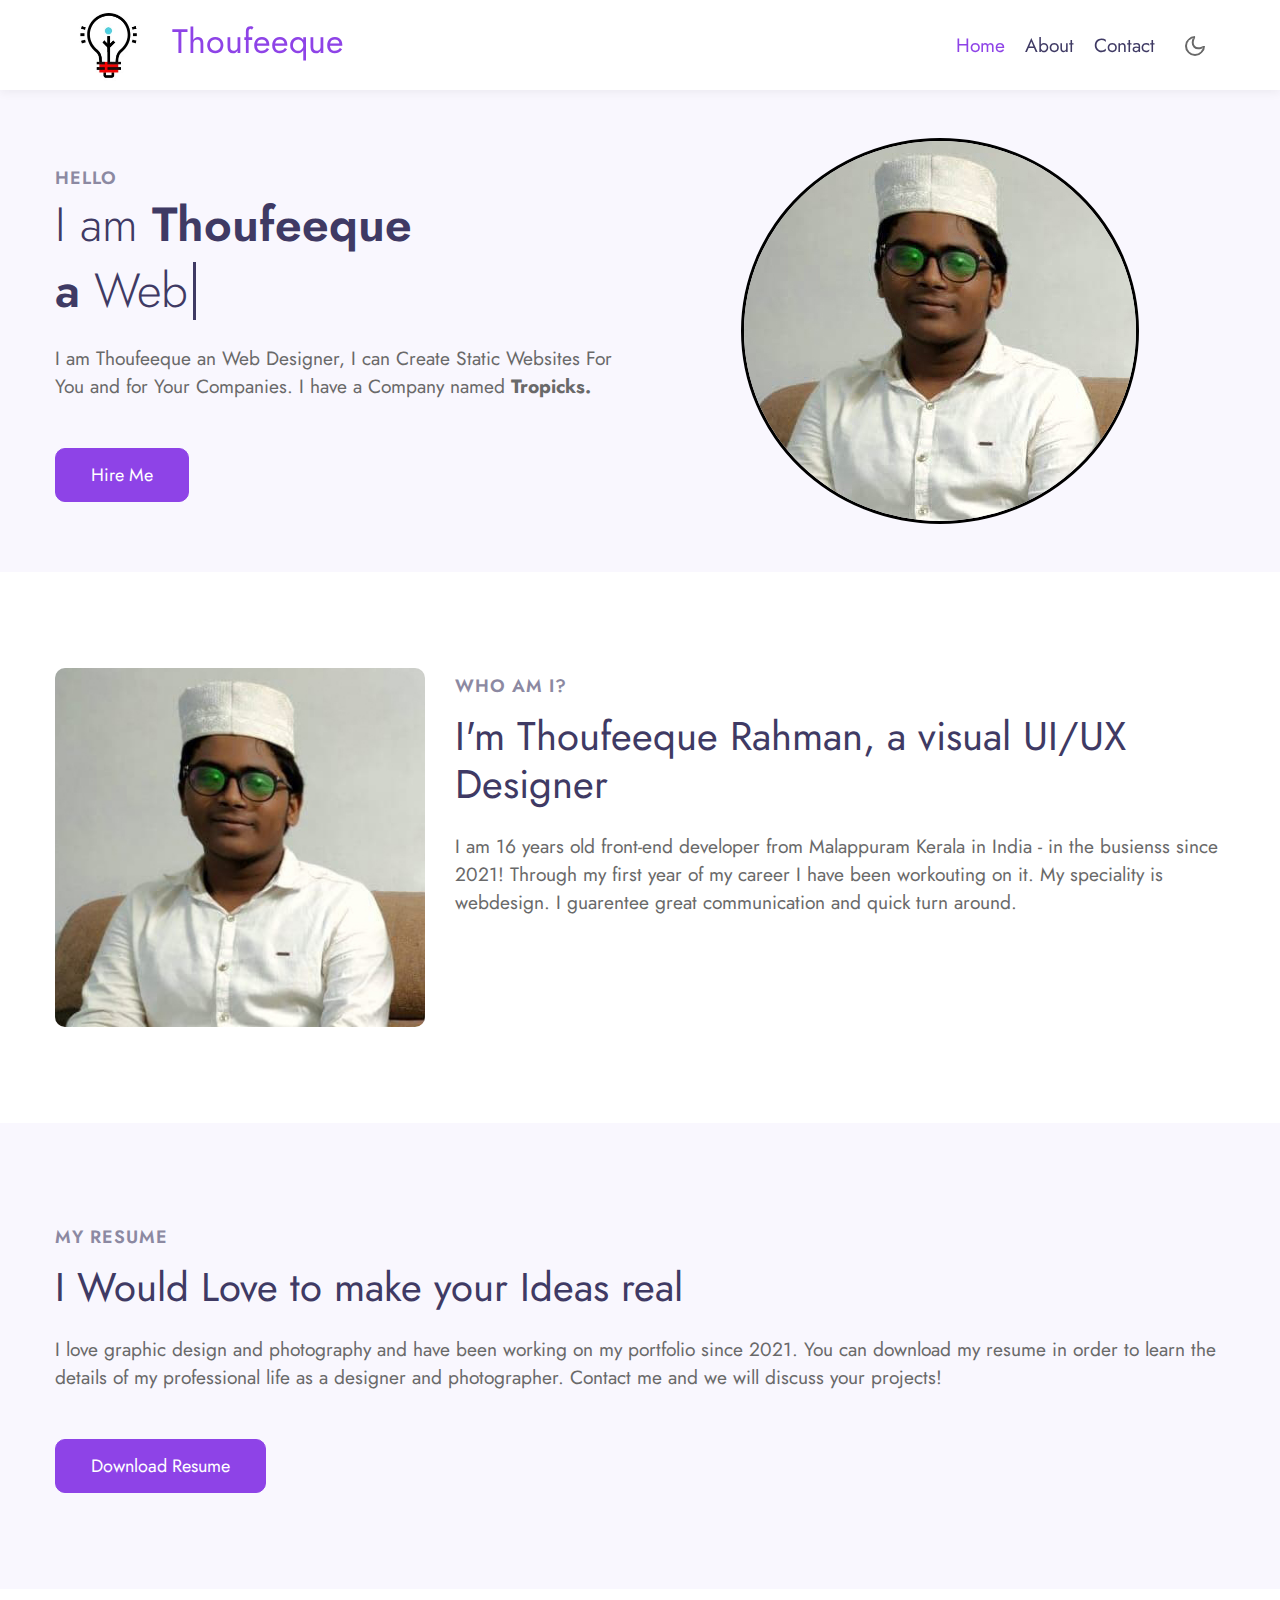
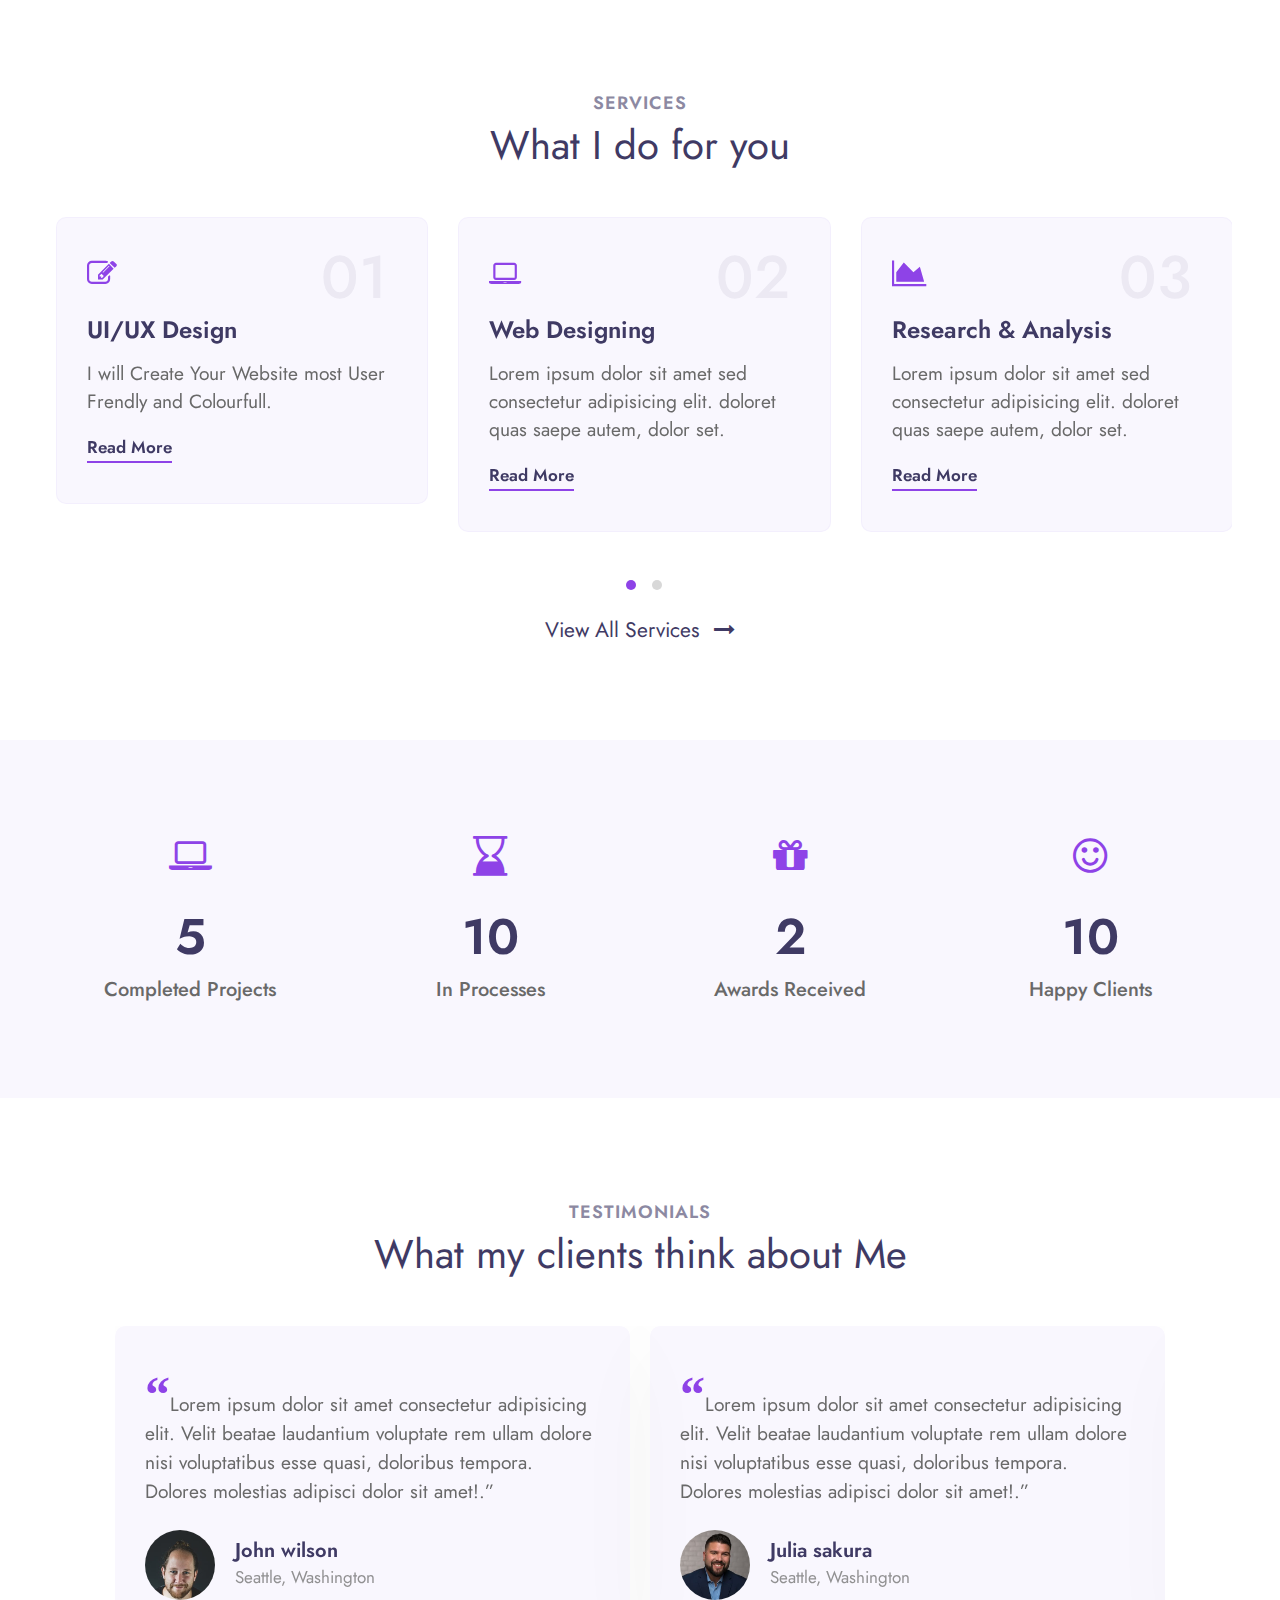
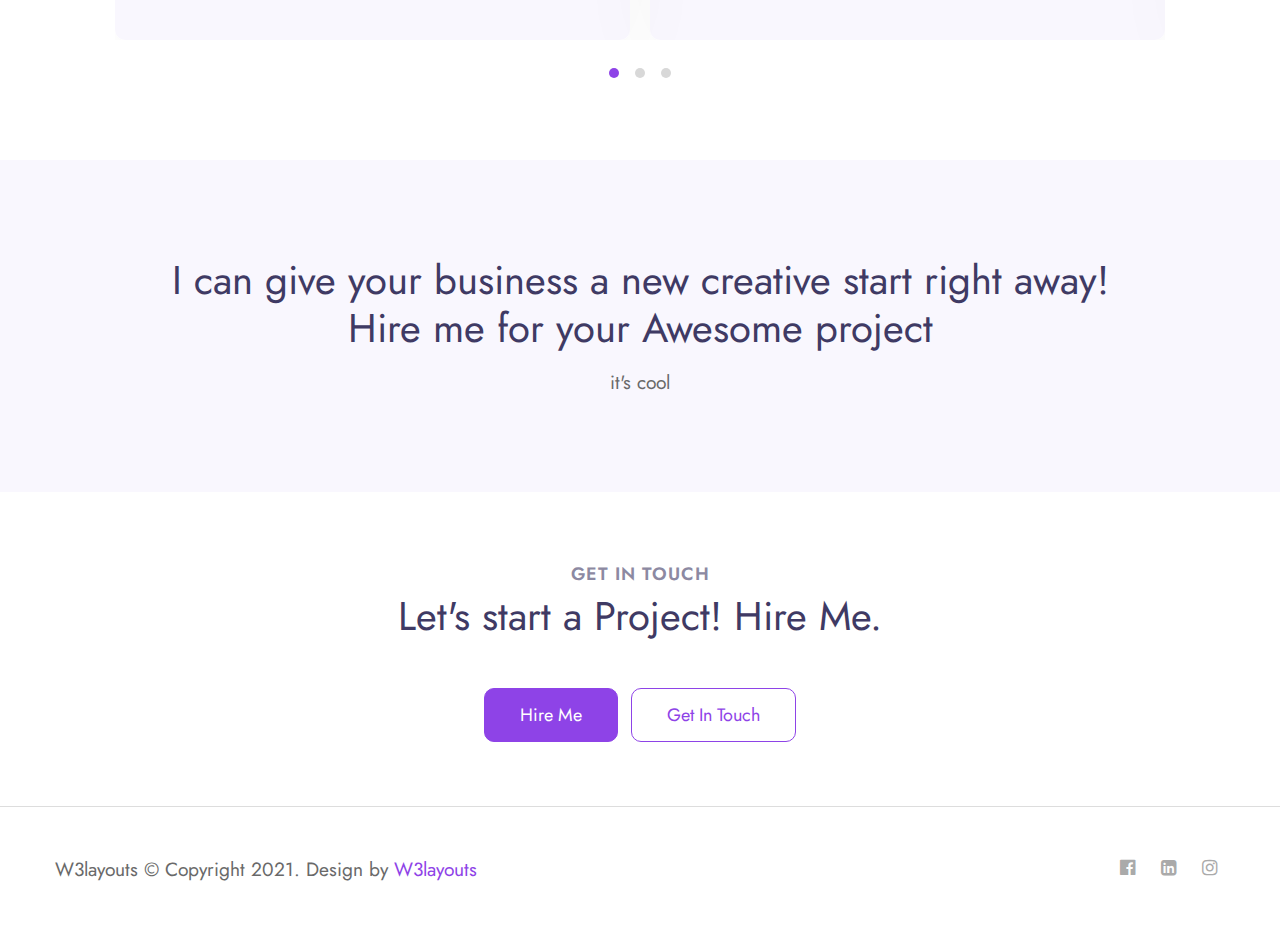
<file: index.html>
<!--
Author: W3layouts
Author URL: http://w3layouts.com
-->
<!doctype html>
<html lang="en">

<head>
  <!-- Required meta tags -->
  <meta charset="utf-8">
  <meta name="viewport" content="width=device-width, initial-scale=1, shrink-to-fit=no">

  <title>Tropicks New </title>
  <link rel="icon" href="assets/images/logo new.png" type="image/icon type">


  <!-- google fonts -->  
  <link href="//fonts.googleapis.com/css2?family=Jost:wght@300;400;600&display=swap" rel="stylesheet">

  <!-- Template CSS -->
  <link rel="stylesheet" href="assets/css/style-starter.css">
</head>

<body>
<!-- header -->
<header id="site-header" class="fixed-top">
  <div class="container">
      <nav class="navbar navbar-expand-lg stroke">
          <a class="navbar-brand" href="index.html">
            <img src="assets/images/onlinelogomaker-070621-1513-6368-500.jpg" alt="Tropicks" title="Tropicks" style="height:75px;" /> Thoufeeque
          </a>
          <!-- if logo is image enable this   
      <a class="navbar-brand" href="#index.html">
          <img src="image-path" alt="Your logo" title="Your logo" style="height:35px;" />
      </a> -->
          <button class="navbar-toggler  collapsed bg-gradient" type="button" data-toggle="collapse"
              data-target="#navbarTogglerDemo02" aria-controls="navbarTogglerDemo02" aria-expanded="false"
              aria-label="Toggle navigation">
              <span class="navbar-toggler-icon fa icon-expand fa-bars"></span>
              <span class="navbar-toggler-icon fa icon-close fa-times"></span>
              </span>
          </button>

          <div class="collapse navbar-collapse" id="navbarTogglerDemo02">
              <ul class="navbar-nav ml-auto">
                  <li class="nav-item active">
                      <a class="nav-link" href="index.html">Home <span class="sr-only">(current)</span></a>
                  </li>
                  <li class="nav-item @@about__active">
                      <a class="nav-link" href="about.html">About</a>
                  </li>
                  
                  <li class="nav-item @@contact__active">
                      <a class="nav-link" href="contact.html">Contact</a>
                  </li>
              </ul>
          </div>
          <!-- toggle switch for light and dark theme -->
          <div class="mobile-position">
              <nav class="navigation">
                  <div class="theme-switch-wrapper">
                      <label class="theme-switch" for="checkbox">
                          <input type="checkbox" id="checkbox">
                          <div class="mode-container">
                              <i class="gg-sun"></i>
                              <i class="gg-moon"></i>
                          </div>
                      </label>
                  </div>
              </nav>
          </div>
          <!-- //toggle switch for light and dark theme -->
      </nav>
  </div>
</header>
<!-- //header -->

<!-- banner section -->
<section id="home" class="w3l-banner py-5">
    <div class="container">
        <div class="row align-items-center">
            <div class="col-lg-6 col-sm-12 mt-lg-0 mt-4">
                <span class="title-small">Hello</span>
                <h1 class="mb-2 title"> <span>I am </span> Thoufeeque </h1>
                <h1 class="mb-4 title"> a <span class="typed-text"></span><span class="cursor">&nbsp</span></h1>
                <p  > I am Thoufeeque an Web Designer, I can Create Static Websites For You and for Your Companies. I have a Company named <a class="p1"  href="index.html" >Tropicks. </a>  </p>
                <div class="mt-sm-5 mt-4">
                    <a class="btn btn-primary btn-style mr-2" href="contact.html"> Hire Me </a>
                    
                </div>
            </div>
            <div class="col-lg-6 col-md-8 col-sm-10 mt-lg-0 mt-4">
                <div class="img-effect text-lg-center">
                    <img class="img-fi" src="assets/images/photo_2021-05-31_15-44-40.jpg" alt="myphoto" class="img-fluid">
                </div>
            </div>
        </div>
    </div>
</section>
<!-- //banner section -->

<!-- home page about section -->
<section class="w3l-index3" id="about">
    <div class="midd-w3 py-5">
        <div class="container py-lg-5 py-md-3">
            <div class="row">
                <div class="col-lg-4">
                    <div class="position-relative">
                        <img src="assets/images/photo_2021-05-31_15-44-40.jpg" alt="" class="radius-image img-fluid">
                    </div>
                </div>
                <div class="col-lg-8 mt-lg-0 mt-5">
                    <h5 class="title-small mb-2">Who am i?</h5>
                    <h3 class="title-big">I'm Thoufeeque Rahman, a visual UI/UX Designer</h3>
                    <p class="mt-4">I am 16 years old front-end developer from Malappuram Kerala in India - in the busienss since 2021!

                      Through my first year of my career I have been workouting on it. My
                      speciality is webdesign. I guarentee great communication and quick turn around.</p>
                    
                </div>
            </div>
        </div>
    </div>
</section>
<!-- //home page about section -->

<!-- home page second section -->
<div class="py-5 w3l-resume">
    <div class="container py-lg-5 py-3">
        <h5 class="title-small mb-2"> My resume</h5>
        <h3 class="title-big mb-4">I Would Love to make your Ideas real </h3>
        <p>I love graphic design and photography and have been working on my portfolio since 2021. You can download my
            resume in order to learn the details of my professional life as a designer and photographer. Contact me and
            we will discuss your projects!</p>
        <div class="mt-5">
            <a href="#download" class="btn btn-style btn-primary">Download resume</a>
        </div>
    </div>
</div>
<!-- //home page second section -->

<!-- home page services section -->
<section class="w3l-services">
    <div class="blog py-5" id="services">
        <div class="container py-lg-5">
            <h5 class="title-small text-center">Services</h5>
            <h3 class="title-big text-center mb-sm-5 mb-4">What I do for you</h3>
            <div class="row">
                <div class="col-md-12 mx-auto pr-2">
                    <div class="owl-two owl-carousel owl-theme">
                        <div class="item">
                            <div class="card">
                                <div class="box-wrap">
                                    <div class="icon">
                                        <span class="fa fa-pencil-square-o"></span>
                                    </div>
                                    <h4 class="number">01</h4>
                                    <h4><a href="#url">UI/UX Design</a></h4>
                                    <p>I will Create Your Website most User Frendly and Colourfull. </p>
                                    <a href="#read" class="read">Read more</a>
                                </div>
                            </div>
                        </div>

                        <div class="item">
                            <div class="card">
                                <div class="box-wrap">
                                    <div class="icon">
                                      <span class="fa fa-laptop"></span>
                                    </div>
                                    <h4 class="number">02</h4>
                                    <h4><a href="#url">Web Designing</a></h4>
                                    <p>Lorem ipsum dolor sit amet sed consectetur adipisicing elit.
                                      doloret quas saepe autem, dolor set.</p>
                                      <a href="#read" class="read">Read more</a>
                                  </div>
                            </div>
                        </div>

                        <div class="item">
                            <div class="card">
                                <div class="box-wrap">
                                    <div class="icon">
                                      <span class="fa fa-area-chart"></span>
                                    </div>
                                    <h4 class="number">03</h4>
                                    <h4><a href="#url">Research & Analysis</a></h4>
                                    <p>Lorem ipsum dolor sit amet sed consectetur adipisicing elit.
                                      doloret quas saepe autem, dolor set.</p>
                                      <a href="#read" class="read">Read more</a>
                                  </div>
                            </div>
                        </div>

                        <div class="item">
                            <div class="card">
                                <div class="box-wrap">
                                    <div class="icon">
                                        <span class="fa fa-pencil-square-o"></span>
                                    </div>
                                    <h4 class="number">04</h4>
                                    <h4><a href="#url">UI/UX Design</a></h4>
                                    <p>Lorem ipsum dolor sit amet sed consectetur adipisicing elit.
                                        doloret quas saepe autem, dolor set.</p>
                                    <a href="#read" class="read">Read more</a>
                                </div>
                            </div>
                        </div>

                        <div class="item">
                            <div class="card">
                                <div class="box-wrap">
                                    <div class="icon">
                                      <span class="fa fa-laptop"></span>
                                    </div>
                                    <h4 class="number">05</h4>
                                    <h4><a href="#url">Web Development</a></h4>
                                    <p>Lorem ipsum dolor sit amet sed consectetur adipisicing elit.
                                      doloret quas saepe autem, dolor set.</p>
                                      <a href="#read" class="read">Read more</a>
                                  </div>
                            </div>
                        </div>

                        <div class="item">
                            <div class="card">
                                <div class="box-wrap">
                                    <div class="icon">
                                      <span class="fa fa-area-chart"></span>
                                    </div>
                                    <h4 class="number">06</h4>
                                    <h4><a href="#url">Research & Analysis</a></h4>
                                    <p>Lorem ipsum dolor sit amet sed consectetur adipisicing elit.
                                      doloret quas saepe autem, dolor set.</p>
                                      <a href="#read" class="read">Read more</a>
                                  </div>
                            </div>
                        </div>
                    </div>
                </div>
            </div>
            <div class="mt-5 text-more">
                <p class="mt-4 pt-3 sample text-center">
                    <a href="services.html">View All Services <span class="pl-2 fa fa-long-arrow-right"></span></a>
                </p>
            </div>
        </div>
    </div>
</section>
<!-- //home page services section -->

<!-- stats -->
<section class="w3l-stats py-lg-5 py-4" id="stats">
    <div class="gallery-inner container py-md-5 py-4">
        <div class="row stats-con">
            <div class="col-sm-3 col-6 stats_info counter_grid">
                <span class="fa fa-laptop"></span>
                <p class="counter">5</p>
                <h4>Completed projects</h4>
            </div>
            <div class="col-sm-3 col-6 stats_info counter_grid1">
                <span class="fa fa-hourglass-end"></span>
                <p class="counter">10</p>
                <h4>In processes</h4>
            </div>
            <div class="col-sm-3 col-6 stats_info counter_grid mt-sm-0 mt-5">
                <span class="fa fa-gift"></span>
                <p class="counter">2</p>
                <h4>Awards Received</h4>
            </div>
            <div class="col-sm-3 col-6 stats_info counter_grid2 mt-sm-0 mt-5">
                <span class="fa fa-smile-o"></span>
                <p class="counter">10</p>
                <h4>Happy Clients</h4>
            </div>
        </div>
    </div>
</section>
<!-- //stats -->
<!-- testimonials -->
<section class="w3l-clients" id="clients">
    <!-- /grids -->
    <div class="cusrtomer-layout py-5">
        <div class="container py-lg-5 py-md-4">
            <div class="heading text-center mx-auto">
                <h6 class="title-small text-center">Testimonials</h6>
                <h3 class="title-big mb-md-5 mb-4">What my clients think about Me </h3>
            </div>
            <!-- /grids -->
            <div class="testimonial-width">
                <div id="owl-demo1" class="owl-carousel owl-theme mb-4">
                    <div class="item">
                        <div class="testimonial-content">
                            <div class="testimonial">
                                <blockquote>
                                    <q>Lorem ipsum dolor sit amet consectetur adipisicing elit. Velit beatae laudantium
                                        voluptate rem ullam dolore nisi voluptatibus esse quasi, doloribus tempora.
                                        Dolores molestias adipisci dolor sit amet!.</q>
                                </blockquote>
                                <div class="testi-des">
                                    <div class="test-img"><img src="assets/images/team1.jpg" class="img-fluid" alt="client-img">
                                    </div>
                                    <div class="peopl align-self">
                                        <h3>John wilson</h3>
                                        <p class="indentity">Seattle, Washington</p>
                                    </div>
                                </div>
                            </div>
                        </div>
                    </div>
                    <div class="item">
                        <div class="testimonial-content">
                            <div class="testimonial">
                                <blockquote>
                                    <q>Lorem ipsum dolor sit amet consectetur adipisicing elit. Velit beatae laudantium
                                        voluptate rem ullam dolore nisi voluptatibus esse quasi, doloribus tempora.
                                        Dolores molestias adipisci dolor sit amet!.</q>
                                </blockquote>
                                <div class="testi-des">
                                    <div class="test-img"><img src="assets/images/team2.jpg" class="img-fluid" alt="client-img">
                                    </div>
                                    <div class="peopl align-self">
                                        <h3>Julia sakura</h3>
                                        <p class="indentity">Seattle, Washington</p>
                                    </div>
                                </div>
                            </div>
                        </div>
                    </div>
                    <div class="item">
                        <div class="testimonial-content">
                            <div class="testimonial">
                                <blockquote>
                                    <q>Lorem ipsum dolor sit amet consectetur adipisicing elit. Velit beatae laudantium
                                        voluptate rem ullam dolore nisi voluptatibus esse quasi, doloribus tempora.
                                        Dolores molestias adipisci dolor sit amet!.</q>
                                </blockquote>
                                <div class="testi-des">
                                    <div class="test-img"><img src="assets/images/team3.jpg" class="img-fluid" alt="client-img">
                                    </div>
                                    <div class="peopl align-self">
                                        <h3>Roy Linderson</h3>
                                        <p class="indentity">Seattle, Washington</p>
                                    </div>
                                </div>
                            </div>
                        </div>
                    </div>
                    <div class="item">
                        <div class="testimonial-content">
                            <div class="testimonial">
                                <blockquote>
                                    <q>Lorem ipsum dolor sit amet consectetur adipisicing elit. Velit beatae laudantium
                                        voluptate rem ullam dolore nisi voluptatibus esse quasi, doloribus tempora.
                                        Dolores molestias adipisci dolor sit amet!.</q>
                                </blockquote>
                                <div class="testi-des">
                                    <div class="test-img"><img src="assets/images/team4.jpg" class="img-fluid" alt="client-img">
                                    </div>
                                    <div class="peopl align-self">
                                        <h3>Mike Thyson</h3>
                                        <p class="indentity">Seattle, Washington</p>
                                    </div>
                                </div>
                            </div>
                        </div>
                    </div>
                    <div class="item">
                        <div class="testimonial-content">
                            <div class="testimonial">
                                <blockquote>
                                    <q>Lorem ipsum dolor sit amet consectetur adipisicing elit. Velit beatae laudantium
                                        voluptate rem ullam dolore nisi voluptatibus esse quasi, doloribus tempora.
                                        Dolores molestias adipisci dolor sit amet!.</q>
                                </blockquote>
                                <div class="testi-des">
                                    <div class="test-img"><img src="assets/images/team2.jpg" class="img-fluid" alt="client-img">
                                    </div>
                                    <div class="peopl align-self">
                                        <h3>Laura gill</h3>
                                        <p class="indentity">Seattle, Washington</p>
                                    </div>
                                </div>
                            </div>
                        </div>
                    </div>
                    <div class="item">
                        <div class="testimonial-content">
                            <div class="testimonial">
                                <blockquote>
                                    <q>Lorem ipsum dolor sit amet consectetur adipisicing elit. Velit beatae laudantium
                                        voluptate rem ullam dolore nisi voluptatibus esse quasi, doloribus tempora.
                                        Dolores molestias adipisci dolor sit amet!.</q>
                                </blockquote>
                                <div class="testi-des">
                                    <div class="test-img"><img src="assets/images/team3.jpg" class="img-fluid" alt="client-img">
                                    </div>
                                    <div class="peopl align-self">
                                        <h3>Smith Johnson</h3>
                                        <p class="indentity">Seattle, Washington</p>
                                    </div>
                                </div>
                            </div>
                        </div>
                    </div>
                </div>
            </div>
        </div>
        <!-- /grids -->
    </div>
    <!-- //grids -->
</section>
<!-- //testimonials -->

<!-- home page video popup section -->
<section class="w3l-index5" id="about">
    <div class="new-block py-5">
        <div class="container py-lg-5">
            <div class="middle-section text-center">
                <div class="section-width">
                    <h3 class="title-big">I can give your business a new creative start right away! Hire me for your
                        Awesome project</h3>
                    <p class="mt-3"> it's cool</p>
                </div>
                

                <!-- dialog itself, mfp-hide class is required to make dialog hidden -->
              <!--  <div id="small-dialog" class="zoom-anim-dialog mfp-hide">
                    <iframe src="https://www.youtube.com/embed/Z_KspIX1oXU" allowfullscreen></iframe>
                </div>-->
            </div>
        </div>
    </div>
</section>
<!-- //home page video popup section -->

 <!-- freelance hire me -->
 <section class="w3l-grid-quote text-center py-5">
   <div class="container py-3">
     <h6 class="title-small">Get in touch</h6>
     <h3 class="title-big mb-md-5 mb-4">Let's start a Project! Hire Me.</h3>
     <a href="contact.html" class="btn btn-style btn-primary mr-2">Hire Me </a>
     <a href="contact.html" class="btn btn-style btn-outline-primary">Get in touch</a>
   </div>
 </section>
 <!-- //freelance hire me -->
 
<!-- Footer -->
<section class="w3l-footer py-sm-5 py-4">
  <div class="container">
    <div class="footer-content">
      <div class="row">
        <div class="col-lg-8 footer-left">
          <p class="m-0">W3layouts © Copyright 2021. Design by <a href="https://w3layouts.com">W3layouts</a></p>
        </div>
        <div class="col-lg-4 footer-right text-lg-right text-center mt-lg-0 mt-3">
          <ul class="social m-0 p-0">
            <li><a href="https://www.facebook.com/tropu.thoufeeq/"><span class="fa fa-facebook-official"></span></a></li>
            <li><a href="https://www.linkedin.com/in/thoufeeque-rahman-a70692217/"><span class="fa fa-linkedin-square"></span></a></li>
            <li><a href="https://www.instagram.com/tropu.thoufeeq/"><span class="fa fa-instagram"></span></a></li>
            
          </ul>
        </div>
      </div>
    </div>
  </div>

  <!-- move top -->
  <button onclick="topFunction()" id="movetop" title="Go to top">
    <span class="fa fa-angle-up"></span>
  </button>
  <script>
    // When the user scrolls down 20px from the top of the document, show the button
    window.onscroll = function () {
      scrollFunction()
    };

    function scrollFunction() {
      if (document.body.scrollTop > 20 || document.documentElement.scrollTop > 20) {
        document.getElementById("movetop").style.display = "block";
      } else {
        document.getElementById("movetop").style.display = "none";
      }
    }

    // When the user clicks on the button, scroll to the top of the document
    function topFunction() {
      document.body.scrollTop = 0;
      document.documentElement.scrollTop = 0;
    }
  </script>
  <!-- /move top -->
</section>
<!-- //Footer -->

<!-- all js scripts and files here -->

<script src="assets/js/theme-change.js"></script><!-- theme switch js (light and dark)-->

<script src="assets/js/jquery-3.3.1.min.js"></script><!-- default jQuery -->

<!-- /typig-text-->
<script>
  const typedTextSpan = document.querySelector(".typed-text");
  const cursorSpan = document.querySelector(".cursor");

  const textArray = ["Web designer", "UI/UX Designer", "Freelancer" ];
  const typingDelay = 200;
  const erasingDelay = 10;
  const newTextDelay = 100; // Delay between current and next text
  let textArrayIndex = 0;
  let charIndex = 0;

  function type() {
    if (charIndex < textArray[textArrayIndex].length) {
      if (!cursorSpan.classList.contains("typing")) cursorSpan.classList.add("typing");
      typedTextSpan.textContent += textArray[textArrayIndex].charAt(charIndex);
      charIndex++;
      setTimeout(type, typingDelay);
    } else {
      cursorSpan.classList.remove("typing");
      setTimeout(erase, newTextDelay);
    }
  }

  function erase() {
    if (charIndex > 0) {
      // add class 'typing' if there's none
      if (!cursorSpan.classList.contains("typing")) {
        cursorSpan.classList.add("typing");
      }
      typedTextSpan.textContent = textArray[textArrayIndex].substring(0, 0);
      charIndex--;
      setTimeout(erase, erasingDelay);
    } else {
      cursorSpan.classList.remove("typing");
      textArrayIndex++;
      if (textArrayIndex >= textArray.length) textArrayIndex = 0;
      setTimeout(type, typingDelay);
    }
  }

  document.addEventListener("DOMContentLoaded", function () { // On DOM Load initiate the effect
    if (textArray.length) setTimeout(type, newTextDelay + 250);
  });
</script>
<!-- //typig-text-->

<!-- services owlcarousel -->
<script src="assets/js/owl.carousel.js"></script>

<!-- script for services -->
<script>
  $(document).ready(function () {
    $('.owl-two').owlCarousel({
      loop: true,
      margin: 30,
      nav: false,
      responsiveClass: true,
      autoplay: false,
      autoplayTimeout: 5000,
      autoplaySpeed: 1000,
      autoplayHoverPause: false,
      responsive: {
        0: {
          items: 1,
          nav: false
        },
        480: {
          items: 1,
          nav: false
        },
        700: {
          items: 1,
          nav: false
        },
        1090: {
          items: 3,
          nav: false
        }
      }
    })
  })
</script>
<!-- //script for services -->

<!-- script for tesimonials carousel slider -->
<script>
  $(document).ready(function () {
    $("#owl-demo1").owlCarousel({
      loop: true,
      margin: 20,
      nav: false,
      responsiveClass: true,
      responsive: {
        0: {
          items: 1,
          nav: false
        },
        736: {
          items: 1,
          nav: false
        },
        1000: {
          items: 2,
          nav: false,
          loop: false
        }
      }
    })
  })
</script>
<!-- //script for tesimonials carousel slider -->

<!-- video popup -->
<script src="assets/js/jquery.magnific-popup.min.js"></script>
<script>
  $(document).ready(function () {
    $('.popup-with-zoom-anim').magnificPopup({
      type: 'inline',

      fixedContentPos: false,
      fixedBgPos: true,

      overflowY: 'auto',

      closeBtnInside: true,
      preloader: false,

      midClick: true,
      removalDelay: 300,
      mainClass: 'my-mfp-zoom-in'
    });

    $('.popup-with-move-anim').magnificPopup({
      type: 'inline',

      fixedContentPos: false,
      fixedBgPos: true,

      overflowY: 'auto',

      closeBtnInside: true,
      preloader: false,

      midClick: true,
      removalDelay: 300,
      mainClass: 'my-mfp-slide-bottom'
    });
  });
</script>
<!-- //video popup -->

<!-- stats number counter-->
<script src="assets/js/jquery.waypoints.min.js"></script>
<script src="assets/js/jquery.countup.js"></script>
<script>
  $('.counter').countUp();
</script>
<!-- //stats number counter -->

<!-- disable body scroll which navbar is in active -->
<script>
  $(function () {
    $('.navbar-toggler').click(function () {
      $('body').toggleClass('noscroll');
    })
  });
</script>
<!-- disable body scroll which navbar is in active -->

<!--/MENU-JS-->
<script>
  $(window).on("scroll", function () {
    var scroll = $(window).scrollTop();

    if (scroll >= 80) {
      $("#site-header").addClass("nav-fixed");
    } else {
      $("#site-header").removeClass("nav-fixed");
    }
  });

  //Main navigation Active Class Add Remove
  $(".navbar-toggler").on("click", function () {
    $("header").toggleClass("active");
  });
  $(document).on("ready", function () {
    if ($(window).width() > 991) {
      $("header").removeClass("active");
    }
    $(window).on("resize", function () {
      if ($(window).width() > 991) {
        $("header").removeClass("active");
      }
    });
  });
</script>
<!--//MENU-JS-->

<!-- bootstrap js -->
<script src="assets/js/bootstrap.min.js"></script>

</body>

</html>
</file>
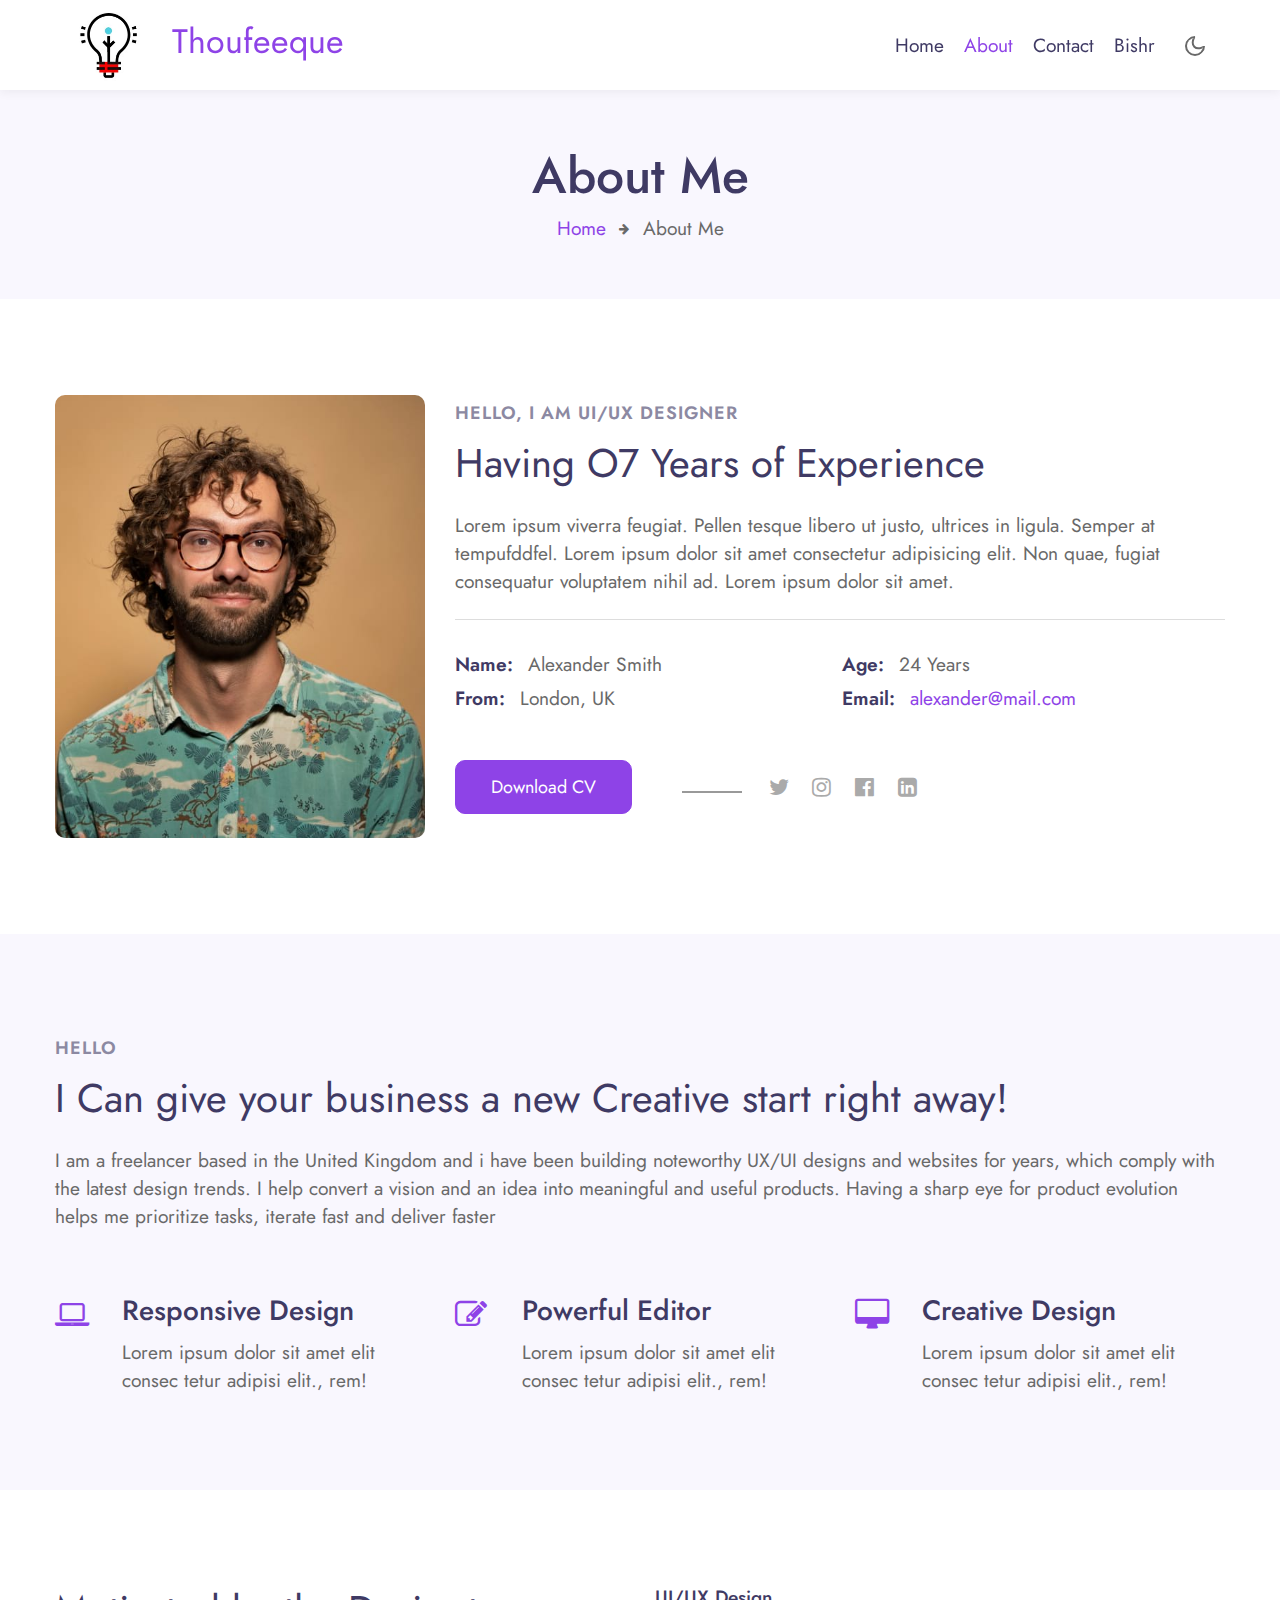
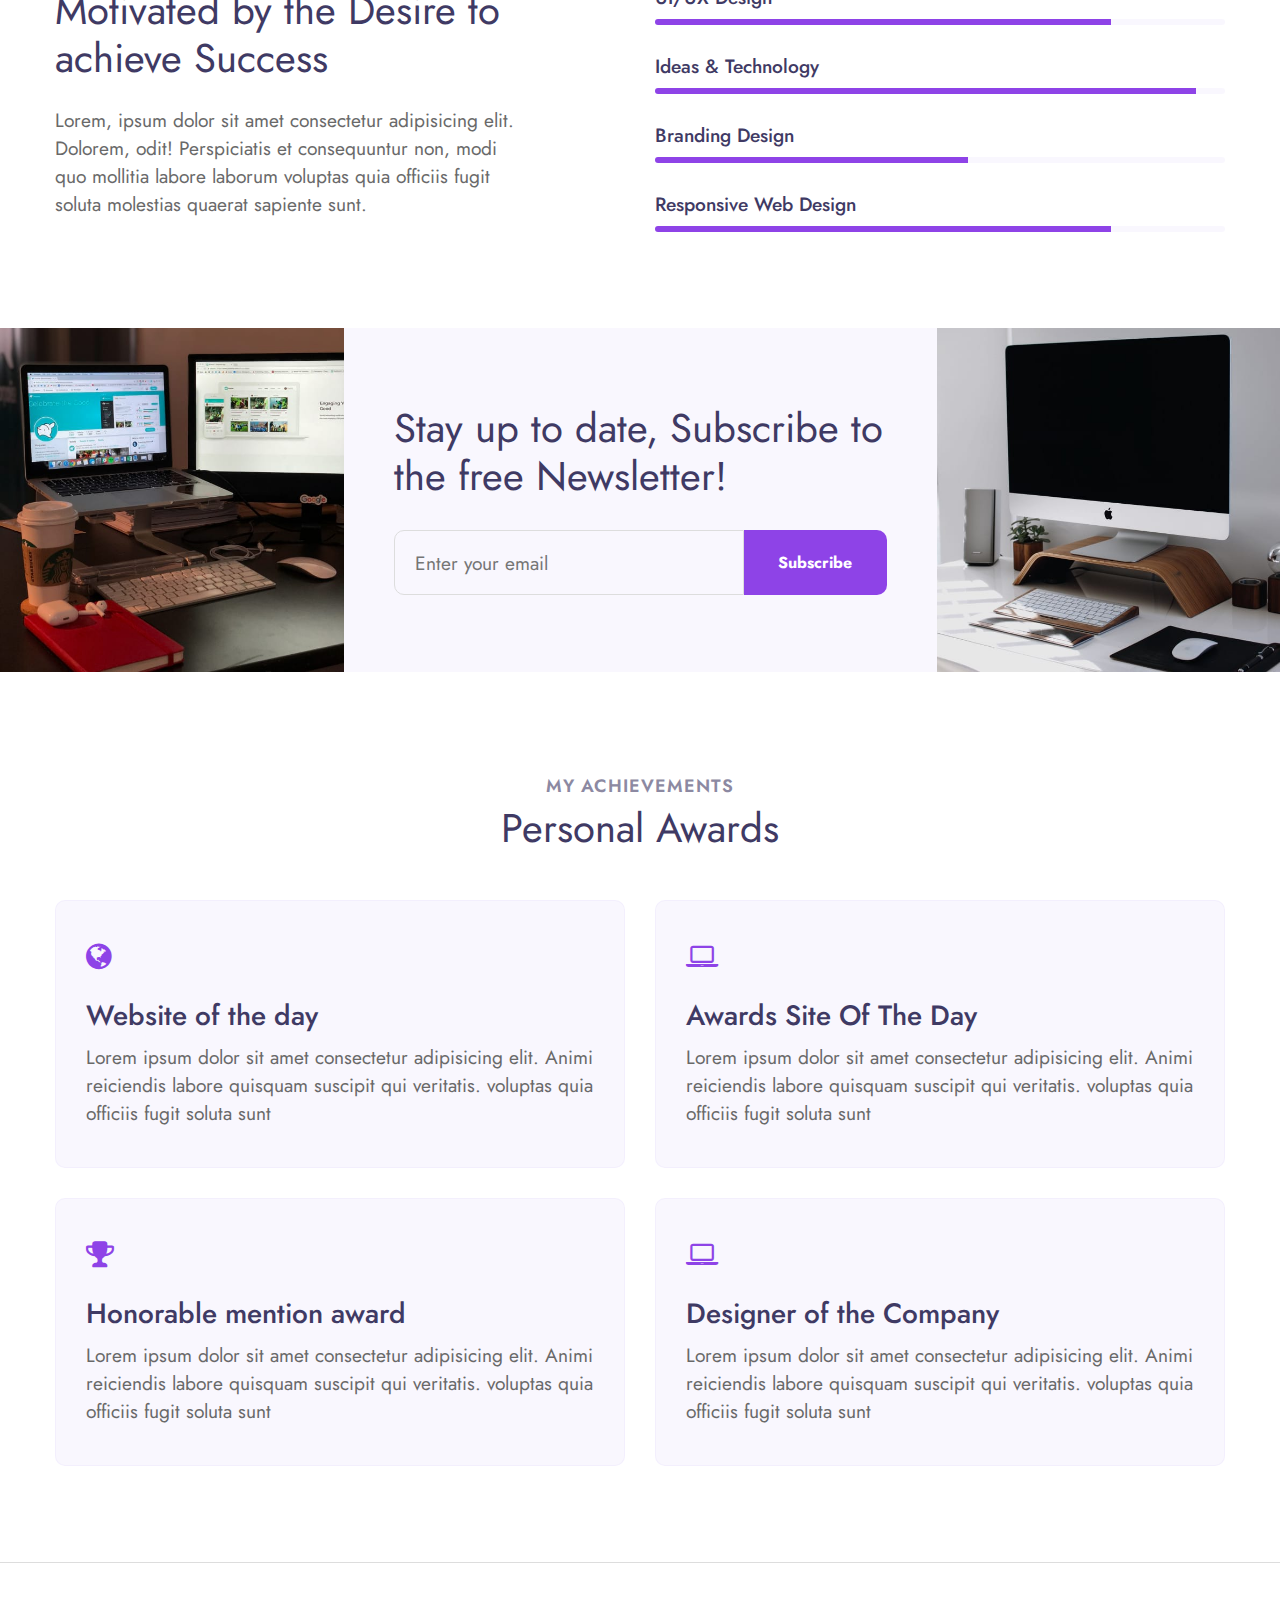
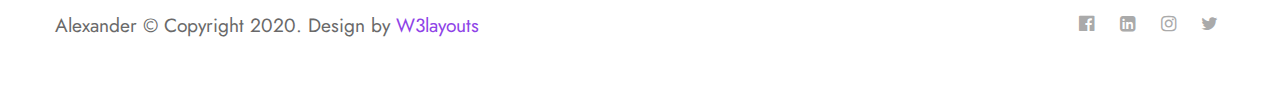
<file: about.html>
<!--
Author: W3layouts
Author URL: http://w3layouts.com
-->
<!doctype html>
<html lang="en">

<head>
  <!-- Required meta tags -->
  <meta charset="utf-8">
  <meta name="viewport" content="width=device-width, initial-scale=1, shrink-to-fit=no">

  <title>About me | </title>

  <!-- google fonts -->  
  <link href="//fonts.googleapis.com/css2?family=Jost:wght@300;400;600&display=swap" rel="stylesheet">

  <!-- Template CSS -->
  <link rel="stylesheet" href="assets/css/style-starter.css">
</head>

<body>
<!-- header -->
<header id="site-header" class="fixed-top">
  <div class="container">
      <nav class="navbar navbar-expand-lg stroke">
        <a class="navbar-brand" href="index.html">
          <img src="assets/images/onlinelogomaker-070621-1513-6368-500.jpg" alt="Tropicks" title="Tropicks" style="height:75px;" /> Thoufeeque
        </a>
          <!-- if logo is image enable this   
      <a class="navbar-brand" href="#index.html">
          <img src="image-path" alt="Your logo" title="Your logo" style="height:35px;" />
      </a> -->
          <button class="navbar-toggler  collapsed bg-gradient" type="button" data-toggle="collapse"
              data-target="#navbarTogglerDemo02" aria-controls="navbarTogglerDemo02" aria-expanded="false"
              aria-label="Toggle navigation">
              <span class="navbar-toggler-icon fa icon-expand fa-bars"></span>
              <span class="navbar-toggler-icon fa icon-close fa-times"></span>
              </span>
          </button>

          <div class="collapse navbar-collapse" id="navbarTogglerDemo02">
              <ul class="navbar-nav ml-auto">
                  <li class="nav-item @@home__active">
                      <a class="nav-link" href="index.html">Home <span class="sr-only">(current)</span></a>
                  </li>
                  <li class="nav-item active">
                      <a class="nav-link" href="about.html">About</a>
                  </li>
                  
                  <li class="nav-item @@contact__active">
                      <a class="nav-link" href="contact.html">Contact</a>
                  </li>
                  <li class="nav-item @@bish__active">
                    <a class="nav-link" href="bishr.html">bishr</a>
                </li>
                  
              </ul>
          </div>
          <!-- toggle switch for light and dark theme -->
          <div class="mobile-position">
              <nav class="navigation">
                  <div class="theme-switch-wrapper">
                      <label class="theme-switch" for="checkbox">
                          <input type="checkbox" id="checkbox">
                          <div class="mode-container">
                              <i class="gg-sun"></i>
                              <i class="gg-moon"></i>
                          </div>
                      </label>
                  </div>
              </nav>
          </div>
          <!-- //toggle switch for light and dark theme -->
      </nav>
  </div>
</header>
<!-- //header -->

<!-- about breadcrumb -->
<section class="w3l-about-breadcrumb text-center">
    <div class="breadcrumb-bg breadcrumb-bg-about py-sm-5 py-4">
        <div class="container py-2">
            <h2 class="title">About Me</h2>
            <ul class="breadcrumbs-custom-path mt-2">
                <li><a href="#url">Home</a></li>
                <li class="active"><span class="fa fa-arrow-right mx-2" aria-hidden="true"></span> About Me </li>
            </ul>
        </div>
    </div>
</section>
<!-- //about breadcrumb -->

<!-- about page about section -->
<section class="w3l-aboutblock1" id="about">
    <div class="midd-w3 py-5">
        <div class="container py-lg-5 py-md-3">
            <div class="row">
                <div class="col-lg-4">
                    <div class="position-relative">
                        <img src="assets/images/myphoto1.jpg" alt="" class="radius-image img-fluid">
                    </div>
                </div>
                <div class="col-lg-8 mt-lg-0 mt-5">
                    <h5 class="title-small mb-2">Hello, I am UI/UX Designer</h5>
                    <h3 class="title-big">Having O7 Years of Experience</h3>
                    <p class="mt-4">Lorem ipsum viverra feugiat. Pellen tesque libero ut justo,
                        ultrices in ligula. Semper at tempufddfel. Lorem ipsum dolor sit amet consectetur adipisicing
                        elit. Non quae, fugiat consequatur voluptatem nihil ad. Lorem ipsum dolor sit amet.</p>
                    <div class="my-info mt-4">
                        <div class="single-info"><span>Name:</span>
                            <p>Alexander Smith</p>
                        </div>
                        <div class="single-info"><span>Age:</span>
                            <p>24 Years</p>
                        </div>
                        <div class="single-info"><span>From:</span>
                            <p>London, UK</p>
                        </div>
                        <div class="single-info"><span>Email:</span>
                            <p><a href="mailto:alexander@mail.com">alexander@mail.com</a></p>
                        </div>
                    </div>
                    <div class="my-social mt-lg-5 mt-4">
                        <a href="#download" class="btn btn-style btn-primary">Download CV</a>
                        <ul class="social m-0 p-0">
                            <li><a href="#twitter"><span class="fa fa-twitter"></span></a></li>
                            <li><a href="#instagram"><span class="fa fa-instagram"></span></a></li>
                            <li><a href="#facebook"><span class="fa fa-facebook-official"></span></a></li>
                            <li><a href="#linkedin"><span class="fa fa-linkedin-square"></span></a></li>
                          </ul>
                    </div>
                </div>
            </div>
        </div>
    </div>
</section>
<!-- //about page about section -->

<!-- about page second section -->
<div class="py-5 w3l-resume">
    <div class="container py-lg-5 py-3">
        <h5 class="title-small mb-2"> Hello</h5>
        <h3 class="title-big mb-4">I Can give your business a new Creative start right away! </h3>
        <p>I am a freelancer based in the United Kingdom and i have been building noteworthy UX/UI designs and websites
            for years, which comply with the latest design trends. I help convert a vision and an idea into meaningful
            and useful products. Having a sharp eye for product evolution helps me prioritize tasks, iterate fast and
            deliver faster</p>
        <div class="row features-w3pvt-main mt-5 pt-md-3" id="features">
            <div class="col-lg-4 col-md-6 feature-gird">
                <div class="row features-hny-inner-gd">
                    <div class="col-md-2 col-2 featured_grid_left">
                        <div class="icon_left_grid">
                            <span class="fa fa-laptop" aria-hidden="true"></span>
                        </div>
                    </div>
                    <div class="col-md-10 col-10 featured_grid_right_info">
                        <h4><a class="link-hny" href="#url">Responsive Design </a></h4>
                        <p>Lorem ipsum dolor sit amet elit consec tetur adipisi elit., rem!</p>
                    </div>
                </div>
            </div>
            <div class="col-lg-4 col-md-6 feature-gird mt-md-0 mt-4">
                <div class="row features-hny-inner-gd">
                    <div class="col-md-2 col-2 featured_grid_left">
                        <div class="icon_left_grid">
                            <span class="fa fa-pencil-square-o" aria-hidden="true"></span>
                        </div>
                    </div>
                    <div class="col-md-10 col-10 featured_grid_right_info">
                        <h4><a class="link-hny" href="#url">Powerful Editor </a></h4>
                        <p>Lorem ipsum dolor sit amet elit consec tetur adipisi elit., rem!</p>
                    </div>
                </div>
            </div>
            <div class="col-lg-4 col-md-6 feature-gird mt-lg-0 mt-md-5 mt-4">
                <div class="row features-hny-inner-gd">
                    <div class="col-md-2 col-2 featured_grid_left">
                        <div class="icon_left_grid">
                            <span class="fa fa-desktop" aria-hidden="true"></span>
                        </div>
                    </div>
                    <div class="col-md-10 col-10 featured_grid_right_info">
                        <h4><a class="link-hny" href="#url">Creative Design </a></h4>
                        <p>Lorem ipsum dolor sit amet elit consec tetur adipisi elit., rem!</p>
                    </div>
                </div>
            </div>

        </div>
    </div>
</div>
<!-- //about page about section -->

<!-- about page third section -->
<section class="w3l-content-6 py-5">
    <div class="content-6-mian py-lg-5 py-md-4">
        <div class="container">
            <div class="content-info-in row">
                <div class="content-gd col-lg-5">
                    <h3 class="title-big mb-4">Motivated by the Desire to achieve Success</h3>
                    <p>Lorem, ipsum dolor sit amet consectetur adipisicing elit. Dolorem, odit! Perspiciatis et
                        consequuntur non, modi quo mollitia labore laborum voluptas quia officiis fugit soluta molestias
                        quaerat sapiente sunt.
                    </p>
                </div>
                <div class="content-gd col-lg-6 offset-lg-1">
                    <div class="progress-info">
                        <h6 class="progress-tittle">UI/UX Design</h6>
                        <div class="progress">
                            <div class="progress-bar progress-bar-striped" role="progressbar" style="width: 80%"
                                aria-valuenow="80" aria-valuemin="0" aria-valuemax="100">
                            </div>
                        </div>
                    </div>
                    <div class="progress-info">
                        <h6 class="progress-tittle">Ideas & Technology
                        </h6>
                        <div class="progress">
                            <div class="progress-bar progress-bar-striped" role="progressbar" style="width: 95%"
                                aria-valuenow="95" aria-valuemin="0" aria-valuemax="100">
                            </div>
                        </div>
                    </div>
                    <div class="progress-info">
                        <h6 class="progress-tittle">Branding Design</h6>
                        <div class="progress">
                            <div class="progress-bar progress-bar-striped" role="progressbar" style="width: 55%"
                                aria-valuenow="55" aria-valuemin="0" aria-valuemax="100">
                            </div>
                        </div>
                    </div>
                    <div class="progress-info mb-0">
                        <h6 class="progress-tittle">Responsive Web Design</h6>
                        <div class="progress">
                            <div class="progress-bar progress-bar-striped" role="progressbar" style="width: 80%"
                                aria-valuenow="80" aria-valuemin="0" aria-valuemax="100">
                            </div>
                        </div>
                    </div>
                </div>
            </div>
        </div>
    </div>
</section>
<!-- about page third section -->

<!-- subscribe block -->
<div class="abouthy-img-grids">
    <div class="img-one">
        <img src="assets/images/g5.jpg" alt=" " class="img-fluid">
    </div>
    <div class="img-one content-mid">
        <h3 class="title-big"> Stay up to date, Subscribe to the free Newsletter! </h3>
        <form action="#url" method="GET" class="subscribe-form">
            <input type="email" name="email" placeholder="Enter your email" required>
            <button type="submit" class="btn">Subscribe</button>
          </form>

    </div>
    <div class="img-one">
        <img src="assets/images/g3.jpg" alt=" " class="img-fluid">
    </div>
</div>
<!-- //subscribe block -->

<!-- achievements block -->
<section class="w3l-services">
    <div class="w3l-achievements py-5" id="services">
        <div class="container py-lg-5">
            <h5 class="title-small text-center">My achievements</h5>
            <h3 class="title-big text-center mb-sm-5 mb-4">Personal Awards</h3>
            <div class="row">
                <div class="col-lg-6 item">
                    <div class="card">
                        <div class="box-wrap">
                            <div class="icon">
                                <span class="fa fa-globe"></span>
                            </div>
                            <h4><a href="#url">Website of the day</a></h4>
                            <p>Lorem ipsum dolor sit amet consectetur adipisicing elit. Animi reiciendis labore quisquam
                                suscipit qui veritatis. voluptas quia officiis fugit soluta sunt</p>
                        </div>
                    </div>
                </div>

                <div class="col-lg-6 item">
                    <div class="card">
                        <div class="box-wrap">
                            <div class="icon">
                                <span class="fa fa-laptop"></span>
                            </div>
                            <h4><a href="#url"> Awards Site Of The Day</a></h4>
                            <p>Lorem ipsum dolor sit amet consectetur adipisicing elit. Animi reiciendis labore quisquam
                                suscipit qui veritatis. voluptas quia officiis fugit soluta sunt</p>
                        </div>
                    </div>
                </div>

                <div class="col-lg-6 item">
                    <div class="card">
                        <div class="box-wrap mb-lg-0">
                            <div class="icon">
                                <span class="fa fa-trophy"></span>
                            </div>
                            <h4><a href="#url">Honorable mention award</a></h4>
                            <p>Lorem ipsum dolor sit amet consectetur adipisicing elit. Animi reiciendis labore quisquam
                                suscipit qui veritatis. voluptas quia officiis fugit soluta sunt</p>
                        </div>
                    </div>
                </div>

                <div class="col-lg-6 item">
                    <div class="card">
                        <div class="box-wrap mb-0">
                            <div class="icon">
                                <span class="fa fa-laptop"></span>
                            </div>
                            <h4><a href="#url">Designer of the Company</a></h4>
                            <p>Lorem ipsum dolor sit amet consectetur adipisicing elit. Animi reiciendis labore quisquam
                                suscipit qui veritatis. voluptas quia officiis fugit soluta sunt</p>
                        </div>
                    </div>
                </div>

            </div>
        </div>
    </div>
</section>
<!-- //achievements block -->

<!-- Footer -->
<section class="w3l-footer py-sm-5 py-4">
  <div class="container">
    <div class="footer-content">
      <div class="row">
        <div class="col-lg-8 footer-left">
          <p class="m-0">Alexander © Copyright 2020. Design by <a href="https://w3layouts.com">W3layouts</a></p>
        </div>
        <div class="col-lg-4 footer-right text-lg-right text-center mt-lg-0 mt-3">
          <ul class="social m-0 p-0">
            <li><a href="#facebook"><span class="fa fa-facebook-official"></span></a></li>
            <li><a href="#linkedin"><span class="fa fa-linkedin-square"></span></a></li>
            <li><a href="#instagram"><span class="fa fa-instagram"></span></a></li>
            <li><a href="#twitter"><span class="fa fa-twitter"></span></a></li>
          </ul>
        </div>
      </div>
    </div>
  </div>

  <!-- move top -->
  <button onclick="topFunction()" id="movetop" title="Go to top">
    <span class="fa fa-angle-up"></span>
  </button>
  <script>
    // When the user scrolls down 20px from the top of the document, show the button
    window.onscroll = function () {
      scrollFunction()
    };

    function scrollFunction() {
      if (document.body.scrollTop > 20 || document.documentElement.scrollTop > 20) {
        document.getElementById("movetop").style.display = "block";
      } else {
        document.getElementById("movetop").style.display = "none";
      }
    }

    // When the user clicks on the button, scroll to the top of the document
    function topFunction() {
      document.body.scrollTop = 0;
      document.documentElement.scrollTop = 0;
    }
  </script>
  <!-- /move top -->
</section>
<!-- //Footer -->

<!-- all js scripts and files here -->

<script src="assets/js/theme-change.js"></script><!-- theme switch js (light and dark)-->

<script src="assets/js/jquery-3.3.1.min.js"></script><!-- default jQuery -->

<!-- /typig-text-->
<script>
  const typedTextSpan = document.querySelector(".typed-text");
  const cursorSpan = document.querySelector(".cursor");

  const textArray = ["UI/UX Designer", "Freelancer", "Web developer"];
  const typingDelay = 200;
  const erasingDelay = 10;
  const newTextDelay = 100; // Delay between current and next text
  let textArrayIndex = 0;
  let charIndex = 0;

  function type() {
    if (charIndex < textArray[textArrayIndex].length) {
      if (!cursorSpan.classList.contains("typing")) cursorSpan.classList.add("typing");
      typedTextSpan.textContent += textArray[textArrayIndex].charAt(charIndex);
      charIndex++;
      setTimeout(type, typingDelay);
    } else {
      cursorSpan.classList.remove("typing");
      setTimeout(erase, newTextDelay);
    }
  }

  function erase() {
    if (charIndex > 0) {
      // add class 'typing' if there's none
      if (!cursorSpan.classList.contains("typing")) {
        cursorSpan.classList.add("typing");
      }
      typedTextSpan.textContent = textArray[textArrayIndex].substring(0, 0);
      charIndex--;
      setTimeout(erase, erasingDelay);
    } else {
      cursorSpan.classList.remove("typing");
      textArrayIndex++;
      if (textArrayIndex >= textArray.length) textArrayIndex = 0;
      setTimeout(type, typingDelay);
    }
  }

  document.addEventListener("DOMContentLoaded", function () { // On DOM Load initiate the effect
    if (textArray.length) setTimeout(type, newTextDelay + 250);
  });
</script>
<!-- //typig-text-->

<!-- services owlcarousel -->
<script src="assets/js/owl.carousel.js"></script>

<!-- script for services -->
<script>
  $(document).ready(function () {
    $('.owl-two').owlCarousel({
      loop: true,
      margin: 30,
      nav: false,
      responsiveClass: true,
      autoplay: false,
      autoplayTimeout: 5000,
      autoplaySpeed: 1000,
      autoplayHoverPause: false,
      responsive: {
        0: {
          items: 1,
          nav: false
        },
        480: {
          items: 1,
          nav: false
        },
        700: {
          items: 1,
          nav: false
        },
        1090: {
          items: 3,
          nav: false
        }
      }
    })
  })
</script>
<!-- //script for services -->

<!-- script for tesimonials carousel slider -->
<script>
  $(document).ready(function () {
    $("#owl-demo1").owlCarousel({
      loop: true,
      margin: 20,
      nav: false,
      responsiveClass: true,
      responsive: {
        0: {
          items: 1,
          nav: false
        },
        736: {
          items: 1,
          nav: false
        },
        1000: {
          items: 2,
          nav: false,
          loop: false
        }
      }
    })
  })
</script>
<!-- //script for tesimonials carousel slider -->

<!-- video popup -->
<script src="assets/js/jquery.magnific-popup.min.js"></script>
<script>
  $(document).ready(function () {
    $('.popup-with-zoom-anim').magnificPopup({
      type: 'inline',

      fixedContentPos: false,
      fixedBgPos: true,

      overflowY: 'auto',

      closeBtnInside: true,
      preloader: false,

      midClick: true,
      removalDelay: 300,
      mainClass: 'my-mfp-zoom-in'
    });

    $('.popup-with-move-anim').magnificPopup({
      type: 'inline',

      fixedContentPos: false,
      fixedBgPos: true,

      overflowY: 'auto',

      closeBtnInside: true,
      preloader: false,

      midClick: true,
      removalDelay: 300,
      mainClass: 'my-mfp-slide-bottom'
    });
  });
</script>
<!-- //video popup -->

<!-- stats number counter-->
<script src="assets/js/jquery.waypoints.min.js"></script>
<script src="assets/js/jquery.countup.js"></script>
<script>
  $('.counter').countUp();
</script>
<!-- //stats number counter -->

<!-- disable body scroll which navbar is in active -->
<script>
  $(function () {
    $('.navbar-toggler').click(function () {
      $('body').toggleClass('noscroll');
    })
  });
</script>
<!-- disable body scroll which navbar is in active -->

<!--/MENU-JS-->
<script>
  $(window).on("scroll", function () {
    var scroll = $(window).scrollTop();

    if (scroll >= 80) {
      $("#site-header").addClass("nav-fixed");
    } else {
      $("#site-header").removeClass("nav-fixed");
    }
  });

  //Main navigation Active Class Add Remove
  $(".navbar-toggler").on("click", function () {
    $("header").toggleClass("active");
  });
  $(document).on("ready", function () {
    if ($(window).width() > 991) {
      $("header").removeClass("active");
    }
    $(window).on("resize", function () {
      if ($(window).width() > 991) {
        $("header").removeClass("active");
      }
    });
  });
</script>
<!--//MENU-JS-->

<!-- bootstrap js -->
<script src="assets/js/bootstrap.min.js"></script>

</body>

</html>
</file>
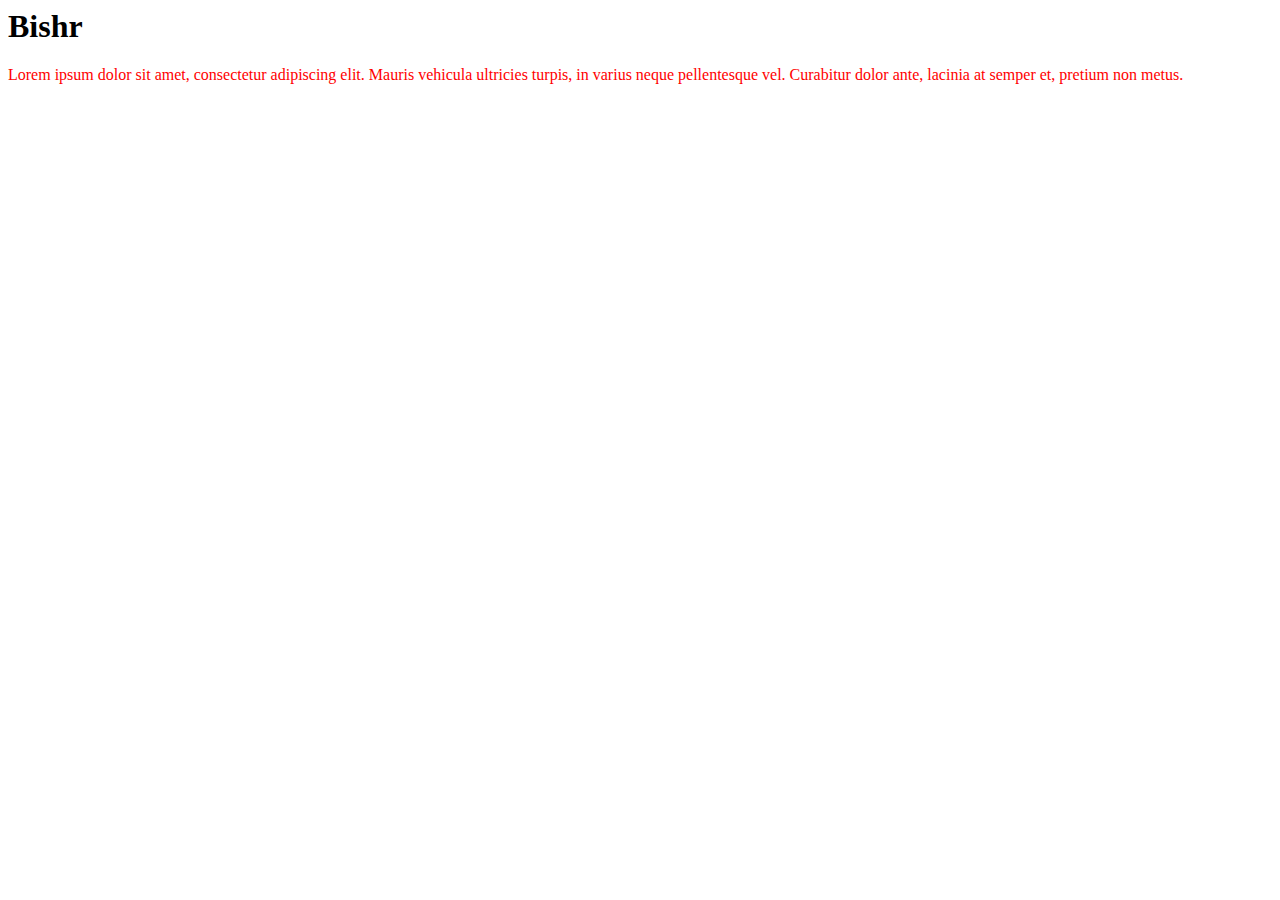
<file: bishr.html>
<html>
    <head>
        <title></title>
    </head>
    <body>
        <h1>Bishr</h1>
        <p style="color:red">Lorem ipsum dolor sit amet, consectetur adipiscing elit. Mauris vehicula ultricies turpis, in varius neque pellentesque vel. Curabitur dolor ante, lacinia at semper et, pretium non metus. </p>
        
    </body>
</html>
</file>
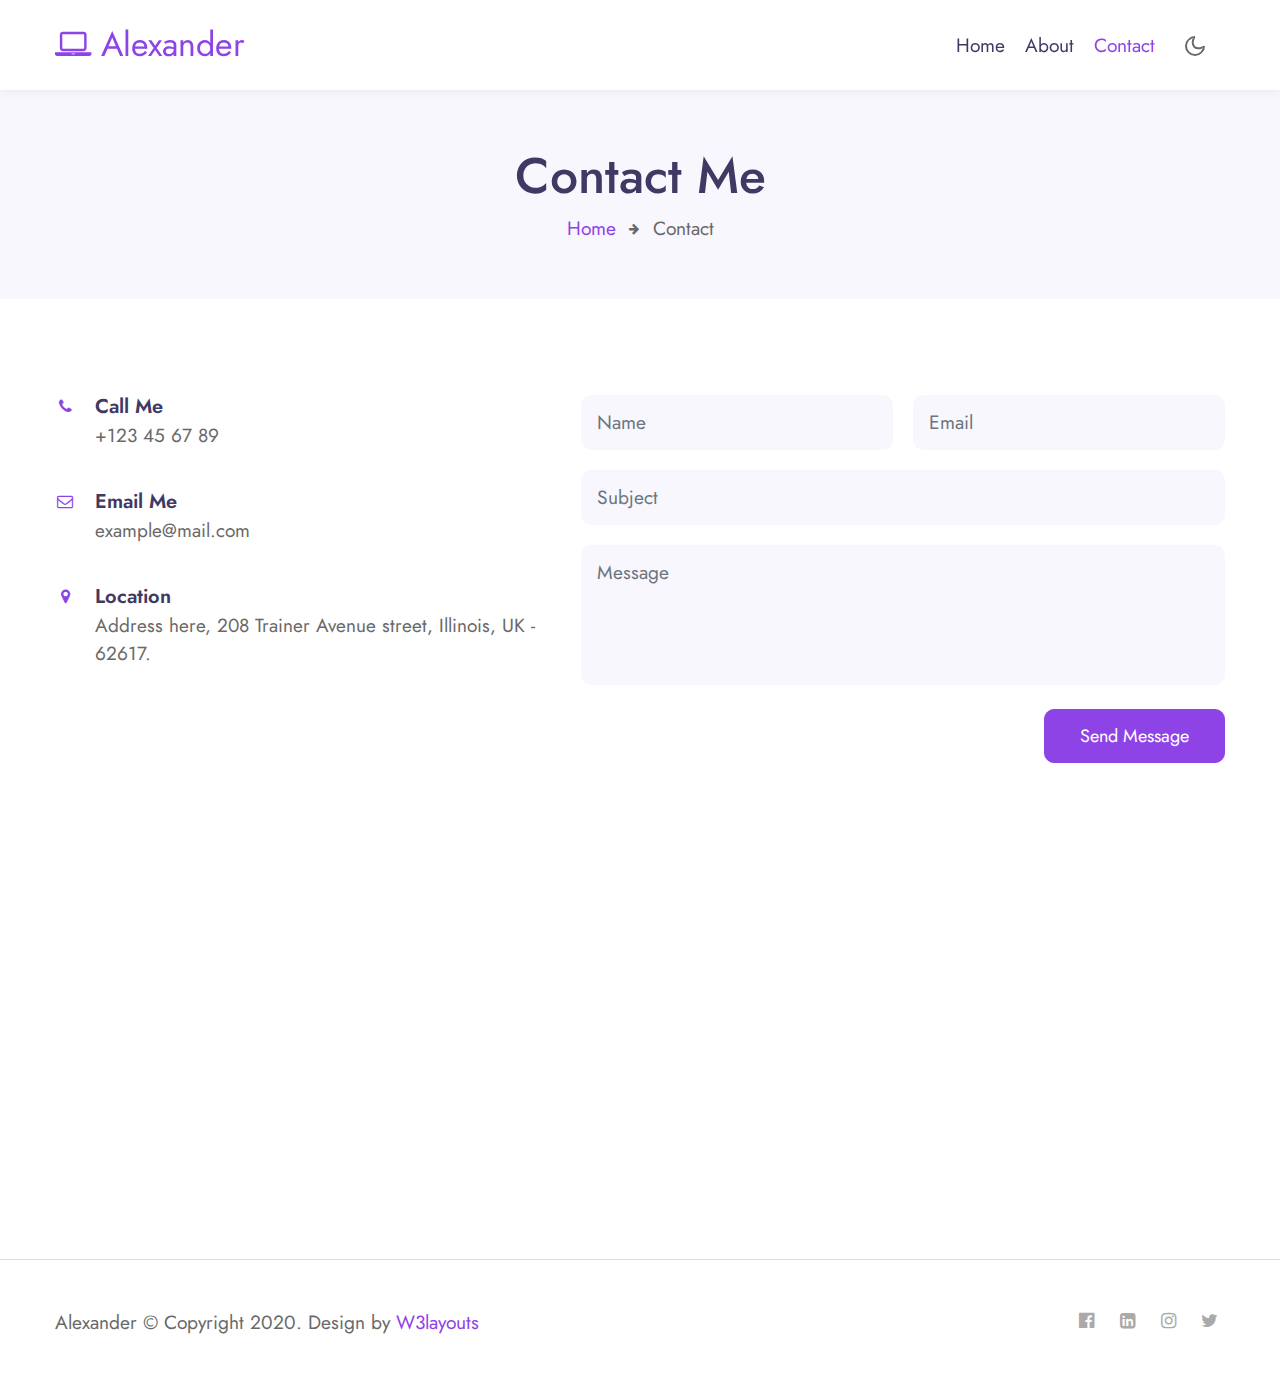
<file: contact.html>
<!--
Author: W3layouts
Author URL: http://w3layouts.com
-->
<!doctype html>
<html lang="en">

<head>
  <!-- Required meta tags -->
  <meta charset="utf-8">
  <meta name="viewport" content="width=device-width, initial-scale=1, shrink-to-fit=no">

  <title>Alexander Personal Portfolio Category Bootstrap Responsive Website Template | Contact : W3layouts</title>

  <!-- google fonts -->  
  <link href="//fonts.googleapis.com/css2?family=Jost:wght@300;400;600&display=swap" rel="stylesheet">

  <!-- Template CSS -->
  <link rel="stylesheet" href="assets/css/style-starter.css">
</head>

<body>
<!-- header -->
<header id="site-header" class="fixed-top">
  <div class="container">
      <nav class="navbar navbar-expand-lg stroke">
          <a class="navbar-brand" href="index.html">
              <span class="fa fa-laptop"></span> Alexander
          </a>
          <!-- if logo is image enable this   
      <a class="navbar-brand" href="#index.html">
          <img src="image-path" alt="Your logo" title="Your logo" style="height:35px;" />
      </a> -->
          <button class="navbar-toggler  collapsed bg-gradient" type="button" data-toggle="collapse"
              data-target="#navbarTogglerDemo02" aria-controls="navbarTogglerDemo02" aria-expanded="false"
              aria-label="Toggle navigation">
              <span class="navbar-toggler-icon fa icon-expand fa-bars"></span>
              <span class="navbar-toggler-icon fa icon-close fa-times"></span>
              </span>
          </button>

          <div class="collapse navbar-collapse" id="navbarTogglerDemo02">
              <ul class="navbar-nav ml-auto">
                  <li class="nav-item @@home__active">
                      <a class="nav-link" href="index.html">Home <span class="sr-only">(current)</span></a>
                  </li>
                  <li class="nav-item @@about__active">
                      <a class="nav-link" href="about.html">About</a>
                  </li>
                  <li class="nav-item active">
                      <a class="nav-link" href="contact.html">Contact</a>
                  </li>
              </ul>
          </div>
          <!-- toggle switch for light and dark theme -->
          <div class="mobile-position">
              <nav class="navigation">
                  <div class="theme-switch-wrapper">
                      <label class="theme-switch" for="checkbox">
                          <input type="checkbox" id="checkbox">
                          <div class="mode-container">
                              <i class="gg-sun"></i>
                              <i class="gg-moon"></i>
                          </div>
                      </label>
                  </div>
              </nav>
          </div>
          <!-- //toggle switch for light and dark theme -->
      </nav>
  </div>
</header>
<!-- //header -->

<!-- contact breadcrumb -->
<section class="w3l-about-breadcrumb text-center">
    <div class="breadcrumb-bg breadcrumb-bg-about py-sm-5 py-4">
        <div class="container py-2">
            <h2 class="title">Contact Me</h2>
            <ul class="breadcrumbs-custom-path mt-2">
                <li><a href="#url">Home</a></li>
                <li class="active"><span class="fa fa-arrow-right mx-2" aria-hidden="true"></span> Contact </li>
            </ul>
        </div>
    </div>
</section>
<!-- contact breadcrumb -->

<!-- contact block -->
<!-- contact1 -->
<section class="w3l-contact-1 py-5">
    <div class="contacts-9 py-lg-5 py-md-4">
        <div class="container">
            <div class="d-grid contact-view">
                <div class="cont-details">
                    <div class="cont-top">
                        <div class="cont-left text-center">
                            <span class="fa fa-phone text-primary"></span>
                        </div>
                        <div class="cont-right">
                            <h6>Call Me</h6>
                            <p><a href="tel:+44 99 555 42">+123 45 67 89</a></p>
                        </div>
                    </div>
                    <div class="cont-top margin-up">
                        <div class="cont-left text-center">
                            <span class="fa fa-envelope-o text-primary"></span>
                        </div>
                        <div class="cont-right">
                            <h6>Email Me</h6>
                            <p><a href="mailto:example@mail.com" class="mail">example@mail.com</a></p>
                        </div>
                    </div>
                    <div class="cont-top margin-up">
                        <div class="cont-left text-center">
                            <span class="fa fa-map-marker text-primary"></span>
                        </div>
                        <div class="cont-right">
                            <h6>Location</h6>
                            <p>Address here, 208 Trainer Avenue street, Illinois, UK - 62617.</p>
                        </div>
                    </div>
                </div>
                <div class="map-content-9">
                    <form action="https://sendmail.w3layouts.com/submitForm" method="post">
                        <div class="twice-two">
                            <input type="text" class="form-control" name="w3lName" id="w3lName" placeholder="Name"
                                required="">
                            <input type="email" class="form-control" name="w3lSender" id="w3lSender" placeholder="Email"
                                required="">
                        </div>
                        <div class="twice">
                            <input type="text" class="form-control" name="w3lSubject" id="w3lSubject"
                                placeholder="Subject" required="">
                        </div>
                        <textarea name="w3lMessage" class="form-control" id="w3lMessage" placeholder="Message"
                            required=""></textarea>
                        <div class="text-right">
                            <button type="submit" class="btn btn-primary btn-style mt-4">Send Message</button>
                        </div>
                    </form>
                </div>
            </div>
        </div>
    </div>
</section>
<!-- /contact1 -->
<div class="map-iframe">
    <iframe
        src="https://www.google.com/maps/embed?pb=!1m18!1m12!1m3!1d317718.69319292053!2d-0.3817765050863085!3d51.528307984912544!2m3!1f0!2f0!3f0!3m2!1i1024!2i768!4f13.1!3m3!1m2!1s0x47d8a00baf21de75%3A0x52963a5addd52a99!2sLondon%2C+UK!5e0!3m2!1sen!2spl!4v1562654563739!5m2!1sen!2spl"
        width="100%" height="400" frameborder="0" style="border: 0px;" allowfullscreen=""></iframe>
</div>
<!-- //contact block -->
<!-- Footer -->
<section class="w3l-footer py-sm-5 py-4">
  <div class="container">
    <div class="footer-content">
      <div class="row">
        <div class="col-lg-8 footer-left">
          <p class="m-0">Alexander © Copyright 2020. Design by <a href="https://w3layouts.com">W3layouts</a></p>
        </div>
        <div class="col-lg-4 footer-right text-lg-right text-center mt-lg-0 mt-3">
          <ul class="social m-0 p-0">
            <li><a href="#facebook"><span class="fa fa-facebook-official"></span></a></li>
            <li><a href="#linkedin"><span class="fa fa-linkedin-square"></span></a></li>
            <li><a href="#instagram"><span class="fa fa-instagram"></span></a></li>
            <li><a href="#twitter"><span class="fa fa-twitter"></span></a></li>
          </ul>
        </div>
      </div>
    </div>
  </div>

  <!-- move top -->
  <button onclick="topFunction()" id="movetop" title="Go to top">
    <span class="fa fa-angle-up"></span>
  </button>
  <script>
    // When the user scrolls down 20px from the top of the document, show the button
    window.onscroll = function () {
      scrollFunction()
    };

    function scrollFunction() {
      if (document.body.scrollTop > 20 || document.documentElement.scrollTop > 20) {
        document.getElementById("movetop").style.display = "block";
      } else {
        document.getElementById("movetop").style.display = "none";
      }
    }

    // When the user clicks on the button, scroll to the top of the document
    function topFunction() {
      document.body.scrollTop = 0;
      document.documentElement.scrollTop = 0;
    }
  </script>
  <!-- /move top -->
</section>
<!-- //Footer -->

<!-- all js scripts and files here -->

<script src="assets/js/theme-change.js"></script><!-- theme switch js (light and dark)-->

<script src="assets/js/jquery-3.3.1.min.js"></script><!-- default jQuery -->

<!-- /typig-text-->
<script>
  const typedTextSpan = document.querySelector(".typed-text");
  const cursorSpan = document.querySelector(".cursor");

  const textArray = ["UI/UX Designer", "Freelancer", "Web developer"];
  const typingDelay = 200;
  const erasingDelay = 10;
  const newTextDelay = 100; // Delay between current and next text
  let textArrayIndex = 0;
  let charIndex = 0;

  function type() {
    if (charIndex < textArray[textArrayIndex].length) {
      if (!cursorSpan.classList.contains("typing")) cursorSpan.classList.add("typing");
      typedTextSpan.textContent += textArray[textArrayIndex].charAt(charIndex);
      charIndex++;
      setTimeout(type, typingDelay);
    } else {
      cursorSpan.classList.remove("typing");
      setTimeout(erase, newTextDelay);
    }
  }

  function erase() {
    if (charIndex > 0) {
      // add class 'typing' if there's none
      if (!cursorSpan.classList.contains("typing")) {
        cursorSpan.classList.add("typing");
      }
      typedTextSpan.textContent = textArray[textArrayIndex].substring(0, 0);
      charIndex--;
      setTimeout(erase, erasingDelay);
    } else {
      cursorSpan.classList.remove("typing");
      textArrayIndex++;
      if (textArrayIndex >= textArray.length) textArrayIndex = 0;
      setTimeout(type, typingDelay);
    }
  }

  document.addEventListener("DOMContentLoaded", function () { // On DOM Load initiate the effect
    if (textArray.length) setTimeout(type, newTextDelay + 250);
  });
</script>
<!-- //typig-text-->

<!-- services owlcarousel -->
<script src="assets/js/owl.carousel.js"></script>

<!-- script for services -->
<script>
  $(document).ready(function () {
    $('.owl-two').owlCarousel({
      loop: true,
      margin: 30,
      nav: false,
      responsiveClass: true,
      autoplay: false,
      autoplayTimeout: 5000,
      autoplaySpeed: 1000,
      autoplayHoverPause: false,
      responsive: {
        0: {
          items: 1,
          nav: false
        },
        480: {
          items: 1,
          nav: false
        },
        700: {
          items: 1,
          nav: false
        },
        1090: {
          items: 3,
          nav: false
        }
      }
    })
  })
</script>
<!-- //script for services -->

<!-- script for tesimonials carousel slider -->
<script>
  $(document).ready(function () {
    $("#owl-demo1").owlCarousel({
      loop: true,
      margin: 20,
      nav: false,
      responsiveClass: true,
      responsive: {
        0: {
          items: 1,
          nav: false
        },
        736: {
          items: 1,
          nav: false
        },
        1000: {
          items: 2,
          nav: false,
          loop: false
        }
      }
    })
  })
</script>
<!-- //script for tesimonials carousel slider -->

<!-- video popup -->
<script src="assets/js/jquery.magnific-popup.min.js"></script>
<script>
  $(document).ready(function () {
    $('.popup-with-zoom-anim').magnificPopup({
      type: 'inline',

      fixedContentPos: false,
      fixedBgPos: true,

      overflowY: 'auto',

      closeBtnInside: true,
      preloader: false,

      midClick: true,
      removalDelay: 300,
      mainClass: 'my-mfp-zoom-in'
    });

    $('.popup-with-move-anim').magnificPopup({
      type: 'inline',

      fixedContentPos: false,
      fixedBgPos: true,

      overflowY: 'auto',

      closeBtnInside: true,
      preloader: false,

      midClick: true,
      removalDelay: 300,
      mainClass: 'my-mfp-slide-bottom'
    });
  });
</script>
<!-- //video popup -->

<!-- stats number counter-->
<script src="assets/js/jquery.waypoints.min.js"></script>
<script src="assets/js/jquery.countup.js"></script>
<script>
  $('.counter').countUp();
</script>
<!-- //stats number counter -->

<!-- disable body scroll which navbar is in active -->
<script>
  $(function () {
    $('.navbar-toggler').click(function () {
      $('body').toggleClass('noscroll');
    })
  });
</script>
<!-- disable body scroll which navbar is in active -->

<!--/MENU-JS-->
<script>
  $(window).on("scroll", function () {
    var scroll = $(window).scrollTop();

    if (scroll >= 80) {
      $("#site-header").addClass("nav-fixed");
    } else {
      $("#site-header").removeClass("nav-fixed");
    }
  });

  //Main navigation Active Class Add Remove
  $(".navbar-toggler").on("click", function () {
    $("header").toggleClass("active");
  });
  $(document).on("ready", function () {
    if ($(window).width() > 991) {
      $("header").removeClass("active");
    }
    $(window).on("resize", function () {
      if ($(window).width() > 991) {
        $("header").removeClass("active");
      }
    });
  });
</script>
<!--//MENU-JS-->

<!-- bootstrap js -->
<script src="assets/js/bootstrap.min.js"></script>

</body>

</html>
</file>
<file: assets/css/style-starter.css>
@charset "UTF-8";
/*--
Author: W3layouts
Author URL: http://w3layouts.com
--*/
/*!
 * Bootstrap v4.4.1 (https://getbootstrap.com/)
 * Copyright 2011-2019 The Bootstrap Authors
 * Copyright 2011-2019 Twitter, Inc.
 * Licensed under MIT (https://github.com/twbs/bootstrap/blob/master/LICENSE)
 */
:root {
  --blue: #007bff;
  --indigo: #6610f2;
  --purple: #6f42c1;
  --pink: #e83e8c;
  --red: #dc3545;
  --orange: #fd7e14;
  --yellow: #ffc107;
  --green: #28a745;
  --teal: #20c997;
  --cyan: #17a2b8;
  --white: #fff;
  --gray: #6c757d;
  --gray-dark: #343a40;
  --primary: #8e43e7;
  --secondary: #273c66;
  --success: #28a745;
  --info: #17a2b8;
  --warning: #ffc107;
  --danger: #dc3545;
  --light: #f8f9fa;
  --dark: #343a40;
  --breakpoint-xs: 0;
  --breakpoint-sm: 576px;
  --breakpoint-md: 768px;
  --breakpoint-lg: 992px;
  --breakpoint-xl: 1200px;
  --font-family-sans-serif: -apple-system, BlinkMacSystemFont, "Segoe UI", Roboto, "Helvetica Neue", Arial, "Noto Sans", sans-serif, "Apple Color Emoji", "Segoe UI Emoji", "Segoe UI Symbol", "Noto Color Emoji";
  --font-family-monospace: SFMono-Regular, Menlo, Monaco, Consolas, "Liberation Mono", "Courier New", monospace; }

*,
*::before,
*::after {
  box-sizing: border-box; }

html {
  font-family: sans-serif;
  line-height: 1.15;
  -webkit-text-size-adjust: 100%;
  -webkit-tap-highlight-color: rgba(0, 0, 0, 0); }

article, aside, figcaption, figure, footer, header, hgroup, main, nav, section {
  display: block; }

body {
  margin: 0;
  font-family: -apple-system, BlinkMacSystemFont, "Segoe UI", Roboto, "Helvetica Neue", Arial, "Noto Sans", sans-serif, "Apple Color Emoji", "Segoe UI Emoji", "Segoe UI Symbol", "Noto Color Emoji";
  font-size: 1rem;
  font-weight: 400;
  line-height: 1.5;
  color: #212529;
  text-align: left;
  background-color: #fff; }

[tabindex="-1"]:focus:not(:focus-visible) {
  outline: 0 !important; }

hr {
  box-sizing: content-box;
  height: 0;
  overflow: visible; }

h1, h2, h3, h4, h5, h6 {
  margin-top: 0;
  margin-bottom: 0.5rem; }

p {
  margin-top: 0;
  margin-bottom: 1rem; }

abbr[title],
abbr[data-original-title] {
  text-decoration: underline;
  -webkit-text-decoration: underline dotted;
          text-decoration: underline dotted;
  cursor: help;
  border-bottom: 0;
  -webkit-text-decoration-skip-ink: none;
          text-decoration-skip-ink: none; }

address {
  margin-bottom: 1rem;
  font-style: normal;
  line-height: inherit; }

ol,
ul,
dl {
  margin-top: 0;
  margin-bottom: 1rem; }

ol ol,
ul ul,
ol ul,
ul ol {
  margin-bottom: 0; }

dt {
  font-weight: 700; }

dd {
  margin-bottom: .5rem;
  margin-left: 0; }

blockquote {
  margin: 0 0 1rem; }

b,
strong {
  font-weight: bolder; }

small {
  font-size: 80%; }

sub,
sup {
  position: relative;
  font-size: 75%;
  line-height: 0;
  vertical-align: baseline; }

sub {
  bottom: -.25em; }

sup {
  top: -.5em; }

a {
  color: #8e43e7;
  text-decoration: none;
  background-color: transparent; }
  a:hover {
    color: #6719c4;
    text-decoration: underline; }

a:not([href]) {
  color: inherit;
  text-decoration: none; }
  a:not([href]):hover {
    color: inherit;
    text-decoration: none; }

pre,
code,
kbd,
samp {
  font-family: SFMono-Regular, Menlo, Monaco, Consolas, "Liberation Mono", "Courier New", monospace;
  font-size: 1em; }

pre {
  margin-top: 0;
  margin-bottom: 1rem;
  overflow: auto; }

figure {
  margin: 0 0 1rem; }

img {
  vertical-align: middle;
  border-style: none; }

svg {
  overflow: hidden;
  vertical-align: middle; }

table {
  border-collapse: collapse; }

caption {
  padding-top: 0.75rem;
  padding-bottom: 0.75rem;
  color: #6c757d;
  text-align: left;
  caption-side: bottom; }

th {
  text-align: inherit; }

label {
  display: inline-block;
  margin-bottom: 0.5rem; }

button {
  border-radius: 0; }

button:focus {
  outline: 1px dotted;
  outline: 5px auto -webkit-focus-ring-color; }

input,
button,
select,
optgroup,
textarea {
  margin: 0;
  font-family: inherit;
  font-size: inherit;
  line-height: inherit; }

button,
input {
  overflow: visible; }

button,
select {
  text-transform: none; }

select {
  word-wrap: normal; }

button,
[type="button"],
[type="reset"],
[type="submit"] {
  -webkit-appearance: button; }

button:not(:disabled),
[type="button"]:not(:disabled),
[type="reset"]:not(:disabled),
[type="submit"]:not(:disabled) {
  cursor: pointer; }

button::-moz-focus-inner,
[type="button"]::-moz-focus-inner,
[type="reset"]::-moz-focus-inner,
[type="submit"]::-moz-focus-inner {
  padding: 0;
  border-style: none; }

input[type="radio"],
input[type="checkbox"] {
  box-sizing: border-box;
  padding: 0; }

input[type="date"],
input[type="time"],
input[type="datetime-local"],
input[type="month"] {
  -webkit-appearance: listbox; }

textarea {
  overflow: auto;
  resize: vertical; }

fieldset {
  min-width: 0;
  padding: 0;
  margin: 0;
  border: 0; }

legend {
  display: block;
  width: 100%;
  max-width: 100%;
  padding: 0;
  margin-bottom: .5rem;
  font-size: 1.5rem;
  line-height: inherit;
  color: inherit;
  white-space: normal; }
  @media (max-width: 1200px) {
    legend {
      font-size: calc(1.275rem + 0.3vw) ; } }

progress {
  vertical-align: baseline; }

[type="number"]::-webkit-inner-spin-button,
[type="number"]::-webkit-outer-spin-button {
  height: auto; }

[type="search"] {
  outline-offset: -2px;
  -webkit-appearance: none; }

[type="search"]::-webkit-search-decoration {
  -webkit-appearance: none; }

::-webkit-file-upload-button {
  font: inherit;
  -webkit-appearance: button; }

output {
  display: inline-block; }

summary {
  display: list-item;
  cursor: pointer; }

template {
  display: none; }

[hidden] {
  display: none !important; }

h1, h2, h3, h4, h5, h6,
.h1, .h2, .h3, .h4, .h5, .h6 {
  margin-bottom: 0.5rem;
  font-weight: 500;
  line-height: 1.2; }

h1, .h1 {
  font-size: 2.5rem; }
  @media (max-width: 1200px) {
    h1, .h1 {
      font-size: calc(1.375rem + 1.5vw) ; } }

h2, .h2 {
  font-size: 2rem; }
  @media (max-width: 1200px) {
    h2, .h2 {
      font-size: calc(1.325rem + 0.9vw) ; } }

h3, .h3 {
  font-size: 1.75rem; }
  @media (max-width: 1200px) {
    h3, .h3 {
      font-size: calc(1.3rem + 0.6vw) ; } }

h4, .h4 {
  font-size: 1.5rem; }
  @media (max-width: 1200px) {
    h4, .h4 {
      font-size: calc(1.275rem + 0.3vw) ; } }

h5, .h5 {
  font-size: 1.25rem; }

h6, .h6 {
  font-size: 1rem; }

.lead {
  font-size: 1.25rem;
  font-weight: 300; }

.display-1 {
  font-size: 6rem;
  font-weight: 300;
  line-height: 1.2; }
  @media (max-width: 1200px) {
    .display-1 {
      font-size: calc(1.725rem + 5.7vw) ; } }

.display-2 {
  font-size: 5.5rem;
  font-weight: 300;
  line-height: 1.2; }
  @media (max-width: 1200px) {
    .display-2 {
      font-size: calc(1.675rem + 5.1vw) ; } }

.display-3 {
  font-size: 4.5rem;
  font-weight: 300;
  line-height: 1.2; }
  @media (max-width: 1200px) {
    .display-3 {
      font-size: calc(1.575rem + 3.9vw) ; } }

.display-4 {
  font-size: 3.5rem;
  font-weight: 300;
  line-height: 1.2; }
  @media (max-width: 1200px) {
    .display-4 {
      font-size: calc(1.475rem + 2.7vw) ; } }

hr {
  margin-top: 1rem;
  margin-bottom: 1rem;
  border: 0;
  border-top: 1px solid rgba(0, 0, 0, 0.1); }

small,
.small {
  font-size: 80%;
  font-weight: 400; }

mark,
.mark {
  padding: 0.2em;
  background-color: #fcf8e3; }

.list-unstyled {
  padding-left: 0;
  list-style: none; }

.list-inline {
  padding-left: 0;
  list-style: none; }

.list-inline-item {
  display: inline-block; }
  .list-inline-item:not(:last-child) {
    margin-right: 0.5rem; }

.initialism {
  font-size: 90%;
  text-transform: uppercase; }

.blockquote {
  margin-bottom: 1rem;
  font-size: 1.25rem; }

.blockquote-footer {
  display: block;
  font-size: 80%;
  color: #6c757d; }
  .blockquote-footer::before {
    content: "\2014\00A0"; }

.img-fluid {
  max-width: 100%;
  height: auto; }

.img-thumbnail {
  padding: 0.25rem;
  background-color: #fff;
  border: 1px solid #dee2e6;
  border-radius: 0.25rem;
  max-width: 100%;
  height: auto; }

.figure {
  display: inline-block; }

.figure-img {
  margin-bottom: 0.5rem;
  line-height: 1; }

.figure-caption {
  font-size: 90%;
  color: #6c757d; }

code {
  font-size: 87.5%;
  color: #e83e8c;
  word-wrap: break-word; }
  a > code {
    color: inherit; }

kbd {
  padding: 0.2rem 0.4rem;
  font-size: 87.5%;
  color: #fff;
  background-color: #212529;
  border-radius: 0.2rem; }
  kbd kbd {
    padding: 0;
    font-size: 100%;
    font-weight: 700; }

pre {
  display: block;
  font-size: 87.5%;
  color: #212529; }
  pre code {
    font-size: inherit;
    color: inherit;
    word-break: normal; }

.pre-scrollable {
  max-height: 340px;
  overflow-y: scroll; }

.container {
  width: 100%;
  padding-right: 15px;
  padding-left: 15px;
  margin-right: auto;
  margin-left: auto; }
  @media (min-width: 576px) {
    .container {
      max-width: 540px; } }
  @media (min-width: 768px) {
    .container {
      max-width: 720px; } }
  @media (min-width: 992px) {
    .container {
      max-width: 960px; } }
  @media (min-width: 1200px) {
    .container {
      max-width: 1140px; } }

.container-fluid, .container-sm, .container-md, .container-lg, .container-xl {
  width: 100%;
  padding-right: 15px;
  padding-left: 15px;
  margin-right: auto;
  margin-left: auto; }

@media (min-width: 576px) {
  .container, .container-sm {
    max-width: 540px; } }

@media (min-width: 768px) {
  .container, .container-sm, .container-md {
    max-width: 720px; } }

@media (min-width: 992px) {
  .container, .container-sm, .container-md, .container-lg {
    max-width: 960px; } }

@media (min-width: 1200px) {
  .container, .container-sm, .container-md, .container-lg, .container-xl {
    max-width: 1140px; } }

.row {
  display: flex;
  flex-wrap: wrap;
  margin-right: -15px;
  margin-left: -15px; }

.no-gutters {
  margin-right: 0;
  margin-left: 0; }
  .no-gutters > .col,
  .no-gutters > [class*="col-"] {
    padding-right: 0;
    padding-left: 0; }

.col-1, .col-2, .col-3, .col-4, .col-5, .col-6, .col-7, .col-8, .col-9, .col-10, .col-11, .col-12, .col,
.col-auto, .col-sm-1, .col-sm-2, .col-sm-3, .col-sm-4, .col-sm-5, .col-sm-6, .col-sm-7, .col-sm-8, .col-sm-9, .col-sm-10, .col-sm-11, .col-sm-12, .col-sm,
.col-sm-auto, .col-md-1, .col-md-2, .col-md-3, .col-md-4, .col-md-5, .col-md-6, .col-md-7, .col-md-8, .col-md-9, .col-md-10, .col-md-11, .col-md-12, .col-md,
.col-md-auto, .col-lg-1, .col-lg-2, .col-lg-3, .col-lg-4, .col-lg-5, .col-lg-6, .col-lg-7, .col-lg-8, .col-lg-9, .col-lg-10, .col-lg-11, .col-lg-12, .col-lg,
.col-lg-auto, .col-xl-1, .col-xl-2, .col-xl-3, .col-xl-4, .col-xl-5, .col-xl-6, .col-xl-7, .col-xl-8, .col-xl-9, .col-xl-10, .col-xl-11, .col-xl-12, .col-xl,
.col-xl-auto {
  position: relative;
  width: 100%;
  padding-right: 15px;
  padding-left: 15px; }

.col {
  flex-basis: 0;
  flex-grow: 1;
  max-width: 100%; }

.row-cols-1 > * {
  flex: 0 0 100%;
  max-width: 100%; }

.row-cols-2 > * {
  flex: 0 0 50%;
  max-width: 50%; }

.row-cols-3 > * {
  flex: 0 0 33.33333%;
  max-width: 33.33333%; }

.row-cols-4 > * {
  flex: 0 0 25%;
  max-width: 25%; }

.row-cols-5 > * {
  flex: 0 0 20%;
  max-width: 20%; }

.row-cols-6 > * {
  flex: 0 0 16.66667%;
  max-width: 16.66667%; }

.col-auto {
  flex: 0 0 auto;
  width: auto;
  max-width: 100%; }

.col-1 {
  flex: 0 0 8.33333%;
  max-width: 8.33333%; }

.col-2 {
  flex: 0 0 16.66667%;
  max-width: 16.66667%; }

.col-3 {
  flex: 0 0 25%;
  max-width: 25%; }

.col-4 {
  flex: 0 0 33.33333%;
  max-width: 33.33333%; }

.col-5 {
  flex: 0 0 41.66667%;
  max-width: 41.66667%; }

.col-6 {
  flex: 0 0 50%;
  max-width: 50%; }

.col-7 {
  flex: 0 0 58.33333%;
  max-width: 58.33333%; }

.col-8 {
  flex: 0 0 66.66667%;
  max-width: 66.66667%; }

.col-9 {
  flex: 0 0 75%;
  max-width: 75%; }

.col-10 {
  flex: 0 0 83.33333%;
  max-width: 83.33333%; }

.col-11 {
  flex: 0 0 91.66667%;
  max-width: 91.66667%; }

.col-12 {
  flex: 0 0 100%;
  max-width: 100%; }

.order-first {
  order: -1; }

.order-last {
  order: 13; }

.order-0 {
  order: 0; }

.order-1 {
  order: 1; }

.order-2 {
  order: 2; }

.order-3 {
  order: 3; }

.order-4 {
  order: 4; }

.order-5 {
  order: 5; }

.order-6 {
  order: 6; }

.order-7 {
  order: 7; }

.order-8 {
  order: 8; }

.order-9 {
  order: 9; }

.order-10 {
  order: 10; }

.order-11 {
  order: 11; }

.order-12 {
  order: 12; }

.offset-1 {
  margin-left: 8.33333%; }

.offset-2 {
  margin-left: 16.66667%; }

.offset-3 {
  margin-left: 25%; }

.offset-4 {
  margin-left: 33.33333%; }

.offset-5 {
  margin-left: 41.66667%; }

.offset-6 {
  margin-left: 50%; }

.offset-7 {
  margin-left: 58.33333%; }

.offset-8 {
  margin-left: 66.66667%; }

.offset-9 {
  margin-left: 75%; }

.offset-10 {
  margin-left: 83.33333%; }

.offset-11 {
  margin-left: 91.66667%; }

@media (min-width: 576px) {
  .col-sm {
    flex-basis: 0;
    flex-grow: 1;
    max-width: 100%; }
  .row-cols-sm-1 > * {
    flex: 0 0 100%;
    max-width: 100%; }
  .row-cols-sm-2 > * {
    flex: 0 0 50%;
    max-width: 50%; }
  .row-cols-sm-3 > * {
    flex: 0 0 33.33333%;
    max-width: 33.33333%; }
  .row-cols-sm-4 > * {
    flex: 0 0 25%;
    max-width: 25%; }
  .row-cols-sm-5 > * {
    flex: 0 0 20%;
    max-width: 20%; }
  .row-cols-sm-6 > * {
    flex: 0 0 16.66667%;
    max-width: 16.66667%; }
  .col-sm-auto {
    flex: 0 0 auto;
    width: auto;
    max-width: 100%; }
  .col-sm-1 {
    flex: 0 0 8.33333%;
    max-width: 8.33333%; }
  .col-sm-2 {
    flex: 0 0 16.66667%;
    max-width: 16.66667%; }
  .col-sm-3 {
    flex: 0 0 25%;
    max-width: 25%; }
  .col-sm-4 {
    flex: 0 0 33.33333%;
    max-width: 33.33333%; }
  .col-sm-5 {
    flex: 0 0 41.66667%;
    max-width: 41.66667%; }
  .col-sm-6 {
    flex: 0 0 50%;
    max-width: 50%; }
  .col-sm-7 {
    flex: 0 0 58.33333%;
    max-width: 58.33333%; }
  .col-sm-8 {
    flex: 0 0 66.66667%;
    max-width: 66.66667%; }
  .col-sm-9 {
    flex: 0 0 75%;
    max-width: 75%; }
  .col-sm-10 {
    flex: 0 0 83.33333%;
    max-width: 83.33333%; }
  .col-sm-11 {
    flex: 0 0 91.66667%;
    max-width: 91.66667%; }
  .col-sm-12 {
    flex: 0 0 100%;
    max-width: 100%; }
  .order-sm-first {
    order: -1; }
  .order-sm-last {
    order: 13; }
  .order-sm-0 {
    order: 0; }
  .order-sm-1 {
    order: 1; }
  .order-sm-2 {
    order: 2; }
  .order-sm-3 {
    order: 3; }
  .order-sm-4 {
    order: 4; }
  .order-sm-5 {
    order: 5; }
  .order-sm-6 {
    order: 6; }
  .order-sm-7 {
    order: 7; }
  .order-sm-8 {
    order: 8; }
  .order-sm-9 {
    order: 9; }
  .order-sm-10 {
    order: 10; }
  .order-sm-11 {
    order: 11; }
  .order-sm-12 {
    order: 12; }
  .offset-sm-0 {
    margin-left: 0; }
  .offset-sm-1 {
    margin-left: 8.33333%; }
  .offset-sm-2 {
    margin-left: 16.66667%; }
  .offset-sm-3 {
    margin-left: 25%; }
  .offset-sm-4 {
    margin-left: 33.33333%; }
  .offset-sm-5 {
    margin-left: 41.66667%; }
  .offset-sm-6 {
    margin-left: 50%; }
  .offset-sm-7 {
    margin-left: 58.33333%; }
  .offset-sm-8 {
    margin-left: 66.66667%; }
  .offset-sm-9 {
    margin-left: 75%; }
  .offset-sm-10 {
    margin-left: 83.33333%; }
  .offset-sm-11 {
    margin-left: 91.66667%; } }

@media (min-width: 768px) {
  .col-md {
    flex-basis: 0;
    flex-grow: 1;
    max-width: 100%; }
  .row-cols-md-1 > * {
    flex: 0 0 100%;
    max-width: 100%; }
  .row-cols-md-2 > * {
    flex: 0 0 50%;
    max-width: 50%; }
  .row-cols-md-3 > * {
    flex: 0 0 33.33333%;
    max-width: 33.33333%; }
  .row-cols-md-4 > * {
    flex: 0 0 25%;
    max-width: 25%; }
  .row-cols-md-5 > * {
    flex: 0 0 20%;
    max-width: 20%; }
  .row-cols-md-6 > * {
    flex: 0 0 16.66667%;
    max-width: 16.66667%; }
  .col-md-auto {
    flex: 0 0 auto;
    width: auto;
    max-width: 100%; }
  .col-md-1 {
    flex: 0 0 8.33333%;
    max-width: 8.33333%; }
  .col-md-2 {
    flex: 0 0 16.66667%;
    max-width: 16.66667%; }
  .col-md-3 {
    flex: 0 0 25%;
    max-width: 25%; }
  .col-md-4 {
    flex: 0 0 33.33333%;
    max-width: 33.33333%; }
  .col-md-5 {
    flex: 0 0 41.66667%;
    max-width: 41.66667%; }
  .col-md-6 {
    flex: 0 0 50%;
    max-width: 50%; }
  .col-md-7 {
    flex: 0 0 58.33333%;
    max-width: 58.33333%; }
  .col-md-8 {
    flex: 0 0 66.66667%;
    max-width: 66.66667%; }
  .col-md-9 {
    flex: 0 0 75%;
    max-width: 75%; }
  .col-md-10 {
    flex: 0 0 83.33333%;
    max-width: 83.33333%; }
  .col-md-11 {
    flex: 0 0 91.66667%;
    max-width: 91.66667%; }
  .col-md-12 {
    flex: 0 0 100%;
    max-width: 100%; }
  .order-md-first {
    order: -1; }
  .order-md-last {
    order: 13; }
  .order-md-0 {
    order: 0; }
  .order-md-1 {
    order: 1; }
  .order-md-2 {
    order: 2; }
  .order-md-3 {
    order: 3; }
  .order-md-4 {
    order: 4; }
  .order-md-5 {
    order: 5; }
  .order-md-6 {
    order: 6; }
  .order-md-7 {
    order: 7; }
  .order-md-8 {
    order: 8; }
  .order-md-9 {
    order: 9; }
  .order-md-10 {
    order: 10; }
  .order-md-11 {
    order: 11; }
  .order-md-12 {
    order: 12; }
  .offset-md-0 {
    margin-left: 0; }
  .offset-md-1 {
    margin-left: 8.33333%; }
  .offset-md-2 {
    margin-left: 16.66667%; }
  .offset-md-3 {
    margin-left: 25%; }
  .offset-md-4 {
    margin-left: 33.33333%; }
  .offset-md-5 {
    margin-left: 41.66667%; }
  .offset-md-6 {
    margin-left: 50%; }
  .offset-md-7 {
    margin-left: 58.33333%; }
  .offset-md-8 {
    margin-left: 66.66667%; }
  .offset-md-9 {
    margin-left: 75%; }
  .offset-md-10 {
    margin-left: 83.33333%; }
  .offset-md-11 {
    margin-left: 91.66667%; } }

@media (min-width: 992px) {
  .col-lg {
    flex-basis: 0;
    flex-grow: 1;
    max-width: 100%; }
  .row-cols-lg-1 > * {
    flex: 0 0 100%;
    max-width: 100%; }
  .row-cols-lg-2 > * {
    flex: 0 0 50%;
    max-width: 50%; }
  .row-cols-lg-3 > * {
    flex: 0 0 33.33333%;
    max-width: 33.33333%; }
  .row-cols-lg-4 > * {
    flex: 0 0 25%;
    max-width: 25%; }
  .row-cols-lg-5 > * {
    flex: 0 0 20%;
    max-width: 20%; }
  .row-cols-lg-6 > * {
    flex: 0 0 16.66667%;
    max-width: 16.66667%; }
  .col-lg-auto {
    flex: 0 0 auto;
    width: auto;
    max-width: 100%; }
  .col-lg-1 {
    flex: 0 0 8.33333%;
    max-width: 8.33333%; }
  .col-lg-2 {
    flex: 0 0 16.66667%;
    max-width: 16.66667%; }
  .col-lg-3 {
    flex: 0 0 25%;
    max-width: 25%; }
  .col-lg-4 {
    flex: 0 0 33.33333%;
    max-width: 33.33333%; }
  .col-lg-5 {
    flex: 0 0 41.66667%;
    max-width: 41.66667%; }
  .col-lg-6 {
    flex: 0 0 50%;
    max-width: 50%; }
  .col-lg-7 {
    flex: 0 0 58.33333%;
    max-width: 58.33333%; }
  .col-lg-8 {
    flex: 0 0 66.66667%;
    max-width: 66.66667%; }
  .col-lg-9 {
    flex: 0 0 75%;
    max-width: 75%; }
  .col-lg-10 {
    flex: 0 0 83.33333%;
    max-width: 83.33333%; }
  .col-lg-11 {
    flex: 0 0 91.66667%;
    max-width: 91.66667%; }
  .col-lg-12 {
    flex: 0 0 100%;
    max-width: 100%; }
  .order-lg-first {
    order: -1; }
  .order-lg-last {
    order: 13; }
  .order-lg-0 {
    order: 0; }
  .order-lg-1 {
    order: 1; }
  .order-lg-2 {
    order: 2; }
  .order-lg-3 {
    order: 3; }
  .order-lg-4 {
    order: 4; }
  .order-lg-5 {
    order: 5; }
  .order-lg-6 {
    order: 6; }
  .order-lg-7 {
    order: 7; }
  .order-lg-8 {
    order: 8; }
  .order-lg-9 {
    order: 9; }
  .order-lg-10 {
    order: 10; }
  .order-lg-11 {
    order: 11; }
  .order-lg-12 {
    order: 12; }
  .offset-lg-0 {
    margin-left: 0; }
  .offset-lg-1 {
    margin-left: 8.33333%; }
  .offset-lg-2 {
    margin-left: 16.66667%; }
  .offset-lg-3 {
    margin-left: 25%; }
  .offset-lg-4 {
    margin-left: 33.33333%; }
  .offset-lg-5 {
    margin-left: 41.66667%; }
  .offset-lg-6 {
    margin-left: 50%; }
  .offset-lg-7 {
    margin-left: 58.33333%; }
  .offset-lg-8 {
    margin-left: 66.66667%; }
  .offset-lg-9 {
    margin-left: 75%; }
  .offset-lg-10 {
    margin-left: 83.33333%; }
  .offset-lg-11 {
    margin-left: 91.66667%; } }

@media (min-width: 1200px) {
  .col-xl {
    flex-basis: 0;
    flex-grow: 1;
    max-width: 100%; }
  .row-cols-xl-1 > * {
    flex: 0 0 100%;
    max-width: 100%; }
  .row-cols-xl-2 > * {
    flex: 0 0 50%;
    max-width: 50%; }
  .row-cols-xl-3 > * {
    flex: 0 0 33.33333%;
    max-width: 33.33333%; }
  .row-cols-xl-4 > * {
    flex: 0 0 25%;
    max-width: 25%; }
  .row-cols-xl-5 > * {
    flex: 0 0 20%;
    max-width: 20%; }
  .row-cols-xl-6 > * {
    flex: 0 0 16.66667%;
    max-width: 16.66667%; }
  .col-xl-auto {
    flex: 0 0 auto;
    width: auto;
    max-width: 100%; }
  .col-xl-1 {
    flex: 0 0 8.33333%;
    max-width: 8.33333%; }
  .col-xl-2 {
    flex: 0 0 16.66667%;
    max-width: 16.66667%; }
  .col-xl-3 {
    flex: 0 0 25%;
    max-width: 25%; }
  .col-xl-4 {
    flex: 0 0 33.33333%;
    max-width: 33.33333%; }
  .col-xl-5 {
    flex: 0 0 41.66667%;
    max-width: 41.66667%; }
  .col-xl-6 {
    flex: 0 0 50%;
    max-width: 50%; }
  .col-xl-7 {
    flex: 0 0 58.33333%;
    max-width: 58.33333%; }
  .col-xl-8 {
    flex: 0 0 66.66667%;
    max-width: 66.66667%; }
  .col-xl-9 {
    flex: 0 0 75%;
    max-width: 75%; }
  .col-xl-10 {
    flex: 0 0 83.33333%;
    max-width: 83.33333%; }
  .col-xl-11 {
    flex: 0 0 91.66667%;
    max-width: 91.66667%; }
  .col-xl-12 {
    flex: 0 0 100%;
    max-width: 100%; }
  .order-xl-first {
    order: -1; }
  .order-xl-last {
    order: 13; }
  .order-xl-0 {
    order: 0; }
  .order-xl-1 {
    order: 1; }
  .order-xl-2 {
    order: 2; }
  .order-xl-3 {
    order: 3; }
  .order-xl-4 {
    order: 4; }
  .order-xl-5 {
    order: 5; }
  .order-xl-6 {
    order: 6; }
  .order-xl-7 {
    order: 7; }
  .order-xl-8 {
    order: 8; }
  .order-xl-9 {
    order: 9; }
  .order-xl-10 {
    order: 10; }
  .order-xl-11 {
    order: 11; }
  .order-xl-12 {
    order: 12; }
  .offset-xl-0 {
    margin-left: 0; }
  .offset-xl-1 {
    margin-left: 8.33333%; }
  .offset-xl-2 {
    margin-left: 16.66667%; }
  .offset-xl-3 {
    margin-left: 25%; }
  .offset-xl-4 {
    margin-left: 33.33333%; }
  .offset-xl-5 {
    margin-left: 41.66667%; }
  .offset-xl-6 {
    margin-left: 50%; }
  .offset-xl-7 {
    margin-left: 58.33333%; }
  .offset-xl-8 {
    margin-left: 66.66667%; }
  .offset-xl-9 {
    margin-left: 75%; }
  .offset-xl-10 {
    margin-left: 83.33333%; }
  .offset-xl-11 {
    margin-left: 91.66667%; } }

.table {
  width: 100%;
  margin-bottom: 1rem;
  color: #212529; }
  .table th,
  .table td {
    padding: 0.75rem;
    vertical-align: top;
    border-top: 1px solid #dee2e6; }
  .table thead th {
    vertical-align: bottom;
    border-bottom: 2px solid #dee2e6; }
  .table tbody + tbody {
    border-top: 2px solid #dee2e6; }

.table-sm th,
.table-sm td {
  padding: 0.3rem; }

.table-bordered {
  border: 1px solid #dee2e6; }
  .table-bordered th,
  .table-bordered td {
    border: 1px solid #dee2e6; }
  .table-bordered thead th,
  .table-bordered thead td {
    border-bottom-width: 2px; }

.table-borderless th,
.table-borderless td,
.table-borderless thead th,
.table-borderless tbody + tbody {
  border: 0; }

.table-striped tbody tr:nth-of-type(odd) {
  background-color: rgba(0, 0, 0, 0.05); }

.table-hover tbody tr:hover {
  color: #212529;
  background-color: rgba(0, 0, 0, 0.075); }

.table-primary,
.table-primary > th,
.table-primary > td {
  background-color: #dfcaf8; }

.table-primary th,
.table-primary td,
.table-primary thead th,
.table-primary tbody + tbody {
  border-color: #c49df3; }

.table-hover .table-primary:hover {
  background-color: #d1b3f5; }
  .table-hover .table-primary:hover > td,
  .table-hover .table-primary:hover > th {
    background-color: #d1b3f5; }

.table-secondary,
.table-secondary > th,
.table-secondary > td {
  background-color: #c3c8d4; }

.table-secondary th,
.table-secondary td,
.table-secondary thead th,
.table-secondary tbody + tbody {
  border-color: #8f9aaf; }

.table-hover .table-secondary:hover {
  background-color: #b4bac9; }
  .table-hover .table-secondary:hover > td,
  .table-hover .table-secondary:hover > th {
    background-color: #b4bac9; }

.table-success,
.table-success > th,
.table-success > td {
  background-color: #c3e6cb; }

.table-success th,
.table-success td,
.table-success thead th,
.table-success tbody + tbody {
  border-color: #8fd19e; }

.table-hover .table-success:hover {
  background-color: #b1dfbb; }
  .table-hover .table-success:hover > td,
  .table-hover .table-success:hover > th {
    background-color: #b1dfbb; }

.table-info,
.table-info > th,
.table-info > td {
  background-color: #bee5eb; }

.table-info th,
.table-info td,
.table-info thead th,
.table-info tbody + tbody {
  border-color: #86cfda; }

.table-hover .table-info:hover {
  background-color: #abdde5; }
  .table-hover .table-info:hover > td,
  .table-hover .table-info:hover > th {
    background-color: #abdde5; }

.table-warning,
.table-warning > th,
.table-warning > td {
  background-color: #ffeeba; }

.table-warning th,
.table-warning td,
.table-warning thead th,
.table-warning tbody + tbody {
  border-color: #ffdf7e; }

.table-hover .table-warning:hover {
  background-color: #ffe8a1; }
  .table-hover .table-warning:hover > td,
  .table-hover .table-warning:hover > th {
    background-color: #ffe8a1; }

.table-danger,
.table-danger > th,
.table-danger > td {
  background-color: #f5c6cb; }

.table-danger th,
.table-danger td,
.table-danger thead th,
.table-danger tbody + tbody {
  border-color: #ed969e; }

.table-hover .table-danger:hover {
  background-color: #f1b0b7; }
  .table-hover .table-danger:hover > td,
  .table-hover .table-danger:hover > th {
    background-color: #f1b0b7; }

.table-light,
.table-light > th,
.table-light > td {
  background-color: #fdfdfe; }

.table-light th,
.table-light td,
.table-light thead th,
.table-light tbody + tbody {
  border-color: #fbfcfc; }

.table-hover .table-light:hover {
  background-color: #ececf6; }
  .table-hover .table-light:hover > td,
  .table-hover .table-light:hover > th {
    background-color: #ececf6; }

.table-dark,
.table-dark > th,
.table-dark > td {
  background-color: #c6c8ca; }

.table-dark th,
.table-dark td,
.table-dark thead th,
.table-dark tbody + tbody {
  border-color: #95999c; }

.table-hover .table-dark:hover {
  background-color: #b9bbbe; }
  .table-hover .table-dark:hover > td,
  .table-hover .table-dark:hover > th {
    background-color: #b9bbbe; }

.table-active,
.table-active > th,
.table-active > td {
  background-color: rgba(0, 0, 0, 0.075); }

.table-hover .table-active:hover {
  background-color: rgba(0, 0, 0, 0.075); }
  .table-hover .table-active:hover > td,
  .table-hover .table-active:hover > th {
    background-color: rgba(0, 0, 0, 0.075); }

.table .thead-dark th {
  color: #fff;
  background-color: #343a40;
  border-color: #454d55; }

.table .thead-light th {
  color: #495057;
  background-color: #e9ecef;
  border-color: #dee2e6; }

.table-dark {
  color: #fff;
  background-color: #343a40; }
  .table-dark th,
  .table-dark td,
  .table-dark thead th {
    border-color: #454d55; }
  .table-dark.table-bordered {
    border: 0; }
  .table-dark.table-striped tbody tr:nth-of-type(odd) {
    background-color: rgba(255, 255, 255, 0.05); }
  .table-dark.table-hover tbody tr:hover {
    color: #fff;
    background-color: rgba(255, 255, 255, 0.075); }

@media (max-width: 575.98px) {
  .table-responsive-sm {
    display: block;
    width: 100%;
    overflow-x: auto;
    -webkit-overflow-scrolling: touch; }
    .table-responsive-sm > .table-bordered {
      border: 0; } }

@media (max-width: 767.98px) {
  .table-responsive-md {
    display: block;
    width: 100%;
    overflow-x: auto;
    -webkit-overflow-scrolling: touch; }
    .table-responsive-md > .table-bordered {
      border: 0; } }

@media (max-width: 991.98px) {
  .table-responsive-lg {
    display: block;
    width: 100%;
    overflow-x: auto;
    -webkit-overflow-scrolling: touch; }
    .table-responsive-lg > .table-bordered {
      border: 0; } }

@media (max-width: 1199.98px) {
  .table-responsive-xl {
    display: block;
    width: 100%;
    overflow-x: auto;
    -webkit-overflow-scrolling: touch; }
    .table-responsive-xl > .table-bordered {
      border: 0; } }

.table-responsive {
  display: block;
  width: 100%;
  overflow-x: auto;
  -webkit-overflow-scrolling: touch; }
  .table-responsive > .table-bordered {
    border: 0; }

.form-control {
  display: block;
  width: 100%;
  height: calc(1.5em + 0.75rem + 2px);
  padding: 0.375rem 0.75rem;
  font-size: 1rem;
  font-weight: 400;
  line-height: 1.5;
  color: #495057;
  background-color: #fff;
  background-clip: padding-box;
  border: 1px solid #ced4da;
  border-radius: 0.25rem;
  transition: border-color 0.15s ease-in-out, box-shadow 0.15s ease-in-out; }
  @media (prefers-reduced-motion: reduce) {
    .form-control {
      transition: none; } }
  .form-control::-ms-expand {
    background-color: transparent;
    border: 0; }
  .form-control:-moz-focusring {
    color: transparent;
    text-shadow: 0 0 0 #495057; }
  .form-control:focus {
    color: #495057;
    background-color: #fff;
    border-color: #d2b4f5;
    outline: 0;
    box-shadow: 0 0 0 0.2rem rgba(142, 67, 231, 0.25); }
  .form-control::-webkit-input-placeholder {
    color: #6c757d;
    opacity: 1; }
  .form-control::-moz-placeholder {
    color: #6c757d;
    opacity: 1; }
  .form-control:-ms-input-placeholder {
    color: #6c757d;
    opacity: 1; }
  .form-control::-ms-input-placeholder {
    color: #6c757d;
    opacity: 1; }
  .form-control::placeholder {
    color: #6c757d;
    opacity: 1; }
  .form-control:disabled, .form-control[readonly] {
    background-color: #e9ecef;
    opacity: 1; }

select.form-control:focus::-ms-value {
  color: #495057;
  background-color: #fff; }

.form-control-file,
.form-control-range {
  display: block;
  width: 100%; }

.col-form-label {
  padding-top: calc(0.375rem + 1px);
  padding-bottom: calc(0.375rem + 1px);
  margin-bottom: 0;
  font-size: inherit;
  line-height: 1.5; }

.col-form-label-lg {
  padding-top: calc(0.5rem + 1px);
  padding-bottom: calc(0.5rem + 1px);
  font-size: 1.25rem;
  line-height: 1.5; }

.col-form-label-sm {
  padding-top: calc(0.25rem + 1px);
  padding-bottom: calc(0.25rem + 1px);
  font-size: 0.875rem;
  line-height: 1.5; }

.form-control-plaintext {
  display: block;
  width: 100%;
  padding: 0.375rem 0;
  margin-bottom: 0;
  font-size: 1rem;
  line-height: 1.5;
  color: #212529;
  background-color: transparent;
  border: solid transparent;
  border-width: 1px 0; }
  .form-control-plaintext.form-control-sm, .form-control-plaintext.form-control-lg {
    padding-right: 0;
    padding-left: 0; }

.form-control-sm {
  height: calc(1.5em + 0.5rem + 2px);
  padding: 0.25rem 0.5rem;
  font-size: 0.875rem;
  line-height: 1.5;
  border-radius: 0.2rem; }

.form-control-lg {
  height: calc(1.5em + 1rem + 2px);
  padding: 0.5rem 1rem;
  font-size: 1.25rem;
  line-height: 1.5;
  border-radius: 0.3rem; }

select.form-control[size], select.form-control[multiple] {
  height: auto; }

textarea.form-control {
  height: auto; }

.form-group {
  margin-bottom: 1rem; }

.form-text {
  display: block;
  margin-top: 0.25rem; }

.form-row {
  display: flex;
  flex-wrap: wrap;
  margin-right: -5px;
  margin-left: -5px; }
  .form-row > .col,
  .form-row > [class*="col-"] {
    padding-right: 5px;
    padding-left: 5px; }

.form-check {
  position: relative;
  display: block;
  padding-left: 1.25rem; }

.form-check-input {
  position: absolute;
  margin-top: 0.3rem;
  margin-left: -1.25rem; }
  .form-check-input[disabled] ~ .form-check-label,
  .form-check-input:disabled ~ .form-check-label {
    color: #6c757d; }

.form-check-label {
  margin-bottom: 0; }

.form-check-inline {
  display: inline-flex;
  align-items: center;
  padding-left: 0;
  margin-right: 0.75rem; }
  .form-check-inline .form-check-input {
    position: static;
    margin-top: 0;
    margin-right: 0.3125rem;
    margin-left: 0; }

.valid-feedback {
  display: none;
  width: 100%;
  margin-top: 0.25rem;
  font-size: 80%;
  color: #28a745; }

.valid-tooltip {
  position: absolute;
  top: 100%;
  z-index: 5;
  display: none;
  max-width: 100%;
  padding: 0.25rem 0.5rem;
  margin-top: .1rem;
  font-size: 0.875rem;
  line-height: 1.5;
  color: #fff;
  background-color: rgba(40, 167, 69, 0.9);
  border-radius: 0.25rem; }

.was-validated :valid ~ .valid-feedback,
.was-validated :valid ~ .valid-tooltip,
.is-valid ~ .valid-feedback,
.is-valid ~ .valid-tooltip {
  display: block; }

.was-validated .form-control:valid, .form-control.is-valid {
  border-color: #28a745;
  padding-right: calc(1.5em + 0.75rem);
  background-image: url("data:image/svg+xml,%3csvg xmlns='http://www.w3.org/2000/svg' width='8' height='8' viewBox='0 0 8 8'%3e%3cpath fill='%2328a745' d='M2.3 6.73L.6 4.53c-.4-1.04.46-1.4 1.1-.8l1.1 1.4 3.4-3.8c.6-.63 1.6-.27 1.2.7l-4 4.6c-.43.5-.8.4-1.1.1z'/%3e%3c/svg%3e");
  background-repeat: no-repeat;
  background-position: right calc(0.375em + 0.1875rem) center;
  background-size: calc(0.75em + 0.375rem) calc(0.75em + 0.375rem); }
  .was-validated .form-control:valid:focus, .form-control.is-valid:focus {
    border-color: #28a745;
    box-shadow: 0 0 0 0.2rem rgba(40, 167, 69, 0.25); }

.was-validated textarea.form-control:valid, textarea.form-control.is-valid {
  padding-right: calc(1.5em + 0.75rem);
  background-position: top calc(0.375em + 0.1875rem) right calc(0.375em + 0.1875rem); }

.was-validated .custom-select:valid, .custom-select.is-valid {
  border-color: #28a745;
  padding-right: calc(0.75em + 2.3125rem);
  background: url("data:image/svg+xml,%3csvg xmlns='http://www.w3.org/2000/svg' width='4' height='5' viewBox='0 0 4 5'%3e%3cpath fill='%23343a40' d='M2 0L0 2h4zm0 5L0 3h4z'/%3e%3c/svg%3e") no-repeat right 0.75rem center/8px 10px, url("data:image/svg+xml,%3csvg xmlns='http://www.w3.org/2000/svg' width='8' height='8' viewBox='0 0 8 8'%3e%3cpath fill='%2328a745' d='M2.3 6.73L.6 4.53c-.4-1.04.46-1.4 1.1-.8l1.1 1.4 3.4-3.8c.6-.63 1.6-.27 1.2.7l-4 4.6c-.43.5-.8.4-1.1.1z'/%3e%3c/svg%3e") #fff no-repeat center right 1.75rem/calc(0.75em + 0.375rem) calc(0.75em + 0.375rem); }
  .was-validated .custom-select:valid:focus, .custom-select.is-valid:focus {
    border-color: #28a745;
    box-shadow: 0 0 0 0.2rem rgba(40, 167, 69, 0.25); }

.was-validated .form-check-input:valid ~ .form-check-label, .form-check-input.is-valid ~ .form-check-label {
  color: #28a745; }

.was-validated .form-check-input:valid ~ .valid-feedback,
.was-validated .form-check-input:valid ~ .valid-tooltip, .form-check-input.is-valid ~ .valid-feedback,
.form-check-input.is-valid ~ .valid-tooltip {
  display: block; }

.was-validated .custom-control-input:valid ~ .custom-control-label, .custom-control-input.is-valid ~ .custom-control-label {
  color: #28a745; }
  .was-validated .custom-control-input:valid ~ .custom-control-label::before, .custom-control-input.is-valid ~ .custom-control-label::before {
    border-color: #28a745; }

.was-validated .custom-control-input:valid:checked ~ .custom-control-label::before, .custom-control-input.is-valid:checked ~ .custom-control-label::before {
  border-color: #34ce57;
  background-color: #34ce57; }

.was-validated .custom-control-input:valid:focus ~ .custom-control-label::before, .custom-control-input.is-valid:focus ~ .custom-control-label::before {
  box-shadow: 0 0 0 0.2rem rgba(40, 167, 69, 0.25); }

.was-validated .custom-control-input:valid:focus:not(:checked) ~ .custom-control-label::before, .custom-control-input.is-valid:focus:not(:checked) ~ .custom-control-label::before {
  border-color: #28a745; }

.was-validated .custom-file-input:valid ~ .custom-file-label, .custom-file-input.is-valid ~ .custom-file-label {
  border-color: #28a745; }

.was-validated .custom-file-input:valid:focus ~ .custom-file-label, .custom-file-input.is-valid:focus ~ .custom-file-label {
  border-color: #28a745;
  box-shadow: 0 0 0 0.2rem rgba(40, 167, 69, 0.25); }

.invalid-feedback {
  display: none;
  width: 100%;
  margin-top: 0.25rem;
  font-size: 80%;
  color: #dc3545; }

.invalid-tooltip {
  position: absolute;
  top: 100%;
  z-index: 5;
  display: none;
  max-width: 100%;
  padding: 0.25rem 0.5rem;
  margin-top: .1rem;
  font-size: 0.875rem;
  line-height: 1.5;
  color: #fff;
  background-color: rgba(220, 53, 69, 0.9);
  border-radius: 0.25rem; }

.was-validated :invalid ~ .invalid-feedback,
.was-validated :invalid ~ .invalid-tooltip,
.is-invalid ~ .invalid-feedback,
.is-invalid ~ .invalid-tooltip {
  display: block; }

.was-validated .form-control:invalid, .form-control.is-invalid {
  border-color: #dc3545;
  padding-right: calc(1.5em + 0.75rem);
  background-image: url("data:image/svg+xml,%3csvg xmlns='http://www.w3.org/2000/svg' width='12' height='12' fill='none' stroke='%23dc3545' viewBox='0 0 12 12'%3e%3ccircle cx='6' cy='6' r='4.5'/%3e%3cpath stroke-linejoin='round' d='M5.8 3.6h.4L6 6.5z'/%3e%3ccircle cx='6' cy='8.2' r='.6' fill='%23dc3545' stroke='none'/%3e%3c/svg%3e");
  background-repeat: no-repeat;
  background-position: right calc(0.375em + 0.1875rem) center;
  background-size: calc(0.75em + 0.375rem) calc(0.75em + 0.375rem); }
  .was-validated .form-control:invalid:focus, .form-control.is-invalid:focus {
    border-color: #dc3545;
    box-shadow: 0 0 0 0.2rem rgba(220, 53, 69, 0.25); }

.was-validated textarea.form-control:invalid, textarea.form-control.is-invalid {
  padding-right: calc(1.5em + 0.75rem);
  background-position: top calc(0.375em + 0.1875rem) right calc(0.375em + 0.1875rem); }

.was-validated .custom-select:invalid, .custom-select.is-invalid {
  border-color: #dc3545;
  padding-right: calc(0.75em + 2.3125rem);
  background: url("data:image/svg+xml,%3csvg xmlns='http://www.w3.org/2000/svg' width='4' height='5' viewBox='0 0 4 5'%3e%3cpath fill='%23343a40' d='M2 0L0 2h4zm0 5L0 3h4z'/%3e%3c/svg%3e") no-repeat right 0.75rem center/8px 10px, url("data:image/svg+xml,%3csvg xmlns='http://www.w3.org/2000/svg' width='12' height='12' fill='none' stroke='%23dc3545' viewBox='0 0 12 12'%3e%3ccircle cx='6' cy='6' r='4.5'/%3e%3cpath stroke-linejoin='round' d='M5.8 3.6h.4L6 6.5z'/%3e%3ccircle cx='6' cy='8.2' r='.6' fill='%23dc3545' stroke='none'/%3e%3c/svg%3e") #fff no-repeat center right 1.75rem/calc(0.75em + 0.375rem) calc(0.75em + 0.375rem); }
  .was-validated .custom-select:invalid:focus, .custom-select.is-invalid:focus {
    border-color: #dc3545;
    box-shadow: 0 0 0 0.2rem rgba(220, 53, 69, 0.25); }

.was-validated .form-check-input:invalid ~ .form-check-label, .form-check-input.is-invalid ~ .form-check-label {
  color: #dc3545; }

.was-validated .form-check-input:invalid ~ .invalid-feedback,
.was-validated .form-check-input:invalid ~ .invalid-tooltip, .form-check-input.is-invalid ~ .invalid-feedback,
.form-check-input.is-invalid ~ .invalid-tooltip {
  display: block; }

.was-validated .custom-control-input:invalid ~ .custom-control-label, .custom-control-input.is-invalid ~ .custom-control-label {
  color: #dc3545; }
  .was-validated .custom-control-input:invalid ~ .custom-control-label::before, .custom-control-input.is-invalid ~ .custom-control-label::before {
    border-color: #dc3545; }

.was-validated .custom-control-input:invalid:checked ~ .custom-control-label::before, .custom-control-input.is-invalid:checked ~ .custom-control-label::before {
  border-color: #e4606d;
  background-color: #e4606d; }

.was-validated .custom-control-input:invalid:focus ~ .custom-control-label::before, .custom-control-input.is-invalid:focus ~ .custom-control-label::before {
  box-shadow: 0 0 0 0.2rem rgba(220, 53, 69, 0.25); }

.was-validated .custom-control-input:invalid:focus:not(:checked) ~ .custom-control-label::before, .custom-control-input.is-invalid:focus:not(:checked) ~ .custom-control-label::before {
  border-color: #dc3545; }

.was-validated .custom-file-input:invalid ~ .custom-file-label, .custom-file-input.is-invalid ~ .custom-file-label {
  border-color: #dc3545; }

.was-validated .custom-file-input:invalid:focus ~ .custom-file-label, .custom-file-input.is-invalid:focus ~ .custom-file-label {
  border-color: #dc3545;
  box-shadow: 0 0 0 0.2rem rgba(220, 53, 69, 0.25); }

.form-inline {
  display: flex;
  flex-flow: row wrap;
  align-items: center; }
  .form-inline .form-check {
    width: 100%; }
  @media (min-width: 576px) {
    .form-inline label {
      display: flex;
      align-items: center;
      justify-content: center;
      margin-bottom: 0; }
    .form-inline .form-group {
      display: flex;
      flex: 0 0 auto;
      flex-flow: row wrap;
      align-items: center;
      margin-bottom: 0; }
    .form-inline .form-control {
      display: inline-block;
      width: auto;
      vertical-align: middle; }
    .form-inline .form-control-plaintext {
      display: inline-block; }
    .form-inline .input-group,
    .form-inline .custom-select {
      width: auto; }
    .form-inline .form-check {
      display: flex;
      align-items: center;
      justify-content: center;
      width: auto;
      padding-left: 0; }
    .form-inline .form-check-input {
      position: relative;
      flex-shrink: 0;
      margin-top: 0;
      margin-right: 0.25rem;
      margin-left: 0; }
    .form-inline .custom-control {
      align-items: center;
      justify-content: center; }
    .form-inline .custom-control-label {
      margin-bottom: 0; } }

.btn {
  display: inline-block;
  font-weight: 400;
  color: #212529;
  text-align: center;
  vertical-align: middle;
  cursor: pointer;
  -webkit-user-select: none;
     -moz-user-select: none;
      -ms-user-select: none;
          user-select: none;
  background-color: transparent;
  border: 1px solid transparent;
  padding: 0.375rem 0.75rem;
  font-size: 1rem;
  line-height: 1.5;
  border-radius: 0.25rem;
  transition: color 0.15s ease-in-out, background-color 0.15s ease-in-out, border-color 0.15s ease-in-out, box-shadow 0.15s ease-in-out; }
  @media (prefers-reduced-motion: reduce) {
    .btn {
      transition: none; } }
  .btn:hover {
    color: #212529;
    text-decoration: none; }
  .btn:focus, .btn.focus {
    outline: 0;
    box-shadow: 0 0 0 0.2rem rgba(142, 67, 231, 0.25); }
  .btn.disabled, .btn:disabled {
    opacity: 0.65; }

a.btn.disabled,
fieldset:disabled a.btn {
  pointer-events: none; }

.btn-primary {
  color: #fff;
  background-color: #8e43e7;
  border-color: #8e43e7; }
  .btn-primary:hover {
    color: #fff;
    background-color: #7a21e3;
    border-color: #731cdb; }
  .btn-primary:focus, .btn-primary.focus {
    color: #fff;
    background-color: #7a21e3;
    border-color: #731cdb;
    box-shadow: 0 0 0 0.2rem rgba(159, 95, 235, 0.5); }
  .btn-primary.disabled, .btn-primary:disabled {
    color: #fff;
    background-color: #8e43e7;
    border-color: #8e43e7; }
  .btn-primary:not(:disabled):not(.disabled):active, .btn-primary:not(:disabled):not(.disabled).active,
  .show > .btn-primary.dropdown-toggle {
    color: #fff;
    background-color: #731cdb;
    border-color: #6d1bd0; }
    .btn-primary:not(:disabled):not(.disabled):active:focus, .btn-primary:not(:disabled):not(.disabled).active:focus,
    .show > .btn-primary.dropdown-toggle:focus {
      box-shadow: 0 0 0 0.2rem rgba(159, 95, 235, 0.5); }

.btn-secondary {
  color: #fff;
  background-color: #273c66;
  border-color: #273c66; }
  .btn-secondary:hover {
    color: #fff;
    background-color: #1c2c4a;
    border-color: #192641; }
  .btn-secondary:focus, .btn-secondary.focus {
    color: #fff;
    background-color: #1c2c4a;
    border-color: #192641;
    box-shadow: 0 0 0 0.2rem rgba(71, 89, 125, 0.5); }
  .btn-secondary.disabled, .btn-secondary:disabled {
    color: #fff;
    background-color: #273c66;
    border-color: #273c66; }
  .btn-secondary:not(:disabled):not(.disabled):active, .btn-secondary:not(:disabled):not(.disabled).active,
  .show > .btn-secondary.dropdown-toggle {
    color: #fff;
    background-color: #192641;
    border-color: #152138; }
    .btn-secondary:not(:disabled):not(.disabled):active:focus, .btn-secondary:not(:disabled):not(.disabled).active:focus,
    .show > .btn-secondary.dropdown-toggle:focus {
      box-shadow: 0 0 0 0.2rem rgba(71, 89, 125, 0.5); }

.btn-success {
  color: #fff;
  background-color: #28a745;
  border-color: #28a745; }
  .btn-success:hover {
    color: #fff;
    background-color: #218838;
    border-color: #1e7e34; }
  .btn-success:focus, .btn-success.focus {
    color: #fff;
    background-color: #218838;
    border-color: #1e7e34;
    box-shadow: 0 0 0 0.2rem rgba(72, 180, 97, 0.5); }
  .btn-success.disabled, .btn-success:disabled {
    color: #fff;
    background-color: #28a745;
    border-color: #28a745; }
  .btn-success:not(:disabled):not(.disabled):active, .btn-success:not(:disabled):not(.disabled).active,
  .show > .btn-success.dropdown-toggle {
    color: #fff;
    background-color: #1e7e34;
    border-color: #1c7430; }
    .btn-success:not(:disabled):not(.disabled):active:focus, .btn-success:not(:disabled):not(.disabled).active:focus,
    .show > .btn-success.dropdown-toggle:focus {
      box-shadow: 0 0 0 0.2rem rgba(72, 180, 97, 0.5); }

.btn-info {
  color: #fff;
  background-color: #17a2b8;
  border-color: #17a2b8; }
  .btn-info:hover {
    color: #fff;
    background-color: #138496;
    border-color: #117a8b; }
  .btn-info:focus, .btn-info.focus {
    color: #fff;
    background-color: #138496;
    border-color: #117a8b;
    box-shadow: 0 0 0 0.2rem rgba(58, 176, 195, 0.5); }
  .btn-info.disabled, .btn-info:disabled {
    color: #fff;
    background-color: #17a2b8;
    border-color: #17a2b8; }
  .btn-info:not(:disabled):not(.disabled):active, .btn-info:not(:disabled):not(.disabled).active,
  .show > .btn-info.dropdown-toggle {
    color: #fff;
    background-color: #117a8b;
    border-color: #10707f; }
    .btn-info:not(:disabled):not(.disabled):active:focus, .btn-info:not(:disabled):not(.disabled).active:focus,
    .show > .btn-info.dropdown-toggle:focus {
      box-shadow: 0 0 0 0.2rem rgba(58, 176, 195, 0.5); }

.btn-warning {
  color: #212529;
  background-color: #ffc107;
  border-color: #ffc107; }
  .btn-warning:hover {
    color: #212529;
    background-color: #e0a800;
    border-color: #d39e00; }
  .btn-warning:focus, .btn-warning.focus {
    color: #212529;
    background-color: #e0a800;
    border-color: #d39e00;
    box-shadow: 0 0 0 0.2rem rgba(222, 170, 12, 0.5); }
  .btn-warning.disabled, .btn-warning:disabled {
    color: #212529;
    background-color: #ffc107;
    border-color: #ffc107; }
  .btn-warning:not(:disabled):not(.disabled):active, .btn-warning:not(:disabled):not(.disabled).active,
  .show > .btn-warning.dropdown-toggle {
    color: #212529;
    background-color: #d39e00;
    border-color: #c69500; }
    .btn-warning:not(:disabled):not(.disabled):active:focus, .btn-warning:not(:disabled):not(.disabled).active:focus,
    .show > .btn-warning.dropdown-toggle:focus {
      box-shadow: 0 0 0 0.2rem rgba(222, 170, 12, 0.5); }

.btn-danger {
  color: #fff;
  background-color: #dc3545;
  border-color: #dc3545; }
  .btn-danger:hover {
    color: #fff;
    background-color: #c82333;
    border-color: #bd2130; }
  .btn-danger:focus, .btn-danger.focus {
    color: #fff;
    background-color: #c82333;
    border-color: #bd2130;
    box-shadow: 0 0 0 0.2rem rgba(225, 83, 97, 0.5); }
  .btn-danger.disabled, .btn-danger:disabled {
    color: #fff;
    background-color: #dc3545;
    border-color: #dc3545; }
  .btn-danger:not(:disabled):not(.disabled):active, .btn-danger:not(:disabled):not(.disabled).active,
  .show > .btn-danger.dropdown-toggle {
    color: #fff;
    background-color: #bd2130;
    border-color: #b21f2d; }
    .btn-danger:not(:disabled):not(.disabled):active:focus, .btn-danger:not(:disabled):not(.disabled).active:focus,
    .show > .btn-danger.dropdown-toggle:focus {
      box-shadow: 0 0 0 0.2rem rgba(225, 83, 97, 0.5); }

.btn-light {
  color: #212529;
  background-color: #f8f9fa;
  border-color: #f8f9fa; }
  .btn-light:hover {
    color: #212529;
    background-color: #e2e6ea;
    border-color: #dae0e5; }
  .btn-light:focus, .btn-light.focus {
    color: #212529;
    background-color: #e2e6ea;
    border-color: #dae0e5;
    box-shadow: 0 0 0 0.2rem rgba(216, 217, 219, 0.5); }
  .btn-light.disabled, .btn-light:disabled {
    color: #212529;
    background-color: #f8f9fa;
    border-color: #f8f9fa; }
  .btn-light:not(:disabled):not(.disabled):active, .btn-light:not(:disabled):not(.disabled).active,
  .show > .btn-light.dropdown-toggle {
    color: #212529;
    background-color: #dae0e5;
    border-color: #d3d9df; }
    .btn-light:not(:disabled):not(.disabled):active:focus, .btn-light:not(:disabled):not(.disabled).active:focus,
    .show > .btn-light.dropdown-toggle:focus {
      box-shadow: 0 0 0 0.2rem rgba(216, 217, 219, 0.5); }

.btn-dark {
  color: #fff;
  background-color: #343a40;
  border-color: #343a40; }
  .btn-dark:hover {
    color: #fff;
    background-color: #23272b;
    border-color: #1d2124; }
  .btn-dark:focus, .btn-dark.focus {
    color: #fff;
    background-color: #23272b;
    border-color: #1d2124;
    box-shadow: 0 0 0 0.2rem rgba(82, 88, 93, 0.5); }
  .btn-dark.disabled, .btn-dark:disabled {
    color: #fff;
    background-color: #343a40;
    border-color: #343a40; }
  .btn-dark:not(:disabled):not(.disabled):active, .btn-dark:not(:disabled):not(.disabled).active,
  .show > .btn-dark.dropdown-toggle {
    color: #fff;
    background-color: #1d2124;
    border-color: #171a1d; }
    .btn-dark:not(:disabled):not(.disabled):active:focus, .btn-dark:not(:disabled):not(.disabled).active:focus,
    .show > .btn-dark.dropdown-toggle:focus {
      box-shadow: 0 0 0 0.2rem rgba(82, 88, 93, 0.5); }

.btn-outline-primary {
  color: #8e43e7;
  border-color: #8e43e7; }
  .btn-outline-primary:hover {
    color: #fff;
    background-color: #8e43e7;
    border-color: #8e43e7; }
  .btn-outline-primary:focus, .btn-outline-primary.focus {
    box-shadow: 0 0 0 0.2rem rgba(142, 67, 231, 0.5); }
  .btn-outline-primary.disabled, .btn-outline-primary:disabled {
    color: #8e43e7;
    background-color: transparent; }
  .btn-outline-primary:not(:disabled):not(.disabled):active, .btn-outline-primary:not(:disabled):not(.disabled).active,
  .show > .btn-outline-primary.dropdown-toggle {
    color: #fff;
    background-color: #8e43e7;
    border-color: #8e43e7; }
    .btn-outline-primary:not(:disabled):not(.disabled):active:focus, .btn-outline-primary:not(:disabled):not(.disabled).active:focus,
    .show > .btn-outline-primary.dropdown-toggle:focus {
      box-shadow: 0 0 0 0.2rem rgba(142, 67, 231, 0.5); }

.btn-outline-secondary {
  color: #273c66;
  border-color: #273c66; }
  .btn-outline-secondary:hover {
    color: #fff;
    background-color: #273c66;
    border-color: #273c66; }
  .btn-outline-secondary:focus, .btn-outline-secondary.focus {
    box-shadow: 0 0 0 0.2rem rgba(39, 60, 102, 0.5); }
  .btn-outline-secondary.disabled, .btn-outline-secondary:disabled {
    color: #273c66;
    background-color: transparent; }
  .btn-outline-secondary:not(:disabled):not(.disabled):active, .btn-outline-secondary:not(:disabled):not(.disabled).active,
  .show > .btn-outline-secondary.dropdown-toggle {
    color: #fff;
    background-color: #273c66;
    border-color: #273c66; }
    .btn-outline-secondary:not(:disabled):not(.disabled):active:focus, .btn-outline-secondary:not(:disabled):not(.disabled).active:focus,
    .show > .btn-outline-secondary.dropdown-toggle:focus {
      box-shadow: 0 0 0 0.2rem rgba(39, 60, 102, 0.5); }

.btn-outline-success {
  color: #28a745;
  border-color: #28a745; }
  .btn-outline-success:hover {
    color: #fff;
    background-color: #28a745;
    border-color: #28a745; }
  .btn-outline-success:focus, .btn-outline-success.focus {
    box-shadow: 0 0 0 0.2rem rgba(40, 167, 69, 0.5); }
  .btn-outline-success.disabled, .btn-outline-success:disabled {
    color: #28a745;
    background-color: transparent; }
  .btn-outline-success:not(:disabled):not(.disabled):active, .btn-outline-success:not(:disabled):not(.disabled).active,
  .show > .btn-outline-success.dropdown-toggle {
    color: #fff;
    background-color: #28a745;
    border-color: #28a745; }
    .btn-outline-success:not(:disabled):not(.disabled):active:focus, .btn-outline-success:not(:disabled):not(.disabled).active:focus,
    .show > .btn-outline-success.dropdown-toggle:focus {
      box-shadow: 0 0 0 0.2rem rgba(40, 167, 69, 0.5); }

.btn-outline-info {
  color: #17a2b8;
  border-color: #17a2b8; }
  .btn-outline-info:hover {
    color: #fff;
    background-color: #17a2b8;
    border-color: #17a2b8; }
  .btn-outline-info:focus, .btn-outline-info.focus {
    box-shadow: 0 0 0 0.2rem rgba(23, 162, 184, 0.5); }
  .btn-outline-info.disabled, .btn-outline-info:disabled {
    color: #17a2b8;
    background-color: transparent; }
  .btn-outline-info:not(:disabled):not(.disabled):active, .btn-outline-info:not(:disabled):not(.disabled).active,
  .show > .btn-outline-info.dropdown-toggle {
    color: #fff;
    background-color: #17a2b8;
    border-color: #17a2b8; }
    .btn-outline-info:not(:disabled):not(.disabled):active:focus, .btn-outline-info:not(:disabled):not(.disabled).active:focus,
    .show > .btn-outline-info.dropdown-toggle:focus {
      box-shadow: 0 0 0 0.2rem rgba(23, 162, 184, 0.5); }

.btn-outline-warning {
  color: #ffc107;
  border-color: #ffc107; }
  .btn-outline-warning:hover {
    color: #212529;
    background-color: #ffc107;
    border-color: #ffc107; }
  .btn-outline-warning:focus, .btn-outline-warning.focus {
    box-shadow: 0 0 0 0.2rem rgba(255, 193, 7, 0.5); }
  .btn-outline-warning.disabled, .btn-outline-warning:disabled {
    color: #ffc107;
    background-color: transparent; }
  .btn-outline-warning:not(:disabled):not(.disabled):active, .btn-outline-warning:not(:disabled):not(.disabled).active,
  .show > .btn-outline-warning.dropdown-toggle {
    color: #212529;
    background-color: #ffc107;
    border-color: #ffc107; }
    .btn-outline-warning:not(:disabled):not(.disabled):active:focus, .btn-outline-warning:not(:disabled):not(.disabled).active:focus,
    .show > .btn-outline-warning.dropdown-toggle:focus {
      box-shadow: 0 0 0 0.2rem rgba(255, 193, 7, 0.5); }

.btn-outline-danger {
  color: #dc3545;
  border-color: #dc3545; }
  .btn-outline-danger:hover {
    color: #fff;
    background-color: #dc3545;
    border-color: #dc3545; }
  .btn-outline-danger:focus, .btn-outline-danger.focus {
    box-shadow: 0 0 0 0.2rem rgba(220, 53, 69, 0.5); }
  .btn-outline-danger.disabled, .btn-outline-danger:disabled {
    color: #dc3545;
    background-color: transparent; }
  .btn-outline-danger:not(:disabled):not(.disabled):active, .btn-outline-danger:not(:disabled):not(.disabled).active,
  .show > .btn-outline-danger.dropdown-toggle {
    color: #fff;
    background-color: #dc3545;
    border-color: #dc3545; }
    .btn-outline-danger:not(:disabled):not(.disabled):active:focus, .btn-outline-danger:not(:disabled):not(.disabled).active:focus,
    .show > .btn-outline-danger.dropdown-toggle:focus {
      box-shadow: 0 0 0 0.2rem rgba(220, 53, 69, 0.5); }

.btn-outline-light {
  color: #f8f9fa;
  border-color: #f8f9fa; }
  .btn-outline-light:hover {
    color: #212529;
    background-color: #f8f9fa;
    border-color: #f8f9fa; }
  .btn-outline-light:focus, .btn-outline-light.focus {
    box-shadow: 0 0 0 0.2rem rgba(248, 249, 250, 0.5); }
  .btn-outline-light.disabled, .btn-outline-light:disabled {
    color: #f8f9fa;
    background-color: transparent; }
  .btn-outline-light:not(:disabled):not(.disabled):active, .btn-outline-light:not(:disabled):not(.disabled).active,
  .show > .btn-outline-light.dropdown-toggle {
    color: #212529;
    background-color: #f8f9fa;
    border-color: #f8f9fa; }
    .btn-outline-light:not(:disabled):not(.disabled):active:focus, .btn-outline-light:not(:disabled):not(.disabled).active:focus,
    .show > .btn-outline-light.dropdown-toggle:focus {
      box-shadow: 0 0 0 0.2rem rgba(248, 249, 250, 0.5); }

.btn-outline-dark {
  color: #343a40;
  border-color: #343a40; }
  .btn-outline-dark:hover {
    color: #fff;
    background-color: #343a40;
    border-color: #343a40; }
  .btn-outline-dark:focus, .btn-outline-dark.focus {
    box-shadow: 0 0 0 0.2rem rgba(52, 58, 64, 0.5); }
  .btn-outline-dark.disabled, .btn-outline-dark:disabled {
    color: #343a40;
    background-color: transparent; }
  .btn-outline-dark:not(:disabled):not(.disabled):active, .btn-outline-dark:not(:disabled):not(.disabled).active,
  .show > .btn-outline-dark.dropdown-toggle {
    color: #fff;
    background-color: #343a40;
    border-color: #343a40; }
    .btn-outline-dark:not(:disabled):not(.disabled):active:focus, .btn-outline-dark:not(:disabled):not(.disabled).active:focus,
    .show > .btn-outline-dark.dropdown-toggle:focus {
      box-shadow: 0 0 0 0.2rem rgba(52, 58, 64, 0.5); }

.btn-link {
  font-weight: 400;
  color: #8e43e7;
  text-decoration: none; }
  .btn-link:hover {
    color: #6719c4;
    text-decoration: underline; }
  .btn-link:focus, .btn-link.focus {
    text-decoration: underline;
    box-shadow: none; }
  .btn-link:disabled, .btn-link.disabled {
    color: #6c757d;
    pointer-events: none; }

.btn-lg, .btn-group-lg > .btn {
  padding: 0.5rem 1rem;
  font-size: 1.25rem;
  line-height: 1.5;
  border-radius: 0.3rem; }

.btn-sm, .btn-group-sm > .btn {
  padding: 0.25rem 0.5rem;
  font-size: 0.875rem;
  line-height: 1.5;
  border-radius: 0.2rem; }

.btn-block {
  display: block;
  width: 100%; }
  .btn-block + .btn-block {
    margin-top: 0.5rem; }

input[type="submit"].btn-block,
input[type="reset"].btn-block,
input[type="button"].btn-block {
  width: 100%; }

.fade {
  transition: opacity 0.15s linear; }
  @media (prefers-reduced-motion: reduce) {
    .fade {
      transition: none; } }
  .fade:not(.show) {
    opacity: 0; }

.collapse:not(.show) {
  display: none; }

.collapsing {
  position: relative;
  height: 0;
  overflow: hidden;
  transition: height 0.35s ease; }
  @media (prefers-reduced-motion: reduce) {
    .collapsing {
      transition: none; } }

.dropup,
.dropright,
.dropdown,
.dropleft {
  position: relative; }

.dropdown-toggle {
  white-space: nowrap; }
  .dropdown-toggle::after {
    display: inline-block;
    margin-left: 0.255em;
    vertical-align: 0.255em;
    content: "";
    border-top: 0.3em solid;
    border-right: 0.3em solid transparent;
    border-bottom: 0;
    border-left: 0.3em solid transparent; }
  .dropdown-toggle:empty::after {
    margin-left: 0; }

.dropdown-menu {
  position: absolute;
  top: 100%;
  left: 0;
  z-index: 1000;
  display: none;
  float: left;
  min-width: 10rem;
  padding: 0.5rem 0;
  margin: 0.125rem 0 0;
  font-size: 1rem;
  color: #212529;
  text-align: left;
  list-style: none;
  background-color: #fff;
  background-clip: padding-box;
  border: 1px solid rgba(0, 0, 0, 0.15);
  border-radius: 0.25rem; }

.dropdown-menu-left {
  right: auto;
  left: 0; }

.dropdown-menu-right {
  right: 0;
  left: auto; }

@media (min-width: 576px) {
  .dropdown-menu-sm-left {
    right: auto;
    left: 0; }
  .dropdown-menu-sm-right {
    right: 0;
    left: auto; } }

@media (min-width: 768px) {
  .dropdown-menu-md-left {
    right: auto;
    left: 0; }
  .dropdown-menu-md-right {
    right: 0;
    left: auto; } }

@media (min-width: 992px) {
  .dropdown-menu-lg-left {
    right: auto;
    left: 0; }
  .dropdown-menu-lg-right {
    right: 0;
    left: auto; } }

@media (min-width: 1200px) {
  .dropdown-menu-xl-left {
    right: auto;
    left: 0; }
  .dropdown-menu-xl-right {
    right: 0;
    left: auto; } }

.dropup .dropdown-menu {
  top: auto;
  bottom: 100%;
  margin-top: 0;
  margin-bottom: 0.125rem; }

.dropup .dropdown-toggle::after {
  display: inline-block;
  margin-left: 0.255em;
  vertical-align: 0.255em;
  content: "";
  border-top: 0;
  border-right: 0.3em solid transparent;
  border-bottom: 0.3em solid;
  border-left: 0.3em solid transparent; }

.dropup .dropdown-toggle:empty::after {
  margin-left: 0; }

.dropright .dropdown-menu {
  top: 0;
  right: auto;
  left: 100%;
  margin-top: 0;
  margin-left: 0.125rem; }

.dropright .dropdown-toggle::after {
  display: inline-block;
  margin-left: 0.255em;
  vertical-align: 0.255em;
  content: "";
  border-top: 0.3em solid transparent;
  border-right: 0;
  border-bottom: 0.3em solid transparent;
  border-left: 0.3em solid; }

.dropright .dropdown-toggle:empty::after {
  margin-left: 0; }

.dropright .dropdown-toggle::after {
  vertical-align: 0; }

.dropleft .dropdown-menu {
  top: 0;
  right: 100%;
  left: auto;
  margin-top: 0;
  margin-right: 0.125rem; }

.dropleft .dropdown-toggle::after {
  display: inline-block;
  margin-left: 0.255em;
  vertical-align: 0.255em;
  content: ""; }

.dropleft .dropdown-toggle::after {
  display: none; }

.dropleft .dropdown-toggle::before {
  display: inline-block;
  margin-right: 0.255em;
  vertical-align: 0.255em;
  content: "";
  border-top: 0.3em solid transparent;
  border-right: 0.3em solid;
  border-bottom: 0.3em solid transparent; }

.dropleft .dropdown-toggle:empty::after {
  margin-left: 0; }

.dropleft .dropdown-toggle::before {
  vertical-align: 0; }

.dropdown-menu[x-placement^="top"], .dropdown-menu[x-placement^="right"], .dropdown-menu[x-placement^="bottom"], .dropdown-menu[x-placement^="left"] {
  right: auto;
  bottom: auto; }

.dropdown-divider {
  height: 0;
  margin: 0.5rem 0;
  overflow: hidden;
  border-top: 1px solid #e9ecef; }

.dropdown-item {
  display: block;
  width: 100%;
  padding: 0.25rem 1.5rem;
  clear: both;
  font-weight: 400;
  color: #212529;
  text-align: inherit;
  white-space: nowrap;
  background-color: transparent;
  border: 0; }
  .dropdown-item:hover, .dropdown-item:focus {
    color: #16181b;
    text-decoration: none;
    background-color: #f8f9fa; }
  .dropdown-item.active, .dropdown-item:active {
    color: #fff;
    text-decoration: none;
    background-color: #8e43e7; }
  .dropdown-item.disabled, .dropdown-item:disabled {
    color: #6c757d;
    pointer-events: none;
    background-color: transparent; }

.dropdown-menu.show {
  display: block; }

.dropdown-header {
  display: block;
  padding: 0.5rem 1.5rem;
  margin-bottom: 0;
  font-size: 0.875rem;
  color: #6c757d;
  white-space: nowrap; }

.dropdown-item-text {
  display: block;
  padding: 0.25rem 1.5rem;
  color: #212529; }

.btn-group,
.btn-group-vertical {
  position: relative;
  display: inline-flex;
  vertical-align: middle; }
  .btn-group > .btn,
  .btn-group-vertical > .btn {
    position: relative;
    flex: 1 1 auto; }
    .btn-group > .btn:hover,
    .btn-group-vertical > .btn:hover {
      z-index: 1; }
    .btn-group > .btn:focus, .btn-group > .btn:active, .btn-group > .btn.active,
    .btn-group-vertical > .btn:focus,
    .btn-group-vertical > .btn:active,
    .btn-group-vertical > .btn.active {
      z-index: 1; }

.btn-toolbar {
  display: flex;
  flex-wrap: wrap;
  justify-content: flex-start; }
  .btn-toolbar .input-group {
    width: auto; }

.btn-group > .btn:not(:first-child),
.btn-group > .btn-group:not(:first-child) {
  margin-left: -1px; }

.btn-group > .btn:not(:last-child):not(.dropdown-toggle),
.btn-group > .btn-group:not(:last-child) > .btn {
  border-top-right-radius: 0;
  border-bottom-right-radius: 0; }

.btn-group > .btn:not(:first-child),
.btn-group > .btn-group:not(:first-child) > .btn {
  border-top-left-radius: 0;
  border-bottom-left-radius: 0; }

.dropdown-toggle-split {
  padding-right: 0.5625rem;
  padding-left: 0.5625rem; }
  .dropdown-toggle-split::after,
  .dropup .dropdown-toggle-split::after,
  .dropright .dropdown-toggle-split::after {
    margin-left: 0; }
  .dropleft .dropdown-toggle-split::before {
    margin-right: 0; }

.btn-sm + .dropdown-toggle-split, .btn-group-sm > .btn + .dropdown-toggle-split {
  padding-right: 0.375rem;
  padding-left: 0.375rem; }

.btn-lg + .dropdown-toggle-split, .btn-group-lg > .btn + .dropdown-toggle-split {
  padding-right: 0.75rem;
  padding-left: 0.75rem; }

.btn-group-vertical {
  flex-direction: column;
  align-items: flex-start;
  justify-content: center; }
  .btn-group-vertical > .btn,
  .btn-group-vertical > .btn-group {
    width: 100%; }
  .btn-group-vertical > .btn:not(:first-child),
  .btn-group-vertical > .btn-group:not(:first-child) {
    margin-top: -1px; }
  .btn-group-vertical > .btn:not(:last-child):not(.dropdown-toggle),
  .btn-group-vertical > .btn-group:not(:last-child) > .btn {
    border-bottom-right-radius: 0;
    border-bottom-left-radius: 0; }
  .btn-group-vertical > .btn:not(:first-child),
  .btn-group-vertical > .btn-group:not(:first-child) > .btn {
    border-top-left-radius: 0;
    border-top-right-radius: 0; }

.btn-group-toggle > .btn,
.btn-group-toggle > .btn-group > .btn {
  margin-bottom: 0; }
  .btn-group-toggle > .btn input[type="radio"],
  .btn-group-toggle > .btn input[type="checkbox"],
  .btn-group-toggle > .btn-group > .btn input[type="radio"],
  .btn-group-toggle > .btn-group > .btn input[type="checkbox"] {
    position: absolute;
    clip: rect(0, 0, 0, 0);
    pointer-events: none; }

.input-group {
  position: relative;
  display: flex;
  flex-wrap: wrap;
  align-items: stretch;
  width: 100%; }
  .input-group > .form-control,
  .input-group > .form-control-plaintext,
  .input-group > .custom-select,
  .input-group > .custom-file {
    position: relative;
    flex: 1 1 0%;
    min-width: 0;
    margin-bottom: 0; }
    .input-group > .form-control + .form-control,
    .input-group > .form-control + .custom-select,
    .input-group > .form-control + .custom-file,
    .input-group > .form-control-plaintext + .form-control,
    .input-group > .form-control-plaintext + .custom-select,
    .input-group > .form-control-plaintext + .custom-file,
    .input-group > .custom-select + .form-control,
    .input-group > .custom-select + .custom-select,
    .input-group > .custom-select + .custom-file,
    .input-group > .custom-file + .form-control,
    .input-group > .custom-file + .custom-select,
    .input-group > .custom-file + .custom-file {
      margin-left: -1px; }
  .input-group > .form-control:focus,
  .input-group > .custom-select:focus,
  .input-group > .custom-file .custom-file-input:focus ~ .custom-file-label {
    z-index: 3; }
  .input-group > .custom-file .custom-file-input:focus {
    z-index: 4; }
  .input-group > .form-control:not(:last-child),
  .input-group > .custom-select:not(:last-child) {
    border-top-right-radius: 0;
    border-bottom-right-radius: 0; }
  .input-group > .form-control:not(:first-child),
  .input-group > .custom-select:not(:first-child) {
    border-top-left-radius: 0;
    border-bottom-left-radius: 0; }
  .input-group > .custom-file {
    display: flex;
    align-items: center; }
    .input-group > .custom-file:not(:last-child) .custom-file-label,
    .input-group > .custom-file:not(:last-child) .custom-file-label::after {
      border-top-right-radius: 0;
      border-bottom-right-radius: 0; }
    .input-group > .custom-file:not(:first-child) .custom-file-label {
      border-top-left-radius: 0;
      border-bottom-left-radius: 0; }

.input-group-prepend,
.input-group-append {
  display: flex; }
  .input-group-prepend .btn,
  .input-group-append .btn {
    position: relative;
    z-index: 2; }
    .input-group-prepend .btn:focus,
    .input-group-append .btn:focus {
      z-index: 3; }
  .input-group-prepend .btn + .btn,
  .input-group-prepend .btn + .input-group-text,
  .input-group-prepend .input-group-text + .input-group-text,
  .input-group-prepend .input-group-text + .btn,
  .input-group-append .btn + .btn,
  .input-group-append .btn + .input-group-text,
  .input-group-append .input-group-text + .input-group-text,
  .input-group-append .input-group-text + .btn {
    margin-left: -1px; }

.input-group-prepend {
  margin-right: -1px; }

.input-group-append {
  margin-left: -1px; }

.input-group-text {
  display: flex;
  align-items: center;
  padding: 0.375rem 0.75rem;
  margin-bottom: 0;
  font-size: 1rem;
  font-weight: 400;
  line-height: 1.5;
  color: #495057;
  text-align: center;
  white-space: nowrap;
  background-color: #e9ecef;
  border: 1px solid #ced4da;
  border-radius: 0.25rem; }
  .input-group-text input[type="radio"],
  .input-group-text input[type="checkbox"] {
    margin-top: 0; }

.input-group-lg > .form-control:not(textarea),
.input-group-lg > .custom-select {
  height: calc(1.5em + 1rem + 2px); }

.input-group-lg > .form-control,
.input-group-lg > .custom-select,
.input-group-lg > .input-group-prepend > .input-group-text,
.input-group-lg > .input-group-append > .input-group-text,
.input-group-lg > .input-group-prepend > .btn,
.input-group-lg > .input-group-append > .btn {
  padding: 0.5rem 1rem;
  font-size: 1.25rem;
  line-height: 1.5;
  border-radius: 0.3rem; }

.input-group-sm > .form-control:not(textarea),
.input-group-sm > .custom-select {
  height: calc(1.5em + 0.5rem + 2px); }

.input-group-sm > .form-control,
.input-group-sm > .custom-select,
.input-group-sm > .input-group-prepend > .input-group-text,
.input-group-sm > .input-group-append > .input-group-text,
.input-group-sm > .input-group-prepend > .btn,
.input-group-sm > .input-group-append > .btn {
  padding: 0.25rem 0.5rem;
  font-size: 0.875rem;
  line-height: 1.5;
  border-radius: 0.2rem; }

.input-group-lg > .custom-select,
.input-group-sm > .custom-select {
  padding-right: 1.75rem; }

.input-group > .input-group-prepend > .btn,
.input-group > .input-group-prepend > .input-group-text,
.input-group > .input-group-append:not(:last-child) > .btn,
.input-group > .input-group-append:not(:last-child) > .input-group-text,
.input-group > .input-group-append:last-child > .btn:not(:last-child):not(.dropdown-toggle),
.input-group > .input-group-append:last-child > .input-group-text:not(:last-child) {
  border-top-right-radius: 0;
  border-bottom-right-radius: 0; }

.input-group > .input-group-append > .btn,
.input-group > .input-group-append > .input-group-text,
.input-group > .input-group-prepend:not(:first-child) > .btn,
.input-group > .input-group-prepend:not(:first-child) > .input-group-text,
.input-group > .input-group-prepend:first-child > .btn:not(:first-child),
.input-group > .input-group-prepend:first-child > .input-group-text:not(:first-child) {
  border-top-left-radius: 0;
  border-bottom-left-radius: 0; }

.custom-control {
  position: relative;
  display: block;
  min-height: 1.5rem;
  padding-left: 1.5rem; }

.custom-control-inline {
  display: inline-flex;
  margin-right: 1rem; }

.custom-control-input {
  position: absolute;
  left: 0;
  z-index: -1;
  width: 1rem;
  height: 1.25rem;
  opacity: 0; }
  .custom-control-input:checked ~ .custom-control-label::before {
    color: #fff;
    border-color: #8e43e7;
    background-color: #8e43e7; }
  .custom-control-input:focus ~ .custom-control-label::before {
    box-shadow: 0 0 0 0.2rem rgba(142, 67, 231, 0.25); }
  .custom-control-input:focus:not(:checked) ~ .custom-control-label::before {
    border-color: #d2b4f5; }
  .custom-control-input:not(:disabled):active ~ .custom-control-label::before {
    color: #fff;
    background-color: #ede1fb;
    border-color: #ede1fb; }
  .custom-control-input[disabled] ~ .custom-control-label, .custom-control-input:disabled ~ .custom-control-label {
    color: #6c757d; }
    .custom-control-input[disabled] ~ .custom-control-label::before, .custom-control-input:disabled ~ .custom-control-label::before {
      background-color: #e9ecef; }

.custom-control-label {
  position: relative;
  margin-bottom: 0;
  vertical-align: top; }
  .custom-control-label::before {
    position: absolute;
    top: 0.25rem;
    left: -1.5rem;
    display: block;
    width: 1rem;
    height: 1rem;
    pointer-events: none;
    content: "";
    background-color: #fff;
    border: #adb5bd solid 1px; }
  .custom-control-label::after {
    position: absolute;
    top: 0.25rem;
    left: -1.5rem;
    display: block;
    width: 1rem;
    height: 1rem;
    content: "";
    background: no-repeat 50% / 50% 50%; }

.custom-checkbox .custom-control-label::before {
  border-radius: 0.25rem; }

.custom-checkbox .custom-control-input:checked ~ .custom-control-label::after {
  background-image: url("data:image/svg+xml,%3csvg xmlns='http://www.w3.org/2000/svg' width='8' height='8' viewBox='0 0 8 8'%3e%3cpath fill='%23fff' d='M6.564.75l-3.59 3.612-1.538-1.55L0 4.26l2.974 2.99L8 2.193z'/%3e%3c/svg%3e"); }

.custom-checkbox .custom-control-input:indeterminate ~ .custom-control-label::before {
  border-color: #8e43e7;
  background-color: #8e43e7; }

.custom-checkbox .custom-control-input:indeterminate ~ .custom-control-label::after {
  background-image: url("data:image/svg+xml,%3csvg xmlns='http://www.w3.org/2000/svg' width='4' height='4' viewBox='0 0 4 4'%3e%3cpath stroke='%23fff' d='M0 2h4'/%3e%3c/svg%3e"); }

.custom-checkbox .custom-control-input:disabled:checked ~ .custom-control-label::before {
  background-color: rgba(142, 67, 231, 0.5); }

.custom-checkbox .custom-control-input:disabled:indeterminate ~ .custom-control-label::before {
  background-color: rgba(142, 67, 231, 0.5); }

.custom-radio .custom-control-label::before {
  border-radius: 50%; }

.custom-radio .custom-control-input:checked ~ .custom-control-label::after {
  background-image: url("data:image/svg+xml,%3csvg xmlns='http://www.w3.org/2000/svg' width='12' height='12' viewBox='-4 -4 8 8'%3e%3ccircle r='3' fill='%23fff'/%3e%3c/svg%3e"); }

.custom-radio .custom-control-input:disabled:checked ~ .custom-control-label::before {
  background-color: rgba(142, 67, 231, 0.5); }

.custom-switch {
  padding-left: 2.25rem; }
  .custom-switch .custom-control-label::before {
    left: -2.25rem;
    width: 1.75rem;
    pointer-events: all;
    border-radius: 0.5rem; }
  .custom-switch .custom-control-label::after {
    top: calc(0.25rem + 2px);
    left: calc(-2.25rem + 2px);
    width: calc(1rem - 4px);
    height: calc(1rem - 4px);
    background-color: #adb5bd;
    border-radius: 0.5rem;
    transition: transform 0.15s ease-in-out, background-color 0.15s ease-in-out, border-color 0.15s ease-in-out, box-shadow 0.15s ease-in-out; }
    @media (prefers-reduced-motion: reduce) {
      .custom-switch .custom-control-label::after {
        transition: none; } }
  .custom-switch .custom-control-input:checked ~ .custom-control-label::after {
    background-color: #fff;
    transform: translateX(0.75rem); }
  .custom-switch .custom-control-input:disabled:checked ~ .custom-control-label::before {
    background-color: rgba(142, 67, 231, 0.5); }

.custom-select {
  display: inline-block;
  width: 100%;
  height: calc(1.5em + 0.75rem + 2px);
  padding: 0.375rem 1.75rem 0.375rem 0.75rem;
  font-size: 1rem;
  font-weight: 400;
  line-height: 1.5;
  color: #495057;
  vertical-align: middle;
  background: #fff url("data:image/svg+xml,%3csvg xmlns='http://www.w3.org/2000/svg' width='4' height='5' viewBox='0 0 4 5'%3e%3cpath fill='%23343a40' d='M2 0L0 2h4zm0 5L0 3h4z'/%3e%3c/svg%3e") no-repeat right 0.75rem center/8px 10px;
  border: 1px solid #ced4da;
  border-radius: 0.25rem;
  -webkit-appearance: none;
     -moz-appearance: none;
          appearance: none; }
  .custom-select:focus {
    border-color: #d2b4f5;
    outline: 0;
    box-shadow: 0 0 0 0.2rem rgba(142, 67, 231, 0.25); }
    .custom-select:focus::-ms-value {
      color: #495057;
      background-color: #fff; }
  .custom-select[multiple], .custom-select[size]:not([size="1"]) {
    height: auto;
    padding-right: 0.75rem;
    background-image: none; }
  .custom-select:disabled {
    color: #6c757d;
    background-color: #e9ecef; }
  .custom-select::-ms-expand {
    display: none; }
  .custom-select:-moz-focusring {
    color: transparent;
    text-shadow: 0 0 0 #495057; }

.custom-select-sm {
  height: calc(1.5em + 0.5rem + 2px);
  padding-top: 0.25rem;
  padding-bottom: 0.25rem;
  padding-left: 0.5rem;
  font-size: 0.875rem; }

.custom-select-lg {
  height: calc(1.5em + 1rem + 2px);
  padding-top: 0.5rem;
  padding-bottom: 0.5rem;
  padding-left: 1rem;
  font-size: 1.25rem; }

.custom-file {
  position: relative;
  display: inline-block;
  width: 100%;
  height: calc(1.5em + 0.75rem + 2px);
  margin-bottom: 0; }

.custom-file-input {
  position: relative;
  z-index: 2;
  width: 100%;
  height: calc(1.5em + 0.75rem + 2px);
  margin: 0;
  opacity: 0; }
  .custom-file-input:focus ~ .custom-file-label {
    border-color: #d2b4f5;
    box-shadow: 0 0 0 0.2rem rgba(142, 67, 231, 0.25); }
  .custom-file-input[disabled] ~ .custom-file-label,
  .custom-file-input:disabled ~ .custom-file-label {
    background-color: #e9ecef; }
  .custom-file-input:lang(en) ~ .custom-file-label::after {
    content: "Browse"; }
  .custom-file-input ~ .custom-file-label[data-browse]::after {
    content: attr(data-browse); }

.custom-file-label {
  position: absolute;
  top: 0;
  right: 0;
  left: 0;
  z-index: 1;
  height: calc(1.5em + 0.75rem + 2px);
  padding: 0.375rem 0.75rem;
  font-weight: 400;
  line-height: 1.5;
  color: #495057;
  background-color: #fff;
  border: 1px solid #ced4da;
  border-radius: 0.25rem; }
  .custom-file-label::after {
    position: absolute;
    top: 0;
    right: 0;
    bottom: 0;
    z-index: 3;
    display: block;
    height: calc(1.5em + 0.75rem);
    padding: 0.375rem 0.75rem;
    line-height: 1.5;
    color: #495057;
    content: "Browse";
    background-color: #e9ecef;
    border-left: inherit;
    border-radius: 0 0.25rem 0.25rem 0; }

.custom-range {
  width: 100%;
  height: 1.4rem;
  padding: 0;
  background-color: transparent;
  -webkit-appearance: none;
     -moz-appearance: none;
          appearance: none; }
  .custom-range:focus {
    outline: none; }
    .custom-range:focus::-webkit-slider-thumb {
      box-shadow: 0 0 0 1px #fff, 0 0 0 0.2rem rgba(142, 67, 231, 0.25); }
    .custom-range:focus::-moz-range-thumb {
      box-shadow: 0 0 0 1px #fff, 0 0 0 0.2rem rgba(142, 67, 231, 0.25); }
    .custom-range:focus::-ms-thumb {
      box-shadow: 0 0 0 1px #fff, 0 0 0 0.2rem rgba(142, 67, 231, 0.25); }
  .custom-range::-moz-focus-outer {
    border: 0; }
  .custom-range::-webkit-slider-thumb {
    width: 1rem;
    height: 1rem;
    margin-top: -0.25rem;
    background-color: #8e43e7;
    border: 0;
    border-radius: 1rem;
    transition: background-color 0.15s ease-in-out, border-color 0.15s ease-in-out, box-shadow 0.15s ease-in-out;
    -webkit-appearance: none;
            appearance: none; }
    @media (prefers-reduced-motion: reduce) {
      .custom-range::-webkit-slider-thumb {
        transition: none; } }
    .custom-range::-webkit-slider-thumb:active {
      background-color: #ede1fb; }
  .custom-range::-webkit-slider-runnable-track {
    width: 100%;
    height: 0.5rem;
    color: transparent;
    cursor: pointer;
    background-color: #dee2e6;
    border-color: transparent;
    border-radius: 1rem; }
  .custom-range::-moz-range-thumb {
    width: 1rem;
    height: 1rem;
    background-color: #8e43e7;
    border: 0;
    border-radius: 1rem;
    transition: background-color 0.15s ease-in-out, border-color 0.15s ease-in-out, box-shadow 0.15s ease-in-out;
    -moz-appearance: none;
         appearance: none; }
    @media (prefers-reduced-motion: reduce) {
      .custom-range::-moz-range-thumb {
        transition: none; } }
    .custom-range::-moz-range-thumb:active {
      background-color: #ede1fb; }
  .custom-range::-moz-range-track {
    width: 100%;
    height: 0.5rem;
    color: transparent;
    cursor: pointer;
    background-color: #dee2e6;
    border-color: transparent;
    border-radius: 1rem; }
  .custom-range::-ms-thumb {
    width: 1rem;
    height: 1rem;
    margin-top: 0;
    margin-right: 0.2rem;
    margin-left: 0.2rem;
    background-color: #8e43e7;
    border: 0;
    border-radius: 1rem;
    transition: background-color 0.15s ease-in-out, border-color 0.15s ease-in-out, box-shadow 0.15s ease-in-out;
    appearance: none; }
    @media (prefers-reduced-motion: reduce) {
      .custom-range::-ms-thumb {
        transition: none; } }
    .custom-range::-ms-thumb:active {
      background-color: #ede1fb; }
  .custom-range::-ms-track {
    width: 100%;
    height: 0.5rem;
    color: transparent;
    cursor: pointer;
    background-color: transparent;
    border-color: transparent;
    border-width: 0.5rem; }
  .custom-range::-ms-fill-lower {
    background-color: #dee2e6;
    border-radius: 1rem; }
  .custom-range::-ms-fill-upper {
    margin-right: 15px;
    background-color: #dee2e6;
    border-radius: 1rem; }
  .custom-range:disabled::-webkit-slider-thumb {
    background-color: #adb5bd; }
  .custom-range:disabled::-webkit-slider-runnable-track {
    cursor: default; }
  .custom-range:disabled::-moz-range-thumb {
    background-color: #adb5bd; }
  .custom-range:disabled::-moz-range-track {
    cursor: default; }
  .custom-range:disabled::-ms-thumb {
    background-color: #adb5bd; }

.custom-control-label::before,
.custom-file-label,
.custom-select {
  transition: background-color 0.15s ease-in-out, border-color 0.15s ease-in-out, box-shadow 0.15s ease-in-out; }
  @media (prefers-reduced-motion: reduce) {
    .custom-control-label::before,
    .custom-file-label,
    .custom-select {
      transition: none; } }

.nav {
  display: flex;
  flex-wrap: wrap;
  padding-left: 0;
  margin-bottom: 0;
  list-style: none; }

.nav-link {
  display: block;
  padding: 0.5rem 1rem; }
  .nav-link:hover, .nav-link:focus {
    text-decoration: none; }
  .nav-link.disabled {
    color: #6c757d;
    pointer-events: none;
    cursor: default; }

.nav-tabs {
  border-bottom: 1px solid #dee2e6; }
  .nav-tabs .nav-item {
    margin-bottom: -1px; }
  .nav-tabs .nav-link {
    border: 1px solid transparent;
    border-top-left-radius: 0.25rem;
    border-top-right-radius: 0.25rem; }
    .nav-tabs .nav-link:hover, .nav-tabs .nav-link:focus {
      border-color: #e9ecef #e9ecef #dee2e6; }
    .nav-tabs .nav-link.disabled {
      color: #6c757d;
      background-color: transparent;
      border-color: transparent; }
  .nav-tabs .nav-link.active,
  .nav-tabs .nav-item.show .nav-link {
    color: #495057;
    background-color: #fff;
    border-color: #dee2e6 #dee2e6 #fff; }
  .nav-tabs .dropdown-menu {
    margin-top: -1px;
    border-top-left-radius: 0;
    border-top-right-radius: 0; }

.nav-pills .nav-link {
  border-radius: 0.25rem; }

.nav-pills .nav-link.active,
.nav-pills .show > .nav-link {
  color: #fff;
  background-color: #d340a2; }

.nav-fill .nav-item {
  flex: 1 1 auto;
  text-align: center; }

.nav-justified .nav-item {
  flex-basis: 0;
  flex-grow: 1;
  text-align: center; }

.tab-content > .tab-pane {
  display: none; }

.tab-content > .active {
  display: block; }

.navbar {
  position: relative;
  display: flex;
  flex-wrap: wrap;
  align-items: center;
  justify-content: space-between;
  padding: 0.5rem 1rem; }
  .navbar .container,
  .navbar .container-fluid, .navbar .container-sm, .navbar .container-md, .navbar .container-lg, .navbar .container-xl {
    display: flex;
    flex-wrap: wrap;
    align-items: center;
    justify-content: space-between; }

.navbar-brand {
  display: inline-block;
  padding-top: 0.3125rem;
  padding-bottom: 0.3125rem;
  margin-right: 1rem;
  font-size: 1.25rem;
  line-height: inherit;
  white-space: nowrap; }
  .navbar-brand:hover, .navbar-brand:focus {
    text-decoration: none; }

.navbar-nav {
  display: flex;
  flex-direction: column;
  padding-left: 0;
  margin-bottom: 0;
  list-style: none; }
  .navbar-nav .link {
    padding-right: 0;
    padding-left: 0; }
  .navbar-nav .dropdown-menu {
    position: static;
    float: none; }

.navbar-text {
  display: inline-block;
  padding-top: 0.5rem;
  padding-bottom: 0.5rem; }

.navbar-collapse {
  flex-basis: 100%;
  flex-grow: 1;
  align-items: center; }

.navbar-toggler {
  padding: 0.25rem 0.75rem;
  font-size: 1.25rem;
  line-height: 1;
  background-color: transparent;
  border: 1px solid transparent;
  border-radius: 0.25rem; }
  .navbar-toggler:hover, .navbar-toggler:focus {
    text-decoration: none; }

.navbar-toggler-icon {
  display: inline-block;
  width: 1.5em;
  height: 1.5em;
  vertical-align: middle;
  content: "";
  background: no-repeat center center;
  background-size: 100% 100%; }

@media (max-width: 575.98px) {
  .navbar-expand-sm > .container,
  .navbar-expand-sm > .container-fluid, .navbar-expand-sm > .container-sm, .navbar-expand-sm > .container-md, .navbar-expand-sm > .container-lg, .navbar-expand-sm > .container-xl {
    padding-right: 0;
    padding-left: 0; } }

@media (min-width: 576px) {
  .navbar-expand-sm {
    flex-flow: row nowrap;
    justify-content: flex-start; }
    .navbar-expand-sm .navbar-nav {
      flex-direction: row; }
      .navbar-expand-sm .navbar-nav .dropdown-menu {
        position: absolute; }
      .navbar-expand-sm .navbar-nav .nav-link {
        padding-right: 0.5rem;
        padding-left: 0.5rem; }
    .navbar-expand-sm > .container,
    .navbar-expand-sm > .container-fluid, .navbar-expand-sm > .container-sm, .navbar-expand-sm > .container-md, .navbar-expand-sm > .container-lg, .navbar-expand-sm > .container-xl {
      flex-wrap: nowrap; }
    .navbar-expand-sm .navbar-collapse {
      display: flex !important;
      flex-basis: auto; }
    .navbar-expand-sm .navbar-toggler {
      display: none; } }

@media (max-width: 767.98px) {
  .navbar-expand-md > .container,
  .navbar-expand-md > .container-fluid, .navbar-expand-md > .container-sm, .navbar-expand-md > .container-md, .navbar-expand-md > .container-lg, .navbar-expand-md > .container-xl {
    padding-right: 0;
    padding-left: 0; } }

@media (min-width: 768px) {
  .navbar-expand-md {
    flex-flow: row nowrap;
    justify-content: flex-start; }
    .navbar-expand-md .navbar-nav {
      flex-direction: row; }
      .navbar-expand-md .navbar-nav .dropdown-menu {
        position: absolute; }
      .navbar-expand-md .navbar-nav .nav-link {
        padding-right: 0.5rem;
        padding-left: 0.5rem; }
    .navbar-expand-md > .container,
    .navbar-expand-md > .container-fluid, .navbar-expand-md > .container-sm, .navbar-expand-md > .container-md, .navbar-expand-md > .container-lg, .navbar-expand-md > .container-xl {
      flex-wrap: nowrap; }
    .navbar-expand-md .navbar-collapse {
      display: flex !important;
      flex-basis: auto; }
    .navbar-expand-md .navbar-toggler {
      display: none; } }

@media (max-width: 991.98px) {
  .navbar-expand-lg > .container,
  .navbar-expand-lg > .container-fluid, .navbar-expand-lg > .container-sm, .navbar-expand-lg > .container-md, .navbar-expand-lg > .container-lg, .navbar-expand-lg > .container-xl {
    padding-right: 0;
    padding-left: 0; } }

@media (min-width: 992px) {
  .navbar-expand-lg {
    flex-flow: row nowrap;
    justify-content: flex-start; }
    .navbar-expand-lg .navbar-nav {
      flex-direction: row; }
      .navbar-expand-lg .navbar-nav .dropdown-menu {
        position: absolute; }
      .navbar-expand-lg .navbar-nav .nav-link {
        padding-right: 0.5rem;
        padding-left: 0.5rem; }
    .navbar-expand-lg > .container,
    .navbar-expand-lg > .container-fluid, .navbar-expand-lg > .container-sm, .navbar-expand-lg > .container-md, .navbar-expand-lg > .container-lg, .navbar-expand-lg > .container-xl {
      flex-wrap: nowrap; }
    .navbar-expand-lg .navbar-collapse {
      display: flex !important;
      flex-basis: auto; }
    .navbar-expand-lg .navbar-toggler {
      display: none; } }

@media (max-width: 1199.98px) {
  .navbar-expand-xl > .container,
  .navbar-expand-xl > .container-fluid, .navbar-expand-xl > .container-sm, .navbar-expand-xl > .container-md, .navbar-expand-xl > .container-lg, .navbar-expand-xl > .container-xl {
    padding-right: 0;
    padding-left: 0; } }

@media (min-width: 1200px) {
  .navbar-expand-xl {
    flex-flow: row nowrap;
    justify-content: flex-start; }
    .navbar-expand-xl .navbar-nav {
      flex-direction: row; }
      .navbar-expand-xl .navbar-nav .dropdown-menu {
        position: absolute; }
      .navbar-expand-xl .navbar-nav .nav-link {
        padding-right: 0.5rem;
        padding-left: 0.5rem; }
    .navbar-expand-xl > .container,
    .navbar-expand-xl > .container-fluid, .navbar-expand-xl > .container-sm, .navbar-expand-xl > .container-md, .navbar-expand-xl > .container-lg, .navbar-expand-xl > .container-xl {
      flex-wrap: nowrap; }
    .navbar-expand-xl .navbar-collapse {
      display: flex !important;
      flex-basis: auto; }
    .navbar-expand-xl .navbar-toggler {
      display: none; } }

.navbar-expand {
  flex-flow: row nowrap;
  justify-content: flex-start; }
  .navbar-expand > .container,
  .navbar-expand > .container-fluid, .navbar-expand > .container-sm, .navbar-expand > .container-md, .navbar-expand > .container-lg, .navbar-expand > .container-xl {
    padding-right: 0;
    padding-left: 0; }
  .navbar-expand .navbar-nav {
    flex-direction: row; }
    .navbar-expand .navbar-nav .dropdown-menu {
      position: absolute; }
    .navbar-expand .navbar-nav .nav-link {
      padding-right: 0.5rem;
      padding-left: 0.5rem; }
  .navbar-expand > .container,
  .navbar-expand > .container-fluid, .navbar-expand > .container-sm, .navbar-expand > .container-md, .navbar-expand > .container-lg, .navbar-expand > .container-xl {
    flex-wrap: nowrap; }
  .navbar-expand .navbar-collapse {
    display: flex !important;
    flex-basis: auto; }
  .navbar-expand .navbar-toggler {
    display: none; }

.navbar-light .navbar-brand {
  color: rgba(0, 0, 0, 0.9); }
  .navbar-light .navbar-brand:hover, .navbar-light .navbar-brand:focus {
    color: rgba(0, 0, 0, 0.9); }

.navbar-light .navbar-nav .nav-link {
  color: rgba(0, 0, 0, 0.5); }
  .navbar-light .navbar-nav .nav-link:hover, .navbar-light .navbar-nav .nav-link:focus {
    color: rgba(0, 0, 0, 0.7); }
  .navbar-light .navbar-nav .nav-link.disabled {
    color: rgba(0, 0, 0, 0.3); }

.navbar-light .navbar-nav .show > .nav-link,
.navbar-light .navbar-nav .active > .nav-link,
.navbar-light .navbar-nav .nav-link.show,
.navbar-light .navbar-nav .nav-link.active {
  color: rgba(0, 0, 0, 0.9); }

.navbar-light .navbar-toggler {
  color: rgba(0, 0, 0, 0.5);
  border-color: rgba(0, 0, 0, 0.1); }

.navbar-light .navbar-toggler-icon {
  background-image: url("data:image/svg+xml,%3csvg xmlns='http://www.w3.org/2000/svg' width='30' height='30' viewBox='0 0 30 30'%3e%3cpath stroke='rgba(0, 0, 0, 0.5)' stroke-linecap='round' stroke-miterlimit='10' stroke-width='2' d='M4 7h22M4 15h22M4 23h22'/%3e%3c/svg%3e"); }

.navbar-light .navbar-text {
  color: rgba(0, 0, 0, 0.5); }
  .navbar-light .navbar-text a {
    color: rgba(0, 0, 0, 0.9); }
    .navbar-light .navbar-text a:hover, .navbar-light .navbar-text a:focus {
      color: rgba(0, 0, 0, 0.9); }

.navbar-dark .navbar-brand {
  color: #fff; }
  .navbar-dark .navbar-brand:hover, .navbar-dark .navbar-brand:focus {
    color: #fff; }

.navbar-dark .navbar-nav .nav-link {
  color: rgba(255, 255, 255, 0.5); }
  .navbar-dark .navbar-nav .nav-link:hover, .navbar-dark .navbar-nav .nav-link:focus {
    color: rgba(255, 255, 255, 0.75); }
  .navbar-dark .navbar-nav .nav-link.disabled {
    color: rgba(255, 255, 255, 0.25); }

.navbar-dark .navbar-nav .show > .nav-link,
.navbar-dark .navbar-nav .active > .nav-link,
.navbar-dark .navbar-nav .nav-link.show,
.navbar-dark .navbar-nav .nav-link.active {
  color: #fff; }

.navbar-dark .navbar-toggler {
  color: rgba(255, 255, 255, 0.5);
  border-color: rgba(255, 255, 255, 0.1); }

.navbar-dark .navbar-toggler-icon {
  background-image: url("data:image/svg+xml,%3csvg xmlns='http://www.w3.org/2000/svg' width='30' height='30' viewBox='0 0 30 30'%3e%3cpath stroke='rgba(255, 255, 255, 0.5)' stroke-linecap='round' stroke-miterlimit='10' stroke-width='2' d='M4 7h22M4 15h22M4 23h22'/%3e%3c/svg%3e"); }

.navbar-dark .navbar-text {
  color: rgba(255, 255, 255, 0.5); }
  .navbar-dark .navbar-text a {
    color: #fff; }
    .navbar-dark .navbar-text a:hover, .navbar-dark .navbar-text a:focus {
      color: #fff; }

.card {
  position: relative;
  display: flex;
  flex-direction: column;
  min-width: 0;
  word-wrap: break-word;
  background-color: #fff;
  background-clip: border-box;
  border: 1px solid rgba(0, 0, 0, 0.125);
  border-radius: 0.25rem; }
  .card > hr {
    margin-right: 0;
    margin-left: 0; }
  .card > .list-group:first-child .list-group-item:first-child {
    border-top-left-radius: 0.25rem;
    border-top-right-radius: 0.25rem; }
  .card > .list-group:last-child .list-group-item:last-child {
    border-bottom-right-radius: 0.25rem;
    border-bottom-left-radius: 0.25rem; }

.card-body {
  flex: 1 1 auto;
  min-height: 1px;
  padding: 1.25rem; }

.card-title {
  margin-bottom: 0.75rem; }

.card-subtitle {
  margin-top: -0.375rem;
  margin-bottom: 0; }

.card-text:last-child {
  margin-bottom: 0; }

.card-link:hover {
  text-decoration: none; }

.card-link + .card-link {
  margin-left: 1.25rem; }

.card-header {
  padding: 0.75rem 1.25rem;
  margin-bottom: 0;
  background-color: rgba(0, 0, 0, 0.03);
  border-bottom: 1px solid rgba(0, 0, 0, 0.125); }
  .card-header:first-child {
    border-radius: calc(0.25rem - 1px) calc(0.25rem - 1px) 0 0; }
  .card-header + .list-group .list-group-item:first-child {
    border-top: 0; }

.card-footer {
  padding: 0.75rem 1.25rem;
  background-color: rgba(0, 0, 0, 0.03);
  border-top: 1px solid rgba(0, 0, 0, 0.125); }
  .card-footer:last-child {
    border-radius: 0 0 calc(0.25rem - 1px) calc(0.25rem - 1px); }

.card-header-tabs {
  margin-right: -0.625rem;
  margin-bottom: -0.75rem;
  margin-left: -0.625rem;
  border-bottom: 0; }

.card-header-pills {
  margin-right: -0.625rem;
  margin-left: -0.625rem; }

.card-img-overlay {
  position: absolute;
  top: 0;
  right: 0;
  bottom: 0;
  left: 0;
  padding: 1.25rem; }

.card-img,
.card-img-top,
.card-img-bottom {
  flex-shrink: 0;
  width: 100%; }

.card-img,
.card-img-top {
  border-top-left-radius: calc(0.25rem - 1px);
  border-top-right-radius: calc(0.25rem - 1px); }

.card-img,
.card-img-bottom {
  border-bottom-right-radius: calc(0.25rem - 1px);
  border-bottom-left-radius: calc(0.25rem - 1px); }

.card-deck .card {
  margin-bottom: 15px; }

@media (min-width: 576px) {
  .card-deck {
    display: flex;
    flex-flow: row wrap;
    margin-right: -15px;
    margin-left: -15px; }
    .card-deck .card {
      flex: 1 0 0%;
      margin-right: 15px;
      margin-bottom: 0;
      margin-left: 15px; } }

.card-group > .card {
  margin-bottom: 15px; }

@media (min-width: 576px) {
  .card-group {
    display: flex;
    flex-flow: row wrap; }
    .card-group > .card {
      flex: 1 0 0%;
      margin-bottom: 0; }
      .card-group > .card + .card {
        margin-left: 0;
        border-left: 0; }
      .card-group > .card:not(:last-child) {
        border-top-right-radius: 0;
        border-bottom-right-radius: 0; }
        .card-group > .card:not(:last-child) .card-img-top,
        .card-group > .card:not(:last-child) .card-header {
          border-top-right-radius: 0; }
        .card-group > .card:not(:last-child) .card-img-bottom,
        .card-group > .card:not(:last-child) .card-footer {
          border-bottom-right-radius: 0; }
      .card-group > .card:not(:first-child) {
        border-top-left-radius: 0;
        border-bottom-left-radius: 0; }
        .card-group > .card:not(:first-child) .card-img-top,
        .card-group > .card:not(:first-child) .card-header {
          border-top-left-radius: 0; }
        .card-group > .card:not(:first-child) .card-img-bottom,
        .card-group > .card:not(:first-child) .card-footer {
          border-bottom-left-radius: 0; } }

.card-columns .card {
  margin-bottom: 0.75rem; }

@media (min-width: 576px) {
  .card-columns {
    -webkit-column-count: 3;
       -moz-column-count: 3;
            column-count: 3;
    -webkit-column-gap: 1.25rem;
       -moz-column-gap: 1.25rem;
            column-gap: 1.25rem;
    orphans: 1;
    widows: 1; }
    .card-columns .card {
      display: inline-block;
      width: 100%; } }

.accordion > .card {
  overflow: hidden; }
  .accordion > .card:not(:last-of-type) {
    border-bottom: 0;
    border-bottom-right-radius: 0;
    border-bottom-left-radius: 0; }
  .accordion > .card:not(:first-of-type) {
    border-top-left-radius: 0;
    border-top-right-radius: 0; }
  .accordion > .card > .card-header {
    border-radius: 0;
    margin-bottom: -1px; }

.breadcrumb {
  display: flex;
  flex-wrap: wrap;
  padding: 0.75rem 1rem;
  margin-bottom: 1rem;
  list-style: none;
  background-color: #e9ecef;
  border-radius: 0.25rem; }

.breadcrumb-item + .breadcrumb-item {
  padding-left: 0.5rem; }
  .breadcrumb-item + .breadcrumb-item::before {
    display: inline-block;
    padding-right: 0.5rem;
    color: #6c757d;
    content: "/"; }

.breadcrumb-item + .breadcrumb-item:hover::before {
  text-decoration: underline; }

.breadcrumb-item + .breadcrumb-item:hover::before {
  text-decoration: none; }

.breadcrumb-item.active {
  color: #6c757d; }

.pagination {
  display: flex;
  padding-left: 0;
  list-style: none;
  border-radius: 0.25rem; }

.page-link {
  position: relative;
  display: block;
  padding: 0.5rem 0.75rem;
  margin-left: -1px;
  line-height: 1.25;
  color: #8e43e7;
  background-color: #fff;
  border: 1px solid #dee2e6; }
  .page-link:hover {
    z-index: 2;
    color: #6719c4;
    text-decoration: none;
    background-color: #e9ecef;
    border-color: #dee2e6; }
  .page-link:focus {
    z-index: 3;
    outline: 0;
    box-shadow: 0 0 0 0.2rem rgba(142, 67, 231, 0.25); }

.page-item:first-child .page-link {
  margin-left: 0;
  border-top-left-radius: 0.25rem;
  border-bottom-left-radius: 0.25rem; }

.page-item:last-child .page-link {
  border-top-right-radius: 0.25rem;
  border-bottom-right-radius: 0.25rem; }

.page-item.active .page-link {
  z-index: 3;
  color: #fff;
  background-color: #8e43e7;
  border-color: #8e43e7; }

.page-item.disabled .page-link {
  color: #6c757d;
  pointer-events: none;
  cursor: auto;
  background-color: #fff;
  border-color: #dee2e6; }

.pagination-lg .page-link {
  padding: 0.75rem 1.5rem;
  font-size: 1.25rem;
  line-height: 1.5; }

.pagination-lg .page-item:first-child .page-link {
  border-top-left-radius: 0.3rem;
  border-bottom-left-radius: 0.3rem; }

.pagination-lg .page-item:last-child .page-link {
  border-top-right-radius: 0.3rem;
  border-bottom-right-radius: 0.3rem; }

.pagination-sm .page-link {
  padding: 0.25rem 0.5rem;
  font-size: 0.875rem;
  line-height: 1.5; }

.pagination-sm .page-item:first-child .page-link {
  border-top-left-radius: 0.2rem;
  border-bottom-left-radius: 0.2rem; }

.pagination-sm .page-item:last-child .page-link {
  border-top-right-radius: 0.2rem;
  border-bottom-right-radius: 0.2rem; }

.badge {
  display: inline-block;
  padding: 0.25em 0.4em;
  font-size: 75%;
  font-weight: 700;
  line-height: 1;
  text-align: center;
  white-space: nowrap;
  vertical-align: baseline;
  border-radius: 0.25rem;
  transition: color 0.15s ease-in-out, background-color 0.15s ease-in-out, border-color 0.15s ease-in-out, box-shadow 0.15s ease-in-out; }
  @media (prefers-reduced-motion: reduce) {
    .badge {
      transition: none; } }
  a.badge:hover, a.badge:focus {
    text-decoration: none; }
  .badge:empty {
    display: none; }

.btn .badge {
  position: relative;
  top: -1px; }

.badge-pill {
  padding-right: 0.6em;
  padding-left: 0.6em;
  border-radius: 10rem; }

.badge-primary {
  color: #fff;
  background-color: #8e43e7; }
  a.badge-primary:hover, a.badge-primary:focus {
    color: #fff;
    background-color: #731cdb; }
  a.badge-primary:focus, a.badge-primary.focus {
    outline: 0;
    box-shadow: 0 0 0 0.2rem rgba(142, 67, 231, 0.5); }

.badge-secondary {
  color: #fff;
  background-color: #273c66; }
  a.badge-secondary:hover, a.badge-secondary:focus {
    color: #fff;
    background-color: #192641; }
  a.badge-secondary:focus, a.badge-secondary.focus {
    outline: 0;
    box-shadow: 0 0 0 0.2rem rgba(39, 60, 102, 0.5); }

.badge-success {
  color: #fff;
  background-color: #28a745; }
  a.badge-success:hover, a.badge-success:focus {
    color: #fff;
    background-color: #1e7e34; }
  a.badge-success:focus, a.badge-success.focus {
    outline: 0;
    box-shadow: 0 0 0 0.2rem rgba(40, 167, 69, 0.5); }

.badge-info {
  color: #fff;
  background-color: #17a2b8; }
  a.badge-info:hover, a.badge-info:focus {
    color: #fff;
    background-color: #117a8b; }
  a.badge-info:focus, a.badge-info.focus {
    outline: 0;
    box-shadow: 0 0 0 0.2rem rgba(23, 162, 184, 0.5); }

.badge-warning {
  color: #212529;
  background-color: #ffc107; }
  a.badge-warning:hover, a.badge-warning:focus {
    color: #212529;
    background-color: #d39e00; }
  a.badge-warning:focus, a.badge-warning.focus {
    outline: 0;
    box-shadow: 0 0 0 0.2rem rgba(255, 193, 7, 0.5); }

.badge-danger {
  color: #fff;
  background-color: #dc3545; }
  a.badge-danger:hover, a.badge-danger:focus {
    color: #fff;
    background-color: #bd2130; }
  a.badge-danger:focus, a.badge-danger.focus {
    outline: 0;
    box-shadow: 0 0 0 0.2rem rgba(220, 53, 69, 0.5); }

.badge-light {
  color: #212529;
  background-color: #f8f9fa; }
  a.badge-light:hover, a.badge-light:focus {
    color: #212529;
    background-color: #dae0e5; }
  a.badge-light:focus, a.badge-light.focus {
    outline: 0;
    box-shadow: 0 0 0 0.2rem rgba(248, 249, 250, 0.5); }

.badge-dark {
  color: #fff;
  background-color: #343a40; }
  a.badge-dark:hover, a.badge-dark:focus {
    color: #fff;
    background-color: #1d2124; }
  a.badge-dark:focus, a.badge-dark.focus {
    outline: 0;
    box-shadow: 0 0 0 0.2rem rgba(52, 58, 64, 0.5); }

.jumbotron {
  padding: 2rem 1rem;
  margin-bottom: 2rem;
  background-color: #e9ecef;
  border-radius: 0.3rem; }
  @media (min-width: 576px) {
    .jumbotron {
      padding: 4rem 2rem; } }

.jumbotron-fluid {
  padding-right: 0;
  padding-left: 0;
  border-radius: 0; }

.alert {
  position: relative;
  padding: 0.75rem 1.25rem;
  margin-bottom: 1rem;
  border: 1px solid transparent;
  border-radius: 0.25rem; }

.alert-heading {
  color: inherit; }

.alert-link {
  font-weight: 700; }

.alert-dismissible {
  padding-right: 4rem; }
  .alert-dismissible .close {
    position: absolute;
    top: 0;
    right: 0;
    padding: 0.75rem 1.25rem;
    color: inherit; }

.alert-primary {
  color: #4a2378;
  background-color: #e8d9fa;
  border-color: #dfcaf8; }
  .alert-primary hr {
    border-top-color: #d1b3f5; }
  .alert-primary .alert-link {
    color: #321751; }

.alert-secondary {
  color: #141f35;
  background-color: #d4d8e0;
  border-color: #c3c8d4; }
  .alert-secondary hr {
    border-top-color: #b4bac9; }
  .alert-secondary .alert-link {
    color: #060910; }

.alert-success {
  color: #155724;
  background-color: #d4edda;
  border-color: #c3e6cb; }
  .alert-success hr {
    border-top-color: #b1dfbb; }
  .alert-success .alert-link {
    color: #0b2e13; }

.alert-info {
  color: #0c5460;
  background-color: #d1ecf1;
  border-color: #bee5eb; }
  .alert-info hr {
    border-top-color: #abdde5; }
  .alert-info .alert-link {
    color: #062c33; }

.alert-warning {
  color: #856404;
  background-color: #fff3cd;
  border-color: #ffeeba; }
  .alert-warning hr {
    border-top-color: #ffe8a1; }
  .alert-warning .alert-link {
    color: #533f03; }

.alert-danger {
  color: #721c24;
  background-color: #f8d7da;
  border-color: #f5c6cb; }
  .alert-danger hr {
    border-top-color: #f1b0b7; }
  .alert-danger .alert-link {
    color: #491217; }

.alert-light {
  color: #818182;
  background-color: #fefefe;
  border-color: #fdfdfe; }
  .alert-light hr {
    border-top-color: #ececf6; }
  .alert-light .alert-link {
    color: #686868; }

.alert-dark {
  color: #1b1e21;
  background-color: #d6d8d9;
  border-color: #c6c8ca; }
  .alert-dark hr {
    border-top-color: #b9bbbe; }
  .alert-dark .alert-link {
    color: #040505; }

@-webkit-keyframes progress-bar-stripes {
  from {
    background-position: 1rem 0; }
  to {
    background-position: 0 0; } }

@keyframes progress-bar-stripes {
  from {
    background-position: 1rem 0; }
  to {
    background-position: 0 0; } }

.progress {
  display: flex;
  height: 1rem;
  overflow: hidden;
  font-size: 0.75rem;
  background-color: #e9ecef;
  border-radius: 0.25rem; }

.progress-bar {
  display: flex;
  flex-direction: column;
  justify-content: center;
  overflow: hidden;
  color: #fff;
  text-align: center;
  white-space: nowrap;
  background-color: #8e43e7;
  transition: width 0.6s ease; }
  @media (prefers-reduced-motion: reduce) {
    .progress-bar {
      transition: none; } }

.progress-bar-striped {
  background-image: linear-gradient(45deg, rgba(255, 255, 255, 0.15) 25%, transparent 25%, transparent 50%, rgba(255, 255, 255, 0.15) 50%, rgba(255, 255, 255, 0.15) 75%, transparent 75%, transparent);
  background-size: 1rem 1rem; }

.progress-bar-animated {
  -webkit-animation: progress-bar-stripes 1s linear infinite;
          animation: progress-bar-stripes 1s linear infinite; }
  @media (prefers-reduced-motion: reduce) {
    .progress-bar-animated {
      -webkit-animation: none;
              animation: none; } }

.media {
  display: flex;
  align-items: flex-start; }

.media-body {
  flex: 1; }

.list-group {
  display: flex;
  flex-direction: column;
  padding-left: 0;
  margin-bottom: 0; }

.list-group-item-action {
  width: 100%;
  color: #495057;
  text-align: inherit; }
  .list-group-item-action:hover, .list-group-item-action:focus {
    z-index: 1;
    color: #495057;
    text-decoration: none;
    background-color: #f8f9fa; }
  .list-group-item-action:active {
    color: #212529;
    background-color: #e9ecef; }

.list-group-item {
  position: relative;
  display: block;
  padding: 0.75rem 1.25rem;
  background-color: #fff;
  border: 1px solid rgba(0, 0, 0, 0.125); }
  .list-group-item:first-child {
    border-top-left-radius: 0.25rem;
    border-top-right-radius: 0.25rem; }
  .list-group-item:last-child {
    border-bottom-right-radius: 0.25rem;
    border-bottom-left-radius: 0.25rem; }
  .list-group-item.disabled, .list-group-item:disabled {
    color: #6c757d;
    pointer-events: none;
    background-color: #fff; }
  .list-group-item.active {
    z-index: 2;
    color: #fff;
    background-color: #8e43e7;
    border-color: #8e43e7; }
  .list-group-item + .list-group-item {
    border-top-width: 0; }
    .list-group-item + .list-group-item.active {
      margin-top: -1px;
      border-top-width: 1px; }

.list-group-horizontal {
  flex-direction: row; }
  .list-group-horizontal .list-group-item:first-child {
    border-bottom-left-radius: 0.25rem;
    border-top-right-radius: 0; }
  .list-group-horizontal .list-group-item:last-child {
    border-top-right-radius: 0.25rem;
    border-bottom-left-radius: 0; }
  .list-group-horizontal .list-group-item.active {
    margin-top: 0; }
  .list-group-horizontal .list-group-item + .list-group-item {
    border-top-width: 1px;
    border-left-width: 0; }
    .list-group-horizontal .list-group-item + .list-group-item.active {
      margin-left: -1px;
      border-left-width: 1px; }

@media (min-width: 576px) {
  .list-group-horizontal-sm {
    flex-direction: row; }
    .list-group-horizontal-sm .list-group-item:first-child {
      border-bottom-left-radius: 0.25rem;
      border-top-right-radius: 0; }
    .list-group-horizontal-sm .list-group-item:last-child {
      border-top-right-radius: 0.25rem;
      border-bottom-left-radius: 0; }
    .list-group-horizontal-sm .list-group-item.active {
      margin-top: 0; }
    .list-group-horizontal-sm .list-group-item + .list-group-item {
      border-top-width: 1px;
      border-left-width: 0; }
      .list-group-horizontal-sm .list-group-item + .list-group-item.active {
        margin-left: -1px;
        border-left-width: 1px; } }

@media (min-width: 768px) {
  .list-group-horizontal-md {
    flex-direction: row; }
    .list-group-horizontal-md .list-group-item:first-child {
      border-bottom-left-radius: 0.25rem;
      border-top-right-radius: 0; }
    .list-group-horizontal-md .list-group-item:last-child {
      border-top-right-radius: 0.25rem;
      border-bottom-left-radius: 0; }
    .list-group-horizontal-md .list-group-item.active {
      margin-top: 0; }
    .list-group-horizontal-md .list-group-item + .list-group-item {
      border-top-width: 1px;
      border-left-width: 0; }
      .list-group-horizontal-md .list-group-item + .list-group-item.active {
        margin-left: -1px;
        border-left-width: 1px; } }

@media (min-width: 992px) {
  .list-group-horizontal-lg {
    flex-direction: row; }
    .list-group-horizontal-lg .list-group-item:first-child {
      border-bottom-left-radius: 0.25rem;
      border-top-right-radius: 0; }
    .list-group-horizontal-lg .list-group-item:last-child {
      border-top-right-radius: 0.25rem;
      border-bottom-left-radius: 0; }
    .list-group-horizontal-lg .list-group-item.active {
      margin-top: 0; }
    .list-group-horizontal-lg .list-group-item + .list-group-item {
      border-top-width: 1px;
      border-left-width: 0; }
      .list-group-horizontal-lg .list-group-item + .list-group-item.active {
        margin-left: -1px;
        border-left-width: 1px; } }

@media (min-width: 1200px) {
  .list-group-horizontal-xl {
    flex-direction: row; }
    .list-group-horizontal-xl .list-group-item:first-child {
      border-bottom-left-radius: 0.25rem;
      border-top-right-radius: 0; }
    .list-group-horizontal-xl .list-group-item:last-child {
      border-top-right-radius: 0.25rem;
      border-bottom-left-radius: 0; }
    .list-group-horizontal-xl .list-group-item.active {
      margin-top: 0; }
    .list-group-horizontal-xl .list-group-item + .list-group-item {
      border-top-width: 1px;
      border-left-width: 0; }
      .list-group-horizontal-xl .list-group-item + .list-group-item.active {
        margin-left: -1px;
        border-left-width: 1px; } }

.list-group-flush .list-group-item {
  border-right-width: 0;
  border-left-width: 0;
  border-radius: 0; }
  .list-group-flush .list-group-item:first-child {
    border-top-width: 0; }

.list-group-flush:last-child .list-group-item:last-child {
  border-bottom-width: 0; }

.list-group-item-primary {
  color: #4a2378;
  background-color: #dfcaf8; }
  .list-group-item-primary.list-group-item-action:hover, .list-group-item-primary.list-group-item-action:focus {
    color: #4a2378;
    background-color: #d1b3f5; }
  .list-group-item-primary.list-group-item-action.active {
    color: #fff;
    background-color: #4a2378;
    border-color: #4a2378; }

.list-group-item-secondary {
  color: #141f35;
  background-color: #c3c8d4; }
  .list-group-item-secondary.list-group-item-action:hover, .list-group-item-secondary.list-group-item-action:focus {
    color: #141f35;
    background-color: #b4bac9; }
  .list-group-item-secondary.list-group-item-action.active {
    color: #fff;
    background-color: #141f35;
    border-color: #141f35; }

.list-group-item-success {
  color: #155724;
  background-color: #c3e6cb; }
  .list-group-item-success.list-group-item-action:hover, .list-group-item-success.list-group-item-action:focus {
    color: #155724;
    background-color: #b1dfbb; }
  .list-group-item-success.list-group-item-action.active {
    color: #fff;
    background-color: #155724;
    border-color: #155724; }

.list-group-item-info {
  color: #0c5460;
  background-color: #bee5eb; }
  .list-group-item-info.list-group-item-action:hover, .list-group-item-info.list-group-item-action:focus {
    color: #0c5460;
    background-color: #abdde5; }
  .list-group-item-info.list-group-item-action.active {
    color: #fff;
    background-color: #0c5460;
    border-color: #0c5460; }

.list-group-item-warning {
  color: #856404;
  background-color: #ffeeba; }
  .list-group-item-warning.list-group-item-action:hover, .list-group-item-warning.list-group-item-action:focus {
    color: #856404;
    background-color: #ffe8a1; }
  .list-group-item-warning.list-group-item-action.active {
    color: #fff;
    background-color: #856404;
    border-color: #856404; }

.list-group-item-danger {
  color: #721c24;
  background-color: #f5c6cb; }
  .list-group-item-danger.list-group-item-action:hover, .list-group-item-danger.list-group-item-action:focus {
    color: #721c24;
    background-color: #f1b0b7; }
  .list-group-item-danger.list-group-item-action.active {
    color: #fff;
    background-color: #721c24;
    border-color: #721c24; }

.list-group-item-light {
  color: #818182;
  background-color: #fdfdfe; }
  .list-group-item-light.list-group-item-action:hover, .list-group-item-light.list-group-item-action:focus {
    color: #818182;
    background-color: #ececf6; }
  .list-group-item-light.list-group-item-action.active {
    color: #fff;
    background-color: #818182;
    border-color: #818182; }

.list-group-item-dark {
  color: #1b1e21;
  background-color: #c6c8ca; }
  .list-group-item-dark.list-group-item-action:hover, .list-group-item-dark.list-group-item-action:focus {
    color: #1b1e21;
    background-color: #b9bbbe; }
  .list-group-item-dark.list-group-item-action.active {
    color: #fff;
    background-color: #1b1e21;
    border-color: #1b1e21; }

.close {
  float: right;
  font-size: 1.5rem;
  font-weight: 700;
  line-height: 1;
  color: #000;
  text-shadow: 0 1px 0 #fff;
  opacity: .5; }
  @media (max-width: 1200px) {
    .close {
      font-size: calc(1.275rem + 0.3vw) ; } }
  .close:hover {
    color: #000;
    text-decoration: none; }
  .close:not(:disabled):not(.disabled):hover, .close:not(:disabled):not(.disabled):focus {
    opacity: .75; }

button.close {
  padding: 0;
  background-color: transparent;
  border: 0;
  -webkit-appearance: none;
     -moz-appearance: none;
          appearance: none; }

a.close.disabled {
  pointer-events: none; }

.toast {
  max-width: 350px;
  overflow: hidden;
  font-size: 0.875rem;
  background-color: rgba(255, 255, 255, 0.85);
  background-clip: padding-box;
  border: 1px solid rgba(0, 0, 0, 0.1);
  box-shadow: 0 0.25rem 0.75rem rgba(0, 0, 0, 0.1);
  -webkit-backdrop-filter: blur(10px);
          backdrop-filter: blur(10px);
  opacity: 0;
  border-radius: 0.25rem; }
  .toast:not(:last-child) {
    margin-bottom: 0.75rem; }
  .toast.showing {
    opacity: 1; }
  .toast.show {
    display: block;
    opacity: 1; }
  .toast.hide {
    display: none; }

.toast-header {
  display: flex;
  align-items: center;
  padding: 0.25rem 0.75rem;
  color: #6c757d;
  background-color: rgba(255, 255, 255, 0.85);
  background-clip: padding-box;
  border-bottom: 1px solid rgba(0, 0, 0, 0.05); }

.toast-body {
  padding: 0.75rem; }

.modal-open {
  overflow: hidden; }
  .modal-open .modal {
    overflow-x: hidden;
    overflow-y: auto; }

.modal {
  position: fixed;
  top: 0;
  left: 0;
  z-index: 1050;
  display: none;
  width: 100%;
  height: 100%;
  overflow: hidden;
  outline: 0; }

.modal-dialog {
  position: relative;
  width: auto;
  margin: 0.5rem;
  pointer-events: none; }
  .modal.fade .modal-dialog {
    transition: transform 0.3s ease-out;
    transform: translate(0, -50px); }
    @media (prefers-reduced-motion: reduce) {
      .modal.fade .modal-dialog {
        transition: none; } }
  .modal.show .modal-dialog {
    transform: none; }
  .modal.modal-static .modal-dialog {
    transform: scale(1.02); }

.modal-dialog-scrollable {
  display: flex;
  max-height: calc(100% - 1rem); }
  .modal-dialog-scrollable .modal-content {
    max-height: calc(100vh - 1rem);
    overflow: hidden; }
  .modal-dialog-scrollable .modal-header,
  .modal-dialog-scrollable .modal-footer {
    flex-shrink: 0; }
  .modal-dialog-scrollable .modal-body {
    overflow-y: auto; }

.modal-dialog-centered {
  display: flex;
  align-items: center;
  min-height: calc(100% - 1rem); }
  .modal-dialog-centered::before {
    display: block;
    height: calc(100vh - 1rem);
    content: ""; }
  .modal-dialog-centered.modal-dialog-scrollable {
    flex-direction: column;
    justify-content: center;
    height: 100%; }
    .modal-dialog-centered.modal-dialog-scrollable .modal-content {
      max-height: none; }
    .modal-dialog-centered.modal-dialog-scrollable::before {
      content: none; }

.modal-content {
  position: relative;
  display: flex;
  flex-direction: column;
  width: 100%;
  pointer-events: auto;
  background-color: #fff;
  background-clip: padding-box;
  border: 1px solid rgba(0, 0, 0, 0.2);
  border-radius: 0.3rem;
  outline: 0; }

.modal-backdrop {
  position: fixed;
  top: 0;
  left: 0;
  z-index: 1040;
  width: 100vw;
  height: 100vh;
  background-color: #000; }
  .modal-backdrop.fade {
    opacity: 0; }
  .modal-backdrop.show {
    opacity: 0.5; }

.modal-header {
  display: flex;
  align-items: flex-start;
  justify-content: space-between;
  padding: 1rem 1rem;
  border-bottom: 1px solid #dee2e6;
  border-top-left-radius: calc(0.3rem - 1px);
  border-top-right-radius: calc(0.3rem - 1px); }
  .modal-header .close {
    padding: 1rem 1rem;
    margin: -1rem -1rem -1rem auto; }

.modal-title {
  margin-bottom: 0;
  line-height: 1.5; }

.modal-body {
  position: relative;
  flex: 1 1 auto;
  padding: 1rem; }

.modal-footer {
  display: flex;
  flex-wrap: wrap;
  align-items: center;
  justify-content: flex-end;
  padding: 0.75rem;
  border-top: 1px solid #dee2e6;
  border-bottom-right-radius: calc(0.3rem - 1px);
  border-bottom-left-radius: calc(0.3rem - 1px); }
  .modal-footer > * {
    margin: 0.25rem; }

.modal-scrollbar-measure {
  position: absolute;
  top: -9999px;
  width: 50px;
  height: 50px;
  overflow: scroll; }

@media (min-width: 576px) {
  .modal-dialog {
    max-width: 500px;
    margin: 1.75rem auto; }
  .modal-dialog-scrollable {
    max-height: calc(100% - 3.5rem); }
    .modal-dialog-scrollable .modal-content {
      max-height: calc(100vh - 3.5rem); }
  .modal-dialog-centered {
    min-height: calc(100% - 3.5rem); }
    .modal-dialog-centered::before {
      height: calc(100vh - 3.5rem); }
  .modal-sm {
    max-width: 300px; } }

@media (min-width: 992px) {
  .modal-lg,
  .modal-xl {
    max-width: 800px; } }

@media (min-width: 1200px) {
  .modal-xl {
    max-width: 1140px; } }

.tooltip {
  position: absolute;
  z-index: 1070;
  display: block;
  margin: 0;
  font-family: -apple-system, BlinkMacSystemFont, "Segoe UI", Roboto, "Helvetica Neue", Arial, "Noto Sans", sans-serif, "Apple Color Emoji", "Segoe UI Emoji", "Segoe UI Symbol", "Noto Color Emoji";
  font-style: normal;
  font-weight: 400;
  line-height: 1.5;
  text-align: left;
  text-align: start;
  text-decoration: none;
  text-shadow: none;
  text-transform: none;
  letter-spacing: normal;
  word-break: normal;
  word-spacing: normal;
  white-space: normal;
  line-break: auto;
  font-size: 0.875rem;
  word-wrap: break-word;
  opacity: 0; }
  .tooltip.show {
    opacity: 0.9; }
  .tooltip .arrow {
    position: absolute;
    display: block;
    width: 0.8rem;
    height: 0.4rem; }
    .tooltip .arrow::before {
      position: absolute;
      content: "";
      border-color: transparent;
      border-style: solid; }

.bs-tooltip-top, .bs-tooltip-auto[x-placement^="top"] {
  padding: 0.4rem 0; }
  .bs-tooltip-top .arrow, .bs-tooltip-auto[x-placement^="top"] .arrow {
    bottom: 0; }
    .bs-tooltip-top .arrow::before, .bs-tooltip-auto[x-placement^="top"] .arrow::before {
      top: 0;
      border-width: 0.4rem 0.4rem 0;
      border-top-color: #000; }

.bs-tooltip-right, .bs-tooltip-auto[x-placement^="right"] {
  padding: 0 0.4rem; }
  .bs-tooltip-right .arrow, .bs-tooltip-auto[x-placement^="right"] .arrow {
    left: 0;
    width: 0.4rem;
    height: 0.8rem; }
    .bs-tooltip-right .arrow::before, .bs-tooltip-auto[x-placement^="right"] .arrow::before {
      right: 0;
      border-width: 0.4rem 0.4rem 0.4rem 0;
      border-right-color: #000; }

.bs-tooltip-bottom, .bs-tooltip-auto[x-placement^="bottom"] {
  padding: 0.4rem 0; }
  .bs-tooltip-bottom .arrow, .bs-tooltip-auto[x-placement^="bottom"] .arrow {
    top: 0; }
    .bs-tooltip-bottom .arrow::before, .bs-tooltip-auto[x-placement^="bottom"] .arrow::before {
      bottom: 0;
      border-width: 0 0.4rem 0.4rem;
      border-bottom-color: #000; }

.bs-tooltip-left, .bs-tooltip-auto[x-placement^="left"] {
  padding: 0 0.4rem; }
  .bs-tooltip-left .arrow, .bs-tooltip-auto[x-placement^="left"] .arrow {
    right: 0;
    width: 0.4rem;
    height: 0.8rem; }
    .bs-tooltip-left .arrow::before, .bs-tooltip-auto[x-placement^="left"] .arrow::before {
      left: 0;
      border-width: 0.4rem 0 0.4rem 0.4rem;
      border-left-color: #000; }

.tooltip-inner {
  max-width: 200px;
  padding: 0.25rem 0.5rem;
  color: #fff;
  text-align: center;
  background-color: #000;
  border-radius: 0.25rem; }

.popover {
  position: absolute;
  top: 0;
  left: 0;
  z-index: 1060;
  display: block;
  max-width: 276px;
  font-family: -apple-system, BlinkMacSystemFont, "Segoe UI", Roboto, "Helvetica Neue", Arial, "Noto Sans", sans-serif, "Apple Color Emoji", "Segoe UI Emoji", "Segoe UI Symbol", "Noto Color Emoji";
  font-style: normal;
  font-weight: 400;
  line-height: 1.5;
  text-align: left;
  text-align: start;
  text-decoration: none;
  text-shadow: none;
  text-transform: none;
  letter-spacing: normal;
  word-break: normal;
  word-spacing: normal;
  white-space: normal;
  line-break: auto;
  font-size: 0.875rem;
  word-wrap: break-word;
  background-color: #fff;
  background-clip: padding-box;
  border: 1px solid rgba(0, 0, 0, 0.2);
  border-radius: 0.3rem; }
  .popover .arrow {
    position: absolute;
    display: block;
    width: 1rem;
    height: 0.5rem;
    margin: 0 0.3rem; }
    .popover .arrow::before, .popover .arrow::after {
      position: absolute;
      display: block;
      content: "";
      border-color: transparent;
      border-style: solid; }

.bs-popover-top, .bs-popover-auto[x-placement^="top"] {
  margin-bottom: 0.5rem; }
  .bs-popover-top > .arrow, .bs-popover-auto[x-placement^="top"] > .arrow {
    bottom: calc(-0.5rem - 1px); }
    .bs-popover-top > .arrow::before, .bs-popover-auto[x-placement^="top"] > .arrow::before {
      bottom: 0;
      border-width: 0.5rem 0.5rem 0;
      border-top-color: rgba(0, 0, 0, 0.25); }
    .bs-popover-top > .arrow::after, .bs-popover-auto[x-placement^="top"] > .arrow::after {
      bottom: 1px;
      border-width: 0.5rem 0.5rem 0;
      border-top-color: #fff; }

.bs-popover-right, .bs-popover-auto[x-placement^="right"] {
  margin-left: 0.5rem; }
  .bs-popover-right > .arrow, .bs-popover-auto[x-placement^="right"] > .arrow {
    left: calc(-0.5rem - 1px);
    width: 0.5rem;
    height: 1rem;
    margin: 0.3rem 0; }
    .bs-popover-right > .arrow::before, .bs-popover-auto[x-placement^="right"] > .arrow::before {
      left: 0;
      border-width: 0.5rem 0.5rem 0.5rem 0;
      border-right-color: rgba(0, 0, 0, 0.25); }
    .bs-popover-right > .arrow::after, .bs-popover-auto[x-placement^="right"] > .arrow::after {
      left: 1px;
      border-width: 0.5rem 0.5rem 0.5rem 0;
      border-right-color: #fff; }

.bs-popover-bottom, .bs-popover-auto[x-placement^="bottom"] {
  margin-top: 0.5rem; }
  .bs-popover-bottom > .arrow, .bs-popover-auto[x-placement^="bottom"] > .arrow {
    top: calc(-0.5rem - 1px); }
    .bs-popover-bottom > .arrow::before, .bs-popover-auto[x-placement^="bottom"] > .arrow::before {
      top: 0;
      border-width: 0 0.5rem 0.5rem 0.5rem;
      border-bottom-color: rgba(0, 0, 0, 0.25); }
    .bs-popover-bottom > .arrow::after, .bs-popover-auto[x-placement^="bottom"] > .arrow::after {
      top: 1px;
      border-width: 0 0.5rem 0.5rem 0.5rem;
      border-bottom-color: #fff; }
  .bs-popover-bottom .popover-header::before, .bs-popover-auto[x-placement^="bottom"] .popover-header::before {
    position: absolute;
    top: 0;
    left: 50%;
    display: block;
    width: 1rem;
    margin-left: -0.5rem;
    content: "";
    border-bottom: 1px solid #f7f7f7; }

.bs-popover-left, .bs-popover-auto[x-placement^="left"] {
  margin-right: 0.5rem; }
  .bs-popover-left > .arrow, .bs-popover-auto[x-placement^="left"] > .arrow {
    right: calc(-0.5rem - 1px);
    width: 0.5rem;
    height: 1rem;
    margin: 0.3rem 0; }
    .bs-popover-left > .arrow::before, .bs-popover-auto[x-placement^="left"] > .arrow::before {
      right: 0;
      border-width: 0.5rem 0 0.5rem 0.5rem;
      border-left-color: rgba(0, 0, 0, 0.25); }
    .bs-popover-left > .arrow::after, .bs-popover-auto[x-placement^="left"] > .arrow::after {
      right: 1px;
      border-width: 0.5rem 0 0.5rem 0.5rem;
      border-left-color: #fff; }

.popover-header {
  padding: 0.5rem 0.75rem;
  margin-bottom: 0;
  font-size: 1rem;
  background-color: #f7f7f7;
  border-bottom: 1px solid #ebebeb;
  border-top-left-radius: calc(0.3rem - 1px);
  border-top-right-radius: calc(0.3rem - 1px); }
  .popover-header:empty {
    display: none; }

.popover-body {
  padding: 0.5rem 0.75rem;
  color: #212529; }

.carousel {
  position: relative; }

.carousel.pointer-event {
  touch-action: pan-y; }

.carousel-inner {
  position: relative;
  width: 100%;
  overflow: hidden; }
  .carousel-inner::after {
    display: block;
    clear: both;
    content: ""; }

.carousel-item {
  position: relative;
  display: none;
  float: left;
  width: 100%;
  margin-right: -100%;
  -webkit-backface-visibility: hidden;
          backface-visibility: hidden;
  transition: transform 0.6s ease-in-out; }
  @media (prefers-reduced-motion: reduce) {
    .carousel-item {
      transition: none; } }

.carousel-item.active,
.carousel-item-next,
.carousel-item-prev {
  display: block; }

.carousel-item-next:not(.carousel-item-left),
.active.carousel-item-right {
  transform: translateX(100%); }

.carousel-item-prev:not(.carousel-item-right),
.active.carousel-item-left {
  transform: translateX(-100%); }

.carousel-fade .carousel-item {
  opacity: 0;
  transition-property: opacity;
  transform: none; }

.carousel-fade .carousel-item.active,
.carousel-fade .carousel-item-next.carousel-item-left,
.carousel-fade .carousel-item-prev.carousel-item-right {
  z-index: 1;
  opacity: 1; }

.carousel-fade .active.carousel-item-left,
.carousel-fade .active.carousel-item-right {
  z-index: 0;
  opacity: 0;
  transition: opacity 0s 0.6s; }
  @media (prefers-reduced-motion: reduce) {
    .carousel-fade .active.carousel-item-left,
    .carousel-fade .active.carousel-item-right {
      transition: none; } }

.carousel-control-prev,
.carousel-control-next {
  position: absolute;
  top: 0;
  bottom: 0;
  z-index: 1;
  display: flex;
  align-items: center;
  justify-content: center;
  width: 15%;
  color: #fff;
  text-align: center;
  opacity: 0.5;
  transition: opacity 0.15s ease; }
  @media (prefers-reduced-motion: reduce) {
    .carousel-control-prev,
    .carousel-control-next {
      transition: none; } }
  .carousel-control-prev:hover, .carousel-control-prev:focus,
  .carousel-control-next:hover,
  .carousel-control-next:focus {
    color: #fff;
    text-decoration: none;
    outline: 0;
    opacity: 0.9; }

.carousel-control-prev {
  left: 0; }

.carousel-control-next {
  right: 0; }

.carousel-control-prev-icon,
.carousel-control-next-icon {
  display: inline-block;
  width: 20px;
  height: 20px;
  background: no-repeat 50% / 100% 100%; }

.carousel-control-prev-icon {
  background-image: url("data:image/svg+xml,%3csvg xmlns='http://www.w3.org/2000/svg' fill='%23fff' width='8' height='8' viewBox='0 0 8 8'%3e%3cpath d='M5.25 0l-4 4 4 4 1.5-1.5L4.25 4l2.5-2.5L5.25 0z'/%3e%3c/svg%3e"); }

.carousel-control-next-icon {
  background-image: url("data:image/svg+xml,%3csvg xmlns='http://www.w3.org/2000/svg' fill='%23fff' width='8' height='8' viewBox='0 0 8 8'%3e%3cpath d='M2.75 0l-1.5 1.5L3.75 4l-2.5 2.5L2.75 8l4-4-4-4z'/%3e%3c/svg%3e"); }

.carousel-indicators {
  position: absolute;
  right: 0;
  bottom: 0;
  left: 0;
  z-index: 15;
  display: flex;
  justify-content: center;
  padding-left: 0;
  margin-right: 15%;
  margin-left: 15%;
  list-style: none; }
  .carousel-indicators li {
    box-sizing: content-box;
    flex: 0 1 auto;
    width: 30px;
    height: 3px;
    margin-right: 3px;
    margin-left: 3px;
    text-indent: -999px;
    cursor: pointer;
    background-color: #fff;
    background-clip: padding-box;
    border-top: 10px solid transparent;
    border-bottom: 10px solid transparent;
    opacity: .5;
    transition: opacity 0.6s ease; }
    @media (prefers-reduced-motion: reduce) {
      .carousel-indicators li {
        transition: none; } }
  .carousel-indicators .active {
    opacity: 1; }

.carousel-caption {
  position: absolute;
  right: 15%;
  bottom: 20px;
  left: 15%;
  z-index: 10;
  padding-top: 20px;
  padding-bottom: 20px;
  color: #fff;
  text-align: center; }

@-webkit-keyframes spinner-border {
  to {
    transform: rotate(360deg); } }

@keyframes spinner-border {
  to {
    transform: rotate(360deg); } }

.spinner-border {
  display: inline-block;
  width: 2rem;
  height: 2rem;
  vertical-align: text-bottom;
  border: 0.25em solid currentColor;
  border-right-color: transparent;
  border-radius: 50%;
  -webkit-animation: spinner-border .75s linear infinite;
          animation: spinner-border .75s linear infinite; }

.spinner-border-sm {
  width: 1rem;
  height: 1rem;
  border-width: 0.2em; }

@-webkit-keyframes spinner-grow {
  0% {
    transform: scale(0); }
  50% {
    opacity: 1; } }

@keyframes spinner-grow {
  0% {
    transform: scale(0); }
  50% {
    opacity: 1; } }

.spinner-grow {
  display: inline-block;
  width: 2rem;
  height: 2rem;
  vertical-align: text-bottom;
  background-color: currentColor;
  border-radius: 50%;
  opacity: 0;
  -webkit-animation: spinner-grow .75s linear infinite;
          animation: spinner-grow .75s linear infinite; }

.spinner-grow-sm {
  width: 1rem;
  height: 1rem; }

.align-baseline {
  vertical-align: baseline !important; }

.align-top {
  vertical-align: top !important; }

.align-middle {
  vertical-align: middle !important; }

.align-bottom {
  vertical-align: bottom !important; }

.align-text-bottom {
  vertical-align: text-bottom !important; }

.align-text-top {
  vertical-align: text-top !important; }

.bg-primary {
  background-color: #8e43e7 !important; }

a.bg-primary:hover, a.bg-primary:focus,
button.bg-primary:hover,
button.bg-primary:focus {
  background-color: #731cdb !important; }

.bg-secondary {
  background-color: #273c66 !important; }

a.bg-secondary:hover, a.bg-secondary:focus,
button.bg-secondary:hover,
button.bg-secondary:focus {
  background-color: #192641 !important; }

.bg-success {
  background-color: #28a745 !important; }

a.bg-success:hover, a.bg-success:focus,
button.bg-success:hover,
button.bg-success:focus {
  background-color: #1e7e34 !important; }

.bg-info {
  background-color: #17a2b8 !important; }

a.bg-info:hover, a.bg-info:focus,
button.bg-info:hover,
button.bg-info:focus {
  background-color: #117a8b !important; }

.bg-warning {
  background-color: #ffc107 !important; }

a.bg-warning:hover, a.bg-warning:focus,
button.bg-warning:hover,
button.bg-warning:focus {
  background-color: #d39e00 !important; }

.bg-danger {
  background-color: #dc3545 !important; }

a.bg-danger:hover, a.bg-danger:focus,
button.bg-danger:hover,
button.bg-danger:focus {
  background-color: #bd2130 !important; }

.bg-light {
  background-color: #f8f9fa !important; }

a.bg-light:hover, a.bg-light:focus,
button.bg-light:hover,
button.bg-light:focus {
  background-color: #dae0e5 !important; }

.bg-dark {
  background-color: #343a40 !important; }

a.bg-dark:hover, a.bg-dark:focus,
button.bg-dark:hover,
button.bg-dark:focus {
  background-color: #1d2124 !important; }

.bg-white {
  background-color: #fff !important; }

.bg-transparent {
  background-color: transparent !important; }

.border {
  border: 1px solid #dee2e6 !important; }

.border-top {
  border-top: 1px solid #dee2e6 !important; }

.border-right {
  border-right: 1px solid #dee2e6 !important; }

.border-bottom {
  border-bottom: 1px solid #dee2e6 !important; }

.border-left {
  border-left: 1px solid #dee2e6 !important; }

.border-0 {
  border: 0 !important; }

.border-top-0 {
  border-top: 0 !important; }

.border-right-0 {
  border-right: 0 !important; }

.border-bottom-0 {
  border-bottom: 0 !important; }

.border-left-0 {
  border-left: 0 !important; }

.border-primary {
  border-color: #8e43e7 !important; }

.border-secondary {
  border-color: #273c66 !important; }

.border-success {
  border-color: #28a745 !important; }

.border-info {
  border-color: #17a2b8 !important; }

.border-warning {
  border-color: #ffc107 !important; }

.border-danger {
  border-color: #dc3545 !important; }

.border-light {
  border-color: #f8f9fa !important; }

.border-dark {
  border-color: #343a40 !important; }

.border-white {
  border-color: #fff !important; }

.rounded-sm {
  border-radius: 0.2rem !important; }

.rounded {
  border-radius: 0.25rem !important; }

.rounded-top {
  border-top-left-radius: 0.25rem !important;
  border-top-right-radius: 0.25rem !important; }

.rounded-right {
  border-top-right-radius: 0.25rem !important;
  border-bottom-right-radius: 0.25rem !important; }

.rounded-bottom {
  border-bottom-right-radius: 0.25rem !important;
  border-bottom-left-radius: 0.25rem !important; }

.rounded-left {
  border-top-left-radius: 0.25rem !important;
  border-bottom-left-radius: 0.25rem !important; }

.rounded-lg {
  border-radius: 0.3rem !important; }

.rounded-circle {
  border-radius: 50% !important; }

.rounded-pill {
  border-radius: 50rem !important; }

.rounded-0 {
  border-radius: 0 !important; }

.clearfix::after {
  display: block;
  clear: both;
  content: ""; }

.d-none {
  display: none !important; }

.d-inline {
  display: inline !important; }

.d-inline-block {
  display: inline-block !important; }

.d-block {
  display: block !important; }

.d-table {
  display: table !important; }

.d-table-row {
  display: table-row !important; }

.d-table-cell {
  display: table-cell !important; }

.d-flex {
  display: flex !important; }

.d-inline-flex {
  display: inline-flex !important; }

@media (min-width: 576px) {
  .d-sm-none {
    display: none !important; }
  .d-sm-inline {
    display: inline !important; }
  .d-sm-inline-block {
    display: inline-block !important; }
  .d-sm-block {
    display: block !important; }
  .d-sm-table {
    display: table !important; }
  .d-sm-table-row {
    display: table-row !important; }
  .d-sm-table-cell {
    display: table-cell !important; }
  .d-sm-flex {
    display: flex !important; }
  .d-sm-inline-flex {
    display: inline-flex !important; } }

@media (min-width: 768px) {
  .d-md-none {
    display: none !important; }
  .d-md-inline {
    display: inline !important; }
  .d-md-inline-block {
    display: inline-block !important; }
  .d-md-block {
    display: block !important; }
  .d-md-table {
    display: table !important; }
  .d-md-table-row {
    display: table-row !important; }
  .d-md-table-cell {
    display: table-cell !important; }
  .d-md-flex {
    display: flex !important; }
  .d-md-inline-flex {
    display: inline-flex !important; } }

@media (min-width: 992px) {
  .d-lg-none {
    display: none !important; }
  .d-lg-inline {
    display: inline !important; }
  .d-lg-inline-block {
    display: inline-block !important; }
  .d-lg-block {
    display: block !important; }
  .d-lg-table {
    display: table !important; }
  .d-lg-table-row {
    display: table-row !important; }
  .d-lg-table-cell {
    display: table-cell !important; }
  .d-lg-flex {
    display: flex !important; }
  .d-lg-inline-flex {
    display: inline-flex !important; } }

@media (min-width: 1200px) {
  .d-xl-none {
    display: none !important; }
  .d-xl-inline {
    display: inline !important; }
  .d-xl-inline-block {
    display: inline-block !important; }
  .d-xl-block {
    display: block !important; }
  .d-xl-table {
    display: table !important; }
  .d-xl-table-row {
    display: table-row !important; }
  .d-xl-table-cell {
    display: table-cell !important; }
  .d-xl-flex {
    display: flex !important; }
  .d-xl-inline-flex {
    display: inline-flex !important; } }

@media print {
  .d-print-none {
    display: none !important; }
  .d-print-inline {
    display: inline !important; }
  .d-print-inline-block {
    display: inline-block !important; }
  .d-print-block {
    display: block !important; }
  .d-print-table {
    display: table !important; }
  .d-print-table-row {
    display: table-row !important; }
  .d-print-table-cell {
    display: table-cell !important; }
  .d-print-flex {
    display: flex !important; }
  .d-print-inline-flex {
    display: inline-flex !important; } }

.embed-responsive {
  position: relative;
  display: block;
  width: 100%;
  padding: 0;
  overflow: hidden; }
  .embed-responsive::before {
    display: block;
    content: ""; }
  .embed-responsive .embed-responsive-item,
  .embed-responsive iframe,
  .embed-responsive embed,
  .embed-responsive object,
  .embed-responsive video {
    position: absolute;
    top: 0;
    bottom: 0;
    left: 0;
    width: 100%;
    height: 100%;
    border: 0; }

.embed-responsive-21by9::before {
  padding-top: 42.85714%; }

.embed-responsive-16by9::before {
  padding-top: 56.25%; }

.embed-responsive-4by3::before {
  padding-top: 75%; }

.embed-responsive-1by1::before {
  padding-top: 100%; }

.embed-responsive-21by9::before {
  padding-top: 42.85714%; }

.embed-responsive-16by9::before {
  padding-top: 56.25%; }

.embed-responsive-4by3::before {
  padding-top: 75%; }

.embed-responsive-1by1::before {
  padding-top: 100%; }

.flex-row {
  flex-direction: row !important; }

.flex-column {
  flex-direction: column !important; }

.flex-row-reverse {
  flex-direction: row-reverse !important; }

.flex-column-reverse {
  flex-direction: column-reverse !important; }

.flex-wrap {
  flex-wrap: wrap !important; }

.flex-nowrap {
  flex-wrap: nowrap !important; }

.flex-wrap-reverse {
  flex-wrap: wrap-reverse !important; }

.flex-fill {
  flex: 1 1 auto !important; }

.flex-grow-0 {
  flex-grow: 0 !important; }

.flex-grow-1 {
  flex-grow: 1 !important; }

.flex-shrink-0 {
  flex-shrink: 0 !important; }

.flex-shrink-1 {
  flex-shrink: 1 !important; }

.justify-content-start {
  justify-content: flex-start !important; }

.justify-content-end {
  justify-content: flex-end !important; }

.justify-content-center {
  justify-content: center !important; }

.justify-content-between {
  justify-content: space-between !important; }

.justify-content-around {
  justify-content: space-around !important; }

.align-items-start {
  align-items: flex-start !important; }

.align-items-end {
  align-items: flex-end !important; }

.align-items-center {
  align-items: center !important; }

.align-items-baseline {
  align-items: baseline !important; }

.align-items-stretch {
  align-items: stretch !important; }

.align-content-start {
  align-content: flex-start !important; }

.align-content-end {
  align-content: flex-end !important; }

.align-content-center {
  align-content: center !important; }

.align-content-between {
  align-content: space-between !important; }

.align-content-around {
  align-content: space-around !important; }

.align-content-stretch {
  align-content: stretch !important; }

.align-self-auto {
  align-self: auto !important; }

.align-self-start {
  align-self: flex-start !important; }

.align-self-end {
  align-self: flex-end !important; }

.align-self-center {
  align-self: center !important; }

.align-self-baseline {
  align-self: baseline !important; }

.align-self-stretch {
  align-self: stretch !important; }

@media (min-width: 576px) {
  .flex-sm-row {
    flex-direction: row !important; }
  .flex-sm-column {
    flex-direction: column !important; }
  .flex-sm-row-reverse {
    flex-direction: row-reverse !important; }
  .flex-sm-column-reverse {
    flex-direction: column-reverse !important; }
  .flex-sm-wrap {
    flex-wrap: wrap !important; }
  .flex-sm-nowrap {
    flex-wrap: nowrap !important; }
  .flex-sm-wrap-reverse {
    flex-wrap: wrap-reverse !important; }
  .flex-sm-fill {
    flex: 1 1 auto !important; }
  .flex-sm-grow-0 {
    flex-grow: 0 !important; }
  .flex-sm-grow-1 {
    flex-grow: 1 !important; }
  .flex-sm-shrink-0 {
    flex-shrink: 0 !important; }
  .flex-sm-shrink-1 {
    flex-shrink: 1 !important; }
  .justify-content-sm-start {
    justify-content: flex-start !important; }
  .justify-content-sm-end {
    justify-content: flex-end !important; }
  .justify-content-sm-center {
    justify-content: center !important; }
  .justify-content-sm-between {
    justify-content: space-between !important; }
  .justify-content-sm-around {
    justify-content: space-around !important; }
  .align-items-sm-start {
    align-items: flex-start !important; }
  .align-items-sm-end {
    align-items: flex-end !important; }
  .align-items-sm-center {
    align-items: center !important; }
  .align-items-sm-baseline {
    align-items: baseline !important; }
  .align-items-sm-stretch {
    align-items: stretch !important; }
  .align-content-sm-start {
    align-content: flex-start !important; }
  .align-content-sm-end {
    align-content: flex-end !important; }
  .align-content-sm-center {
    align-content: center !important; }
  .align-content-sm-between {
    align-content: space-between !important; }
  .align-content-sm-around {
    align-content: space-around !important; }
  .align-content-sm-stretch {
    align-content: stretch !important; }
  .align-self-sm-auto {
    align-self: auto !important; }
  .align-self-sm-start {
    align-self: flex-start !important; }
  .align-self-sm-end {
    align-self: flex-end !important; }
  .align-self-sm-center {
    align-self: center !important; }
  .align-self-sm-baseline {
    align-self: baseline !important; }
  .align-self-sm-stretch {
    align-self: stretch !important; } }

@media (min-width: 768px) {
  .flex-md-row {
    flex-direction: row !important; }
  .flex-md-column {
    flex-direction: column !important; }
  .flex-md-row-reverse {
    flex-direction: row-reverse !important; }
  .flex-md-column-reverse {
    flex-direction: column-reverse !important; }
  .flex-md-wrap {
    flex-wrap: wrap !important; }
  .flex-md-nowrap {
    flex-wrap: nowrap !important; }
  .flex-md-wrap-reverse {
    flex-wrap: wrap-reverse !important; }
  .flex-md-fill {
    flex: 1 1 auto !important; }
  .flex-md-grow-0 {
    flex-grow: 0 !important; }
  .flex-md-grow-1 {
    flex-grow: 1 !important; }
  .flex-md-shrink-0 {
    flex-shrink: 0 !important; }
  .flex-md-shrink-1 {
    flex-shrink: 1 !important; }
  .justify-content-md-start {
    justify-content: flex-start !important; }
  .justify-content-md-end {
    justify-content: flex-end !important; }
  .justify-content-md-center {
    justify-content: center !important; }
  .justify-content-md-between {
    justify-content: space-between !important; }
  .justify-content-md-around {
    justify-content: space-around !important; }
  .align-items-md-start {
    align-items: flex-start !important; }
  .align-items-md-end {
    align-items: flex-end !important; }
  .align-items-md-center {
    align-items: center !important; }
  .align-items-md-baseline {
    align-items: baseline !important; }
  .align-items-md-stretch {
    align-items: stretch !important; }
  .align-content-md-start {
    align-content: flex-start !important; }
  .align-content-md-end {
    align-content: flex-end !important; }
  .align-content-md-center {
    align-content: center !important; }
  .align-content-md-between {
    align-content: space-between !important; }
  .align-content-md-around {
    align-content: space-around !important; }
  .align-content-md-stretch {
    align-content: stretch !important; }
  .align-self-md-auto {
    align-self: auto !important; }
  .align-self-md-start {
    align-self: flex-start !important; }
  .align-self-md-end {
    align-self: flex-end !important; }
  .align-self-md-center {
    align-self: center !important; }
  .align-self-md-baseline {
    align-self: baseline !important; }
  .align-self-md-stretch {
    align-self: stretch !important; } }

@media (min-width: 992px) {
  .flex-lg-row {
    flex-direction: row !important; }
  .flex-lg-column {
    flex-direction: column !important; }
  .flex-lg-row-reverse {
    flex-direction: row-reverse !important; }
  .flex-lg-column-reverse {
    flex-direction: column-reverse !important; }
  .flex-lg-wrap {
    flex-wrap: wrap !important; }
  .flex-lg-nowrap {
    flex-wrap: nowrap !important; }
  .flex-lg-wrap-reverse {
    flex-wrap: wrap-reverse !important; }
  .flex-lg-fill {
    flex: 1 1 auto !important; }
  .flex-lg-grow-0 {
    flex-grow: 0 !important; }
  .flex-lg-grow-1 {
    flex-grow: 1 !important; }
  .flex-lg-shrink-0 {
    flex-shrink: 0 !important; }
  .flex-lg-shrink-1 {
    flex-shrink: 1 !important; }
  .justify-content-lg-start {
    justify-content: flex-start !important; }
  .justify-content-lg-end {
    justify-content: flex-end !important; }
  .justify-content-lg-center {
    justify-content: center !important; }
  .justify-content-lg-between {
    justify-content: space-between !important; }
  .justify-content-lg-around {
    justify-content: space-around !important; }
  .align-items-lg-start {
    align-items: flex-start !important; }
  .align-items-lg-end {
    align-items: flex-end !important; }
  .align-items-lg-center {
    align-items: center !important; }
  .align-items-lg-baseline {
    align-items: baseline !important; }
  .align-items-lg-stretch {
    align-items: stretch !important; }
  .align-content-lg-start {
    align-content: flex-start !important; }
  .align-content-lg-end {
    align-content: flex-end !important; }
  .align-content-lg-center {
    align-content: center !important; }
  .align-content-lg-between {
    align-content: space-between !important; }
  .align-content-lg-around {
    align-content: space-around !important; }
  .align-content-lg-stretch {
    align-content: stretch !important; }
  .align-self-lg-auto {
    align-self: auto !important; }
  .align-self-lg-start {
    align-self: flex-start !important; }
  .align-self-lg-end {
    align-self: flex-end !important; }
  .align-self-lg-center {
    align-self: center !important; }
  .align-self-lg-baseline {
    align-self: baseline !important; }
  .align-self-lg-stretch {
    align-self: stretch !important; } }

@media (min-width: 1200px) {
  .flex-xl-row {
    flex-direction: row !important; }
  .flex-xl-column {
    flex-direction: column !important; }
  .flex-xl-row-reverse {
    flex-direction: row-reverse !important; }
  .flex-xl-column-reverse {
    flex-direction: column-reverse !important; }
  .flex-xl-wrap {
    flex-wrap: wrap !important; }
  .flex-xl-nowrap {
    flex-wrap: nowrap !important; }
  .flex-xl-wrap-reverse {
    flex-wrap: wrap-reverse !important; }
  .flex-xl-fill {
    flex: 1 1 auto !important; }
  .flex-xl-grow-0 {
    flex-grow: 0 !important; }
  .flex-xl-grow-1 {
    flex-grow: 1 !important; }
  .flex-xl-shrink-0 {
    flex-shrink: 0 !important; }
  .flex-xl-shrink-1 {
    flex-shrink: 1 !important; }
  .justify-content-xl-start {
    justify-content: flex-start !important; }
  .justify-content-xl-end {
    justify-content: flex-end !important; }
  .justify-content-xl-center {
    justify-content: center !important; }
  .justify-content-xl-between {
    justify-content: space-between !important; }
  .justify-content-xl-around {
    justify-content: space-around !important; }
  .align-items-xl-start {
    align-items: flex-start !important; }
  .align-items-xl-end {
    align-items: flex-end !important; }
  .align-items-xl-center {
    align-items: center !important; }
  .align-items-xl-baseline {
    align-items: baseline !important; }
  .align-items-xl-stretch {
    align-items: stretch !important; }
  .align-content-xl-start {
    align-content: flex-start !important; }
  .align-content-xl-end {
    align-content: flex-end !important; }
  .align-content-xl-center {
    align-content: center !important; }
  .align-content-xl-between {
    align-content: space-between !important; }
  .align-content-xl-around {
    align-content: space-around !important; }
  .align-content-xl-stretch {
    align-content: stretch !important; }
  .align-self-xl-auto {
    align-self: auto !important; }
  .align-self-xl-start {
    align-self: flex-start !important; }
  .align-self-xl-end {
    align-self: flex-end !important; }
  .align-self-xl-center {
    align-self: center !important; }
  .align-self-xl-baseline {
    align-self: baseline !important; }
  .align-self-xl-stretch {
    align-self: stretch !important; } }

.float-left {
  float: left !important; }

.float-right {
  float: right !important; }

.float-none {
  float: none !important; }

@media (min-width: 576px) {
  .float-sm-left {
    float: left !important; }
  .float-sm-right {
    float: right !important; }
  .float-sm-none {
    float: none !important; } }

@media (min-width: 768px) {
  .float-md-left {
    float: left !important; }
  .float-md-right {
    float: right !important; }
  .float-md-none {
    float: none !important; } }

@media (min-width: 992px) {
  .float-lg-left {
    float: left !important; }
  .float-lg-right {
    float: right !important; }
  .float-lg-none {
    float: none !important; } }

@media (min-width: 1200px) {
  .float-xl-left {
    float: left !important; }
  .float-xl-right {
    float: right !important; }
  .float-xl-none {
    float: none !important; } }

.overflow-auto {
  overflow: auto !important; }

.overflow-hidden {
  overflow: hidden !important; }

.position-static {
  position: static !important; }

.position-relative {
  position: relative !important; }

.position-absolute {
  position: absolute !important; }

.position-fixed {
  position: fixed !important; }

.position-sticky {
  position: -webkit-sticky !important;
  position: sticky !important; }

.fixed-top {
  position: fixed;
  top: 0;
  right: 0;
  left: 0;
  z-index: 1030; }

.fixed-bottom {
  position: fixed;
  right: 0;
  bottom: 0;
  left: 0;
  z-index: 1030; }

@supports ((position: -webkit-sticky) or (position: sticky)) {
  .sticky-top {
    position: -webkit-sticky;
    position: sticky;
    top: 0;
    z-index: 1020; } }

.sr-only {
  position: absolute;
  width: 1px;
  height: 1px;
  padding: 0;
  margin: -1px;
  overflow: hidden;
  clip: rect(0, 0, 0, 0);
  white-space: nowrap;
  border: 0; }

.sr-only-focusable:active, .sr-only-focusable:focus {
  position: static;
  width: auto;
  height: auto;
  overflow: visible;
  clip: auto;
  white-space: normal; }

.shadow-sm {
  box-shadow: 0 0.125rem 0.25rem rgba(0, 0, 0, 0.075) !important; }

.shadow {
  box-shadow: 0 0.5rem 1rem rgba(0, 0, 0, 0.15) !important; }

.shadow-lg {
  box-shadow: 0 1rem 3rem rgba(0, 0, 0, 0.175) !important; }

.shadow-none {
  box-shadow: none !important; }

.w-25 {
  width: 25% !important; }

.w-50 {
  width: 50% !important; }

.w-75 {
  width: 75% !important; }

.w-100 {
  width: 100% !important; }

.w-auto {
  width: auto !important; }

.h-25 {
  height: 25% !important; }

.h-50 {
  height: 50% !important; }

.h-75 {
  height: 75% !important; }

.h-100 {
  height: 100% !important; }

.h-auto {
  height: auto !important; }

.mw-100 {
  max-width: 100% !important; }

.mh-100 {
  max-height: 100% !important; }

.min-vw-100 {
  min-width: 100vw !important; }

.min-vh-100 {
  min-height: 100vh !important; }

.vw-100 {
  width: 100vw !important; }

.vh-100 {
  height: 100vh !important; }

.stretched-link::after {
  position: absolute;
  top: 0;
  right: 0;
  bottom: 0;
  left: 0;
  z-index: 1;
  pointer-events: auto;
  content: "";
  background-color: rgba(0, 0, 0, 0); }

.m-0 {
  margin: 0 !important; }

.mt-0,
.my-0 {
  margin-top: 0 !important; }

.mr-0,
.mx-0 {
  margin-right: 0 !important; }

.mb-0,
.my-0 {
  margin-bottom: 0 !important; }

.ml-0,
.mx-0 {
  margin-left: 0 !important; }

.m-1 {
  margin: 0.25rem !important; }

.mt-1,
.my-1 {
  margin-top: 0.25rem !important; }

.mr-1,
.mx-1 {
  margin-right: 0.25rem !important; }

.mb-1,
.my-1 {
  margin-bottom: 0.25rem !important; }

.ml-1,
.mx-1 {
  margin-left: 0.25rem !important; }

.m-2 {
  margin: 0.5rem !important; }

.mt-2,
.my-2 {
  margin-top: 0.5rem !important; }

.mr-2,
.mx-2 {
  margin-right: 0.5rem !important; }

.mb-2,
.my-2 {
  margin-bottom: 0.5rem !important; }

.ml-2,
.mx-2 {
  margin-left: 0.5rem !important; }

.m-3 {
  margin: 1rem !important; }

.mt-3,
.my-3 {
  margin-top: 1rem !important; }

.mr-3,
.mx-3 {
  margin-right: 1rem !important; }

.mb-3,
.my-3 {
  margin-bottom: 1rem !important; }

.ml-3,
.mx-3 {
  margin-left: 1rem !important; }

.m-4 {
  margin: 1.5rem !important; }

.mt-4,
.my-4 {
  margin-top: 1.5rem !important; }

.mr-4,
.mx-4 {
  margin-right: 1.5rem !important; }

.mb-4,
.my-4 {
  margin-bottom: 1.5rem !important; }

.ml-4,
.mx-4 {
  margin-left: 1.5rem !important; }

.m-5 {
  margin: 3rem !important; }

.mt-5,
.my-5 {
  margin-top: 3rem !important; }

.mr-5,
.mx-5 {
  margin-right: 3rem !important; }

.mb-5,
.my-5 {
  margin-bottom: 3rem !important; }

.ml-5,
.mx-5 {
  margin-left: 3rem !important; }

.p-0 {
  padding: 0 !important; }

.pt-0,
.py-0 {
  padding-top: 0 !important; }

.pr-0,
.px-0 {
  padding-right: 0 !important; }

.pb-0,
.py-0 {
  padding-bottom: 0 !important; }

.pl-0,
.px-0 {
  padding-left: 0 !important; }

.p-1 {
  padding: 0.25rem !important; }

.pt-1,
.py-1 {
  padding-top: 0.25rem !important; }

.pr-1,
.px-1 {
  padding-right: 0.25rem !important; }

.pb-1,
.py-1 {
  padding-bottom: 0.25rem !important; }

.pl-1,
.px-1 {
  padding-left: 0.25rem !important; }

.p-2 {
  padding: 0.5rem !important; }

.pt-2,
.py-2 {
  padding-top: 0.5rem !important; }

.pr-2,
.px-2 {
  padding-right: 0.5rem !important; }

.pb-2,
.py-2 {
  padding-bottom: 0.5rem !important; }

.pl-2,
.px-2 {
  padding-left: 0.5rem !important; }

.p-3 {
  padding: 1rem !important; }

.pt-3,
.py-3 {
  padding-top: 1rem !important; }

.pr-3,
.px-3 {
  padding-right: 1rem !important; }

.pb-3,
.py-3 {
  padding-bottom: 1rem !important; }

.pl-3,
.px-3 {
  padding-left: 1rem !important; }

.p-4 {
  padding: 1.5rem !important; }

.pt-4,
.py-4 {
  padding-top: 1.5rem !important; }

.pr-4,
.px-4 {
  padding-right: 1.5rem !important; }

.pb-4,
.py-4 {
  padding-bottom: 1.5rem !important; }

.pl-4,
.px-4 {
  padding-left: 1.5rem !important; }

.p-5 {
  padding: 3rem !important; }

.pt-5,
.py-5 {
  padding-top: 3rem !important; }

.pr-5,
.px-5 {
  padding-right: 3rem !important; }

.pb-5,
.py-5 {
  padding-bottom: 3rem !important; }

.pl-5,
.px-5 {
  padding-left: 3rem !important; }

.m-n1 {
  margin: -0.25rem !important; }

.mt-n1,
.my-n1 {
  margin-top: -0.25rem !important; }

.mr-n1,
.mx-n1 {
  margin-right: -0.25rem !important; }

.mb-n1,
.my-n1 {
  margin-bottom: -0.25rem !important; }

.ml-n1,
.mx-n1 {
  margin-left: -0.25rem !important; }

.m-n2 {
  margin: -0.5rem !important; }

.mt-n2,
.my-n2 {
  margin-top: -0.5rem !important; }

.mr-n2,
.mx-n2 {
  margin-right: -0.5rem !important; }

.mb-n2,
.my-n2 {
  margin-bottom: -0.5rem !important; }

.ml-n2,
.mx-n2 {
  margin-left: -0.5rem !important; }

.m-n3 {
  margin: -1rem !important; }

.mt-n3,
.my-n3 {
  margin-top: -1rem !important; }

.mr-n3,
.mx-n3 {
  margin-right: -1rem !important; }

.mb-n3,
.my-n3 {
  margin-bottom: -1rem !important; }

.ml-n3,
.mx-n3 {
  margin-left: -1rem !important; }

.m-n4 {
  margin: -1.5rem !important; }

.mt-n4,
.my-n4 {
  margin-top: -1.5rem !important; }

.mr-n4,
.mx-n4 {
  margin-right: -1.5rem !important; }

.mb-n4,
.my-n4 {
  margin-bottom: -1.5rem !important; }

.ml-n4,
.mx-n4 {
  margin-left: -1.5rem !important; }

.m-n5 {
  margin: -3rem !important; }

.mt-n5,
.my-n5 {
  margin-top: -3rem !important; }

.mr-n5,
.mx-n5 {
  margin-right: -3rem !important; }

.mb-n5,
.my-n5 {
  margin-bottom: -3rem !important; }

.ml-n5,
.mx-n5 {
  margin-left: -3rem !important; }

.m-auto {
  margin: auto !important; }

.mt-auto,
.my-auto {
  margin-top: auto !important; }

.mr-auto,
.mx-auto {
  margin-right: auto !important; }

.mb-auto,
.my-auto {
  margin-bottom: auto !important; }

.ml-auto,
.mx-auto {
  margin-left: auto !important; }

@media (min-width: 576px) {
  .m-sm-0 {
    margin: 0 !important; }
  .mt-sm-0,
  .my-sm-0 {
    margin-top: 0 !important; }
  .mr-sm-0,
  .mx-sm-0 {
    margin-right: 0 !important; }
  .mb-sm-0,
  .my-sm-0 {
    margin-bottom: 0 !important; }
  .ml-sm-0,
  .mx-sm-0 {
    margin-left: 0 !important; }
  .m-sm-1 {
    margin: 0.25rem !important; }
  .mt-sm-1,
  .my-sm-1 {
    margin-top: 0.25rem !important; }
  .mr-sm-1,
  .mx-sm-1 {
    margin-right: 0.25rem !important; }
  .mb-sm-1,
  .my-sm-1 {
    margin-bottom: 0.25rem !important; }
  .ml-sm-1,
  .mx-sm-1 {
    margin-left: 0.25rem !important; }
  .m-sm-2 {
    margin: 0.5rem !important; }
  .mt-sm-2,
  .my-sm-2 {
    margin-top: 0.5rem !important; }
  .mr-sm-2,
  .mx-sm-2 {
    margin-right: 0.5rem !important; }
  .mb-sm-2,
  .my-sm-2 {
    margin-bottom: 0.5rem !important; }
  .ml-sm-2,
  .mx-sm-2 {
    margin-left: 0.5rem !important; }
  .m-sm-3 {
    margin: 1rem !important; }
  .mt-sm-3,
  .my-sm-3 {
    margin-top: 1rem !important; }
  .mr-sm-3,
  .mx-sm-3 {
    margin-right: 1rem !important; }
  .mb-sm-3,
  .my-sm-3 {
    margin-bottom: 1rem !important; }
  .ml-sm-3,
  .mx-sm-3 {
    margin-left: 1rem !important; }
  .m-sm-4 {
    margin: 1.5rem !important; }
  .mt-sm-4,
  .my-sm-4 {
    margin-top: 1.5rem !important; }
  .mr-sm-4,
  .mx-sm-4 {
    margin-right: 1.5rem !important; }
  .mb-sm-4,
  .my-sm-4 {
    margin-bottom: 1.5rem !important; }
  .ml-sm-4,
  .mx-sm-4 {
    margin-left: 1.5rem !important; }
  .m-sm-5 {
    margin: 3rem !important; }
  .mt-sm-5,
  .my-sm-5 {
    margin-top: 3rem !important; }
  .mr-sm-5,
  .mx-sm-5 {
    margin-right: 3rem !important; }
  .mb-sm-5,
  .my-sm-5 {
    margin-bottom: 3rem !important; }
  .ml-sm-5,
  .mx-sm-5 {
    margin-left: 3rem !important; }
  .p-sm-0 {
    padding: 0 !important; }
  .pt-sm-0,
  .py-sm-0 {
    padding-top: 0 !important; }
  .pr-sm-0,
  .px-sm-0 {
    padding-right: 0 !important; }
  .pb-sm-0,
  .py-sm-0 {
    padding-bottom: 0 !important; }
  .pl-sm-0,
  .px-sm-0 {
    padding-left: 0 !important; }
  .p-sm-1 {
    padding: 0.25rem !important; }
  .pt-sm-1,
  .py-sm-1 {
    padding-top: 0.25rem !important; }
  .pr-sm-1,
  .px-sm-1 {
    padding-right: 0.25rem !important; }
  .pb-sm-1,
  .py-sm-1 {
    padding-bottom: 0.25rem !important; }
  .pl-sm-1,
  .px-sm-1 {
    padding-left: 0.25rem !important; }
  .p-sm-2 {
    padding: 0.5rem !important; }
  .pt-sm-2,
  .py-sm-2 {
    padding-top: 0.5rem !important; }
  .pr-sm-2,
  .px-sm-2 {
    padding-right: 0.5rem !important; }
  .pb-sm-2,
  .py-sm-2 {
    padding-bottom: 0.5rem !important; }
  .pl-sm-2,
  .px-sm-2 {
    padding-left: 0.5rem !important; }
  .p-sm-3 {
    padding: 1rem !important; }
  .pt-sm-3,
  .py-sm-3 {
    padding-top: 1rem !important; }
  .pr-sm-3,
  .px-sm-3 {
    padding-right: 1rem !important; }
  .pb-sm-3,
  .py-sm-3 {
    padding-bottom: 1rem !important; }
  .pl-sm-3,
  .px-sm-3 {
    padding-left: 1rem !important; }
  .p-sm-4 {
    padding: 1.5rem !important; }
  .pt-sm-4,
  .py-sm-4 {
    padding-top: 1.5rem !important; }
  .pr-sm-4,
  .px-sm-4 {
    padding-right: 1.5rem !important; }
  .pb-sm-4,
  .py-sm-4 {
    padding-bottom: 1.5rem !important; }
  .pl-sm-4,
  .px-sm-4 {
    padding-left: 1.5rem !important; }
  .p-sm-5 {
    padding: 3rem !important; }
  .pt-sm-5,
  .py-sm-5 {
    padding-top: 3rem !important; }
  .pr-sm-5,
  .px-sm-5 {
    padding-right: 3rem !important; }
  .pb-sm-5,
  .py-sm-5 {
    padding-bottom: 3rem !important; }
  .pl-sm-5,
  .px-sm-5 {
    padding-left: 3rem !important; }
  .m-sm-n1 {
    margin: -0.25rem !important; }
  .mt-sm-n1,
  .my-sm-n1 {
    margin-top: -0.25rem !important; }
  .mr-sm-n1,
  .mx-sm-n1 {
    margin-right: -0.25rem !important; }
  .mb-sm-n1,
  .my-sm-n1 {
    margin-bottom: -0.25rem !important; }
  .ml-sm-n1,
  .mx-sm-n1 {
    margin-left: -0.25rem !important; }
  .m-sm-n2 {
    margin: -0.5rem !important; }
  .mt-sm-n2,
  .my-sm-n2 {
    margin-top: -0.5rem !important; }
  .mr-sm-n2,
  .mx-sm-n2 {
    margin-right: -0.5rem !important; }
  .mb-sm-n2,
  .my-sm-n2 {
    margin-bottom: -0.5rem !important; }
  .ml-sm-n2,
  .mx-sm-n2 {
    margin-left: -0.5rem !important; }
  .m-sm-n3 {
    margin: -1rem !important; }
  .mt-sm-n3,
  .my-sm-n3 {
    margin-top: -1rem !important; }
  .mr-sm-n3,
  .mx-sm-n3 {
    margin-right: -1rem !important; }
  .mb-sm-n3,
  .my-sm-n3 {
    margin-bottom: -1rem !important; }
  .ml-sm-n3,
  .mx-sm-n3 {
    margin-left: -1rem !important; }
  .m-sm-n4 {
    margin: -1.5rem !important; }
  .mt-sm-n4,
  .my-sm-n4 {
    margin-top: -1.5rem !important; }
  .mr-sm-n4,
  .mx-sm-n4 {
    margin-right: -1.5rem !important; }
  .mb-sm-n4,
  .my-sm-n4 {
    margin-bottom: -1.5rem !important; }
  .ml-sm-n4,
  .mx-sm-n4 {
    margin-left: -1.5rem !important; }
  .m-sm-n5 {
    margin: -3rem !important; }
  .mt-sm-n5,
  .my-sm-n5 {
    margin-top: -3rem !important; }
  .mr-sm-n5,
  .mx-sm-n5 {
    margin-right: -3rem !important; }
  .mb-sm-n5,
  .my-sm-n5 {
    margin-bottom: -3rem !important; }
  .ml-sm-n5,
  .mx-sm-n5 {
    margin-left: -3rem !important; }
  .m-sm-auto {
    margin: auto !important; }
  .mt-sm-auto,
  .my-sm-auto {
    margin-top: auto !important; }
  .mr-sm-auto,
  .mx-sm-auto {
    margin-right: auto !important; }
  .mb-sm-auto,
  .my-sm-auto {
    margin-bottom: auto !important; }
  .ml-sm-auto,
  .mx-sm-auto {
    margin-left: auto !important; } }

@media (min-width: 768px) {
  .m-md-0 {
    margin: 0 !important; }
  .mt-md-0,
  .my-md-0 {
    margin-top: 0 !important; }
  .mr-md-0,
  .mx-md-0 {
    margin-right: 0 !important; }
  .mb-md-0,
  .my-md-0 {
    margin-bottom: 0 !important; }
  .ml-md-0,
  .mx-md-0 {
    margin-left: 0 !important; }
  .m-md-1 {
    margin: 0.25rem !important; }
  .mt-md-1,
  .my-md-1 {
    margin-top: 0.25rem !important; }
  .mr-md-1,
  .mx-md-1 {
    margin-right: 0.25rem !important; }
  .mb-md-1,
  .my-md-1 {
    margin-bottom: 0.25rem !important; }
  .ml-md-1,
  .mx-md-1 {
    margin-left: 0.25rem !important; }
  .m-md-2 {
    margin: 0.5rem !important; }
  .mt-md-2,
  .my-md-2 {
    margin-top: 0.5rem !important; }
  .mr-md-2,
  .mx-md-2 {
    margin-right: 0.5rem !important; }
  .mb-md-2,
  .my-md-2 {
    margin-bottom: 0.5rem !important; }
  .ml-md-2,
  .mx-md-2 {
    margin-left: 0.5rem !important; }
  .m-md-3 {
    margin: 1rem !important; }
  .mt-md-3,
  .my-md-3 {
    margin-top: 1rem !important; }
  .mr-md-3,
  .mx-md-3 {
    margin-right: 1rem !important; }
  .mb-md-3,
  .my-md-3 {
    margin-bottom: 1rem !important; }
  .ml-md-3,
  .mx-md-3 {
    margin-left: 1rem !important; }
  .m-md-4 {
    margin: 1.5rem !important; }
  .mt-md-4,
  .my-md-4 {
    margin-top: 1.5rem !important; }
  .mr-md-4,
  .mx-md-4 {
    margin-right: 1.5rem !important; }
  .mb-md-4,
  .my-md-4 {
    margin-bottom: 1.5rem !important; }
  .ml-md-4,
  .mx-md-4 {
    margin-left: 1.5rem !important; }
  .m-md-5 {
    margin: 3rem !important; }
  .mt-md-5,
  .my-md-5 {
    margin-top: 3rem !important; }
  .mr-md-5,
  .mx-md-5 {
    margin-right: 3rem !important; }
  .mb-md-5,
  .my-md-5 {
    margin-bottom: 3rem !important; }
  .ml-md-5,
  .mx-md-5 {
    margin-left: 3rem !important; }
  .p-md-0 {
    padding: 0 !important; }
  .pt-md-0,
  .py-md-0 {
    padding-top: 0 !important; }
  .pr-md-0,
  .px-md-0 {
    padding-right: 0 !important; }
  .pb-md-0,
  .py-md-0 {
    padding-bottom: 0 !important; }
  .pl-md-0,
  .px-md-0 {
    padding-left: 0 !important; }
  .p-md-1 {
    padding: 0.25rem !important; }
  .pt-md-1,
  .py-md-1 {
    padding-top: 0.25rem !important; }
  .pr-md-1,
  .px-md-1 {
    padding-right: 0.25rem !important; }
  .pb-md-1,
  .py-md-1 {
    padding-bottom: 0.25rem !important; }
  .pl-md-1,
  .px-md-1 {
    padding-left: 0.25rem !important; }
  .p-md-2 {
    padding: 0.5rem !important; }
  .pt-md-2,
  .py-md-2 {
    padding-top: 0.5rem !important; }
  .pr-md-2,
  .px-md-2 {
    padding-right: 0.5rem !important; }
  .pb-md-2,
  .py-md-2 {
    padding-bottom: 0.5rem !important; }
  .pl-md-2,
  .px-md-2 {
    padding-left: 0.5rem !important; }
  .p-md-3 {
    padding: 1rem !important; }
  .pt-md-3,
  .py-md-3 {
    padding-top: 1rem !important; }
  .pr-md-3,
  .px-md-3 {
    padding-right: 1rem !important; }
  .pb-md-3,
  .py-md-3 {
    padding-bottom: 1rem !important; }
  .pl-md-3,
  .px-md-3 {
    padding-left: 1rem !important; }
  .p-md-4 {
    padding: 1.5rem !important; }
  .pt-md-4,
  .py-md-4 {
    padding-top: 1.5rem !important; }
  .pr-md-4,
  .px-md-4 {
    padding-right: 1.5rem !important; }
  .pb-md-4,
  .py-md-4 {
    padding-bottom: 1.5rem !important; }
  .pl-md-4,
  .px-md-4 {
    padding-left: 1.5rem !important; }
  .p-md-5 {
    padding: 3rem !important; }
  .pt-md-5,
  .py-md-5 {
    padding-top: 3rem !important; }
  .pr-md-5,
  .px-md-5 {
    padding-right: 3rem !important; }
  .pb-md-5,
  .py-md-5 {
    padding-bottom: 3rem !important; }
  .pl-md-5,
  .px-md-5 {
    padding-left: 3rem !important; }
  .m-md-n1 {
    margin: -0.25rem !important; }
  .mt-md-n1,
  .my-md-n1 {
    margin-top: -0.25rem !important; }
  .mr-md-n1,
  .mx-md-n1 {
    margin-right: -0.25rem !important; }
  .mb-md-n1,
  .my-md-n1 {
    margin-bottom: -0.25rem !important; }
  .ml-md-n1,
  .mx-md-n1 {
    margin-left: -0.25rem !important; }
  .m-md-n2 {
    margin: -0.5rem !important; }
  .mt-md-n2,
  .my-md-n2 {
    margin-top: -0.5rem !important; }
  .mr-md-n2,
  .mx-md-n2 {
    margin-right: -0.5rem !important; }
  .mb-md-n2,
  .my-md-n2 {
    margin-bottom: -0.5rem !important; }
  .ml-md-n2,
  .mx-md-n2 {
    margin-left: -0.5rem !important; }
  .m-md-n3 {
    margin: -1rem !important; }
  .mt-md-n3,
  .my-md-n3 {
    margin-top: -1rem !important; }
  .mr-md-n3,
  .mx-md-n3 {
    margin-right: -1rem !important; }
  .mb-md-n3,
  .my-md-n3 {
    margin-bottom: -1rem !important; }
  .ml-md-n3,
  .mx-md-n3 {
    margin-left: -1rem !important; }
  .m-md-n4 {
    margin: -1.5rem !important; }
  .mt-md-n4,
  .my-md-n4 {
    margin-top: -1.5rem !important; }
  .mr-md-n4,
  .mx-md-n4 {
    margin-right: -1.5rem !important; }
  .mb-md-n4,
  .my-md-n4 {
    margin-bottom: -1.5rem !important; }
  .ml-md-n4,
  .mx-md-n4 {
    margin-left: -1.5rem !important; }
  .m-md-n5 {
    margin: -3rem !important; }
  .mt-md-n5,
  .my-md-n5 {
    margin-top: -3rem !important; }
  .mr-md-n5,
  .mx-md-n5 {
    margin-right: -3rem !important; }
  .mb-md-n5,
  .my-md-n5 {
    margin-bottom: -3rem !important; }
  .ml-md-n5,
  .mx-md-n5 {
    margin-left: -3rem !important; }
  .m-md-auto {
    margin: auto !important; }
  .mt-md-auto,
  .my-md-auto {
    margin-top: auto !important; }
  .mr-md-auto,
  .mx-md-auto {
    margin-right: auto !important; }
  .mb-md-auto,
  .my-md-auto {
    margin-bottom: auto !important; }
  .ml-md-auto,
  .mx-md-auto {
    margin-left: auto !important; } }

@media (min-width: 992px) {
  .m-lg-0 {
    margin: 0 !important; }
  .mt-lg-0,
  .my-lg-0 {
    margin-top: 0 !important; }
  .mr-lg-0,
  .mx-lg-0 {
    margin-right: 0 !important; }
  .mb-lg-0,
  .my-lg-0 {
    margin-bottom: 0 !important; }
  .ml-lg-0,
  .mx-lg-0 {
    margin-left: 0 !important; }
  .m-lg-1 {
    margin: 0.25rem !important; }
  .mt-lg-1,
  .my-lg-1 {
    margin-top: 0.25rem !important; }
  .mr-lg-1,
  .mx-lg-1 {
    margin-right: 0.25rem !important; }
  .mb-lg-1,
  .my-lg-1 {
    margin-bottom: 0.25rem !important; }
  .ml-lg-1,
  .mx-lg-1 {
    margin-left: 0.25rem !important; }
  .m-lg-2 {
    margin: 0.5rem !important; }
  .mt-lg-2,
  .my-lg-2 {
    margin-top: 0.5rem !important; }
  .mr-lg-2,
  .mx-lg-2 {
    margin-right: 0.5rem !important; }
  .mb-lg-2,
  .my-lg-2 {
    margin-bottom: 0.5rem !important; }
  .ml-lg-2,
  .mx-lg-2 {
    margin-left: 0.5rem !important; }
  .m-lg-3 {
    margin: 1rem !important; }
  .mt-lg-3,
  .my-lg-3 {
    margin-top: 1rem !important; }
  .mr-lg-3,
  .mx-lg-3 {
    margin-right: 1rem !important; }
  .mb-lg-3,
  .my-lg-3 {
    margin-bottom: 1rem !important; }
  .ml-lg-3,
  .mx-lg-3 {
    margin-left: 1rem !important; }
  .m-lg-4 {
    margin: 1.5rem !important; }
  .mt-lg-4,
  .my-lg-4 {
    margin-top: 1.5rem !important; }
  .mr-lg-4,
  .mx-lg-4 {
    margin-right: 1.5rem !important; }
  .mb-lg-4,
  .my-lg-4 {
    margin-bottom: 1.5rem !important; }
  .ml-lg-4,
  .mx-lg-4 {
    margin-left: 1.5rem !important; }
  .m-lg-5 {
    margin: 3rem !important; }
  .mt-lg-5,
  .my-lg-5 {
    margin-top: 3rem !important; }
  .mr-lg-5,
  .mx-lg-5 {
    margin-right: 3rem !important; }
  .mb-lg-5,
  .my-lg-5 {
    margin-bottom: 3rem !important; }
  .ml-lg-5,
  .mx-lg-5 {
    margin-left: 3rem !important; }
  .p-lg-0 {
    padding: 0 !important; }
  .pt-lg-0,
  .py-lg-0 {
    padding-top: 0 !important; }
  .pr-lg-0,
  .px-lg-0 {
    padding-right: 0 !important; }
  .pb-lg-0,
  .py-lg-0 {
    padding-bottom: 0 !important; }
  .pl-lg-0,
  .px-lg-0 {
    padding-left: 0 !important; }
  .p-lg-1 {
    padding: 0.25rem !important; }
  .pt-lg-1,
  .py-lg-1 {
    padding-top: 0.25rem !important; }
  .pr-lg-1,
  .px-lg-1 {
    padding-right: 0.25rem !important; }
  .pb-lg-1,
  .py-lg-1 {
    padding-bottom: 0.25rem !important; }
  .pl-lg-1,
  .px-lg-1 {
    padding-left: 0.25rem !important; }
  .p-lg-2 {
    padding: 0.5rem !important; }
  .pt-lg-2,
  .py-lg-2 {
    padding-top: 0.5rem !important; }
  .pr-lg-2,
  .px-lg-2 {
    padding-right: 0.5rem !important; }
  .pb-lg-2,
  .py-lg-2 {
    padding-bottom: 0.5rem !important; }
  .pl-lg-2,
  .px-lg-2 {
    padding-left: 0.5rem !important; }
  .p-lg-3 {
    padding: 1rem !important; }
  .pt-lg-3,
  .py-lg-3 {
    padding-top: 1rem !important; }
  .pr-lg-3,
  .px-lg-3 {
    padding-right: 1rem !important; }
  .pb-lg-3,
  .py-lg-3 {
    padding-bottom: 1rem !important; }
  .pl-lg-3,
  .px-lg-3 {
    padding-left: 1rem !important; }
  .p-lg-4 {
    padding: 1.5rem !important; }
  .pt-lg-4,
  .py-lg-4 {
    padding-top: 1.5rem !important; }
  .pr-lg-4,
  .px-lg-4 {
    padding-right: 1.5rem !important; }
  .pb-lg-4,
  .py-lg-4 {
    padding-bottom: 1.5rem !important; }
  .pl-lg-4,
  .px-lg-4 {
    padding-left: 1.5rem !important; }
  .p-lg-5 {
    padding: 3rem !important; }
  .pt-lg-5,
  .py-lg-5 {
    padding-top: 3rem !important; }
  .pr-lg-5,
  .px-lg-5 {
    padding-right: 3rem !important; }
  .pb-lg-5,
  .py-lg-5 {
    padding-bottom: 3rem !important; }
  .pl-lg-5,
  .px-lg-5 {
    padding-left: 3rem !important; }
  .m-lg-n1 {
    margin: -0.25rem !important; }
  .mt-lg-n1,
  .my-lg-n1 {
    margin-top: -0.25rem !important; }
  .mr-lg-n1,
  .mx-lg-n1 {
    margin-right: -0.25rem !important; }
  .mb-lg-n1,
  .my-lg-n1 {
    margin-bottom: -0.25rem !important; }
  .ml-lg-n1,
  .mx-lg-n1 {
    margin-left: -0.25rem !important; }
  .m-lg-n2 {
    margin: -0.5rem !important; }
  .mt-lg-n2,
  .my-lg-n2 {
    margin-top: -0.5rem !important; }
  .mr-lg-n2,
  .mx-lg-n2 {
    margin-right: -0.5rem !important; }
  .mb-lg-n2,
  .my-lg-n2 {
    margin-bottom: -0.5rem !important; }
  .ml-lg-n2,
  .mx-lg-n2 {
    margin-left: -0.5rem !important; }
  .m-lg-n3 {
    margin: -1rem !important; }
  .mt-lg-n3,
  .my-lg-n3 {
    margin-top: -1rem !important; }
  .mr-lg-n3,
  .mx-lg-n3 {
    margin-right: -1rem !important; }
  .mb-lg-n3,
  .my-lg-n3 {
    margin-bottom: -1rem !important; }
  .ml-lg-n3,
  .mx-lg-n3 {
    margin-left: -1rem !important; }
  .m-lg-n4 {
    margin: -1.5rem !important; }
  .mt-lg-n4,
  .my-lg-n4 {
    margin-top: -1.5rem !important; }
  .mr-lg-n4,
  .mx-lg-n4 {
    margin-right: -1.5rem !important; }
  .mb-lg-n4,
  .my-lg-n4 {
    margin-bottom: -1.5rem !important; }
  .ml-lg-n4,
  .mx-lg-n4 {
    margin-left: -1.5rem !important; }
  .m-lg-n5 {
    margin: -3rem !important; }
  .mt-lg-n5,
  .my-lg-n5 {
    margin-top: -3rem !important; }
  .mr-lg-n5,
  .mx-lg-n5 {
    margin-right: -3rem !important; }
  .mb-lg-n5,
  .my-lg-n5 {
    margin-bottom: -3rem !important; }
  .ml-lg-n5,
  .mx-lg-n5 {
    margin-left: -3rem !important; }
  .m-lg-auto {
    margin: auto !important; }
  .mt-lg-auto,
  .my-lg-auto {
    margin-top: auto !important; }
  .mr-lg-auto,
  .mx-lg-auto {
    margin-right: auto !important; }
  .mb-lg-auto,
  .my-lg-auto {
    margin-bottom: auto !important; }
  .ml-lg-auto,
  .mx-lg-auto {
    margin-left: auto !important; } }

@media (min-width: 1200px) {
  .m-xl-0 {
    margin: 0 !important; }
  .mt-xl-0,
  .my-xl-0 {
    margin-top: 0 !important; }
  .mr-xl-0,
  .mx-xl-0 {
    margin-right: 0 !important; }
  .mb-xl-0,
  .my-xl-0 {
    margin-bottom: 0 !important; }
  .ml-xl-0,
  .mx-xl-0 {
    margin-left: 0 !important; }
  .m-xl-1 {
    margin: 0.25rem !important; }
  .mt-xl-1,
  .my-xl-1 {
    margin-top: 0.25rem !important; }
  .mr-xl-1,
  .mx-xl-1 {
    margin-right: 0.25rem !important; }
  .mb-xl-1,
  .my-xl-1 {
    margin-bottom: 0.25rem !important; }
  .ml-xl-1,
  .mx-xl-1 {
    margin-left: 0.25rem !important; }
  .m-xl-2 {
    margin: 0.5rem !important; }
  .mt-xl-2,
  .my-xl-2 {
    margin-top: 0.5rem !important; }
  .mr-xl-2,
  .mx-xl-2 {
    margin-right: 0.5rem !important; }
  .mb-xl-2,
  .my-xl-2 {
    margin-bottom: 0.5rem !important; }
  .ml-xl-2,
  .mx-xl-2 {
    margin-left: 0.5rem !important; }
  .m-xl-3 {
    margin: 1rem !important; }
  .mt-xl-3,
  .my-xl-3 {
    margin-top: 1rem !important; }
  .mr-xl-3,
  .mx-xl-3 {
    margin-right: 1rem !important; }
  .mb-xl-3,
  .my-xl-3 {
    margin-bottom: 1rem !important; }
  .ml-xl-3,
  .mx-xl-3 {
    margin-left: 1rem !important; }
  .m-xl-4 {
    margin: 1.5rem !important; }
  .mt-xl-4,
  .my-xl-4 {
    margin-top: 1.5rem !important; }
  .mr-xl-4,
  .mx-xl-4 {
    margin-right: 1.5rem !important; }
  .mb-xl-4,
  .my-xl-4 {
    margin-bottom: 1.5rem !important; }
  .ml-xl-4,
  .mx-xl-4 {
    margin-left: 1.5rem !important; }
  .m-xl-5 {
    margin: 3rem !important; }
  .mt-xl-5,
  .my-xl-5 {
    margin-top: 3rem !important; }
  .mr-xl-5,
  .mx-xl-5 {
    margin-right: 3rem !important; }
  .mb-xl-5,
  .my-xl-5 {
    margin-bottom: 3rem !important; }
  .ml-xl-5,
  .mx-xl-5 {
    margin-left: 3rem !important; }
  .p-xl-0 {
    padding: 0 !important; }
  .pt-xl-0,
  .py-xl-0 {
    padding-top: 0 !important; }
  .pr-xl-0,
  .px-xl-0 {
    padding-right: 0 !important; }
  .pb-xl-0,
  .py-xl-0 {
    padding-bottom: 0 !important; }
  .pl-xl-0,
  .px-xl-0 {
    padding-left: 0 !important; }
  .p-xl-1 {
    padding: 0.25rem !important; }
  .pt-xl-1,
  .py-xl-1 {
    padding-top: 0.25rem !important; }
  .pr-xl-1,
  .px-xl-1 {
    padding-right: 0.25rem !important; }
  .pb-xl-1,
  .py-xl-1 {
    padding-bottom: 0.25rem !important; }
  .pl-xl-1,
  .px-xl-1 {
    padding-left: 0.25rem !important; }
  .p-xl-2 {
    padding: 0.5rem !important; }
  .pt-xl-2,
  .py-xl-2 {
    padding-top: 0.5rem !important; }
  .pr-xl-2,
  .px-xl-2 {
    padding-right: 0.5rem !important; }
  .pb-xl-2,
  .py-xl-2 {
    padding-bottom: 0.5rem !important; }
  .pl-xl-2,
  .px-xl-2 {
    padding-left: 0.5rem !important; }
  .p-xl-3 {
    padding: 1rem !important; }
  .pt-xl-3,
  .py-xl-3 {
    padding-top: 1rem !important; }
  .pr-xl-3,
  .px-xl-3 {
    padding-right: 1rem !important; }
  .pb-xl-3,
  .py-xl-3 {
    padding-bottom: 1rem !important; }
  .pl-xl-3,
  .px-xl-3 {
    padding-left: 1rem !important; }
  .p-xl-4 {
    padding: 1.5rem !important; }
  .pt-xl-4,
  .py-xl-4 {
    padding-top: 1.5rem !important; }
  .pr-xl-4,
  .px-xl-4 {
    padding-right: 1.5rem !important; }
  .pb-xl-4,
  .py-xl-4 {
    padding-bottom: 1.5rem !important; }
  .pl-xl-4,
  .px-xl-4 {
    padding-left: 1.5rem !important; }
  .p-xl-5 {
    padding: 3rem !important; }
  .pt-xl-5,
  .py-xl-5 {
    padding-top: 3rem !important; }
  .pr-xl-5,
  .px-xl-5 {
    padding-right: 3rem !important; }
  .pb-xl-5,
  .py-xl-5 {
    padding-bottom: 3rem !important; }
  .pl-xl-5,
  .px-xl-5 {
    padding-left: 3rem !important; }
  .m-xl-n1 {
    margin: -0.25rem !important; }
  .mt-xl-n1,
  .my-xl-n1 {
    margin-top: -0.25rem !important; }
  .mr-xl-n1,
  .mx-xl-n1 {
    margin-right: -0.25rem !important; }
  .mb-xl-n1,
  .my-xl-n1 {
    margin-bottom: -0.25rem !important; }
  .ml-xl-n1,
  .mx-xl-n1 {
    margin-left: -0.25rem !important; }
  .m-xl-n2 {
    margin: -0.5rem !important; }
  .mt-xl-n2,
  .my-xl-n2 {
    margin-top: -0.5rem !important; }
  .mr-xl-n2,
  .mx-xl-n2 {
    margin-right: -0.5rem !important; }
  .mb-xl-n2,
  .my-xl-n2 {
    margin-bottom: -0.5rem !important; }
  .ml-xl-n2,
  .mx-xl-n2 {
    margin-left: -0.5rem !important; }
  .m-xl-n3 {
    margin: -1rem !important; }
  .mt-xl-n3,
  .my-xl-n3 {
    margin-top: -1rem !important; }
  .mr-xl-n3,
  .mx-xl-n3 {
    margin-right: -1rem !important; }
  .mb-xl-n3,
  .my-xl-n3 {
    margin-bottom: -1rem !important; }
  .ml-xl-n3,
  .mx-xl-n3 {
    margin-left: -1rem !important; }
  .m-xl-n4 {
    margin: -1.5rem !important; }
  .mt-xl-n4,
  .my-xl-n4 {
    margin-top: -1.5rem !important; }
  .mr-xl-n4,
  .mx-xl-n4 {
    margin-right: -1.5rem !important; }
  .mb-xl-n4,
  .my-xl-n4 {
    margin-bottom: -1.5rem !important; }
  .ml-xl-n4,
  .mx-xl-n4 {
    margin-left: -1.5rem !important; }
  .m-xl-n5 {
    margin: -3rem !important; }
  .mt-xl-n5,
  .my-xl-n5 {
    margin-top: -3rem !important; }
  .mr-xl-n5,
  .mx-xl-n5 {
    margin-right: -3rem !important; }
  .mb-xl-n5,
  .my-xl-n5 {
    margin-bottom: -3rem !important; }
  .ml-xl-n5,
  .mx-xl-n5 {
    margin-left: -3rem !important; }
  .m-xl-auto {
    margin: auto !important; }
  .mt-xl-auto,
  .my-xl-auto {
    margin-top: auto !important; }
  .mr-xl-auto,
  .mx-xl-auto {
    margin-right: auto !important; }
  .mb-xl-auto,
  .my-xl-auto {
    margin-bottom: auto !important; }
  .ml-xl-auto,
  .mx-xl-auto {
    margin-left: auto !important; } }

.text-monospace {
  font-family: SFMono-Regular, Menlo, Monaco, Consolas, "Liberation Mono", "Courier New", monospace !important; }

.text-justify {
  text-align: justify !important; }

.text-wrap {
  white-space: normal !important; }

.text-nowrap {
  white-space: nowrap !important; }

.text-truncate {
  overflow: hidden;
  text-overflow: ellipsis;
  white-space: nowrap; }

.text-left {
  text-align: left !important; }

.text-right {
  text-align: right !important; }

.text-center {
  text-align: center !important; }

@media (min-width: 576px) {
  .text-sm-left {
    text-align: left !important; }
  .text-sm-right {
    text-align: right !important; }
  .text-sm-center {
    text-align: center !important; } }

@media (min-width: 768px) {
  .text-md-left {
    text-align: left !important; }
  .text-md-right {
    text-align: right !important; }
  .text-md-center {
    text-align: center !important; } }

@media (min-width: 992px) {
  .text-lg-left {
    text-align: left !important; }
  .text-lg-right {
    text-align: right !important; }
  .text-lg-center {
    text-align: center !important; } }

@media (min-width: 1200px) {
  .text-xl-left {
    text-align: left !important; }
  .text-xl-right {
    text-align: right !important; }
  .text-xl-center {
    text-align: center !important; } }

.text-lowercase {
  text-transform: lowercase !important; }

.text-uppercase {
  text-transform: uppercase !important; }

.text-capitalize {
  text-transform: capitalize !important; }

.font-weight-light {
  font-weight: 300 !important; }

.font-weight-lighter {
  font-weight: lighter !important; }

.font-weight-normal {
  font-weight: 400 !important; }

.font-weight-bold {
  font-weight: 700 !important; }

.font-weight-bolder {
  font-weight: bolder !important; }

.font-italic {
  font-style: italic !important; }

.text-white {
  color: #fff !important; }

.text-primary {
  color: #8e43e7 !important; }

a.text-primary:hover, a.text-primary:focus {
  color: #6719c4 !important; }

.text-secondary {
  color: #273c66 !important; }

a.text-secondary:hover, a.text-secondary:focus {
  color: #121b2f !important; }

.text-success {
  color: #28a745 !important; }

a.text-success:hover, a.text-success:focus {
  color: #19692c !important; }

.text-info {
  color: #17a2b8 !important; }

a.text-info:hover, a.text-info:focus {
  color: #0f6674 !important; }

.text-warning {
  color: #ffc107 !important; }

a.text-warning:hover, a.text-warning:focus {
  color: #ba8b00 !important; }

.text-danger {
  color: #dc3545 !important; }

a.text-danger:hover, a.text-danger:focus {
  color: #a71d2a !important; }

.text-light {
  color: #f8f9fa !important; }

a.text-light:hover, a.text-light:focus {
  color: #cbd3da !important; }

.text-dark {
  color: #343a40 !important; }

a.text-dark:hover, a.text-dark:focus {
  color: #121416 !important; }

.text-body {
  color: #212529 !important; }

.text-muted {
  color: #6c757d !important; }

.text-black-50 {
  color: rgba(0, 0, 0, 0.5) !important; }

.text-white-50 {
  color: rgba(255, 255, 255, 0.5) !important; }

.text-hide {
  font: 0/0 a;
  color: transparent;
  text-shadow: none;
  background-color: transparent;
  border: 0; }

.text-decoration-none {
  text-decoration: none !important; }

.text-break {
  word-break: break-word !important;
  overflow-wrap: break-word !important; }

.text-reset {
  color: inherit !important; }

.visible {
  visibility: visible !important; }

.invisible {
  visibility: hidden !important; }

@media print {
  *,
  *::before,
  *::after {
    text-shadow: none !important;
    box-shadow: none !important; }
  a:not(.btn) {
    text-decoration: underline; }
  abbr[title]::after {
    content: " (" attr(title) ")"; }
  pre {
    white-space: pre-wrap !important; }
  pre,
  blockquote {
    border: 1px solid #adb5bd;
    page-break-inside: avoid; }
  thead {
    display: table-header-group; }
  tr,
  img {
    page-break-inside: avoid; }
  p,
  h2,
  h3 {
    orphans: 3;
    widows: 3; }
  h2,
  h3 {
    page-break-after: avoid; }
  @page {
    size: a3; }
  body {
    min-width: 992px !important; }
  .container {
    min-width: 992px !important; }
  .navbar {
    display: none; }
  .badge {
    border: 1px solid #000; }
  .table {
    border-collapse: collapse !important; }
    .table td,
    .table th {
      background-color: #fff !important; }
  .table-bordered th,
  .table-bordered td {
    border: 1px solid #dee2e6 !important; }
  .table-dark {
    color: inherit; }
    .table-dark th,
    .table-dark td,
    .table-dark thead th,
    .table-dark tbody + tbody {
      border-color: #dee2e6; }
  .table .thead-dark th {
    color: inherit;
    border-color: #dee2e6; } }

/*!
 *  Font Awesome 4.7.0 by @davegandy - http://fontawesome.io - @fontawesome
 *  License - http://fontawesome.io/license (Font: SIL OFL 1.1, CSS: MIT License)
 */
/* FONT PATH
 * -------------------------- */
@font-face {
  font-family: 'FontAwesome';
  src: url("../fonts/fontawesome-webfont.eot?v=4.7.0");
  src: url("../fonts/fontawesome-webfont.eot?#iefix&v=4.7.0") format("embedded-opentype"), url("../fonts/fontawesome-webfont.woff2?v=4.7.0") format("woff2"), url("../fonts/fontawesome-webfont.woff?v=4.7.0") format("woff"), url("../fonts/fontawesome-webfont.ttf?v=4.7.0") format("truetype"), url("../fonts/fontawesome-webfont.svg?v=4.7.0#fontawesomeregular") format("svg");
  font-weight: normal;
  font-style: normal; }

.fa {
  display: inline-block;
  font: normal normal normal 14px/1 FontAwesome;
  font-size: inherit;
  text-rendering: auto;
  -webkit-font-smoothing: antialiased;
  -moz-osx-font-smoothing: grayscale; }

/* makes the font 33% larger relative to the icon container */
.fa-lg {
  font-size: 1.33333em;
  line-height: 0.75em;
  vertical-align: -15%; }

.fa-2x {
  font-size: 2em; }

.fa-3x {
  font-size: 3em; }

.fa-4x {
  font-size: 4em; }

.fa-5x {
  font-size: 5em; }

.fa-fw {
  width: 1.28571em;
  text-align: center; }

.fa-ul {
  padding-left: 0;
  margin-left: 2.14286em;
  list-style-type: none; }
  .fa-ul > li {
    position: relative; }

.fa-li {
  position: absolute;
  left: -2.14286em;
  width: 2.14286em;
  top: 0.14286em;
  text-align: center; }
  .fa-li.fa-lg {
    left: -1.85714em; }

.fa-border {
  padding: .2em .25em .15em;
  border: solid 0.08em #eee;
  border-radius: .1em; }

.fa-pull-left {
  float: left; }

.fa-pull-right {
  float: right; }

.fa.fa-pull-left {
  margin-right: .3em; }

.fa.fa-pull-right {
  margin-left: .3em; }

/* Deprecated as of 4.4.0 */
.pull-right {
  float: right; }

.pull-left {
  float: left; }

.fa.pull-left {
  margin-right: .3em; }

.fa.pull-right {
  margin-left: .3em; }

.fa-spin {
  -webkit-animation: fa-spin 2s infinite linear;
  animation: fa-spin 2s infinite linear; }

.fa-pulse {
  -webkit-animation: fa-spin 1s infinite steps(8);
  animation: fa-spin 1s infinite steps(8); }

@-webkit-keyframes fa-spin {
  0% {
    transform: rotate(0deg); }
  100% {
    transform: rotate(359deg); } }

@keyframes fa-spin {
  0% {
    transform: rotate(0deg); }
  100% {
    transform: rotate(359deg); } }

.fa-rotate-90 {
  -ms-filter: "progid:DXImageTransform.Microsoft.BasicImage(rotation=1)";
  transform: rotate(90deg); }

.fa-rotate-180 {
  -ms-filter: "progid:DXImageTransform.Microsoft.BasicImage(rotation=2)";
  transform: rotate(180deg); }

.fa-rotate-270 {
  -ms-filter: "progid:DXImageTransform.Microsoft.BasicImage(rotation=3)";
  transform: rotate(270deg); }

.fa-flip-horizontal {
  -ms-filter: "progid:DXImageTransform.Microsoft.BasicImage(rotation=0, mirror=1)";
  transform: scale(-1, 1); }

.fa-flip-vertical {
  -ms-filter: "progid:DXImageTransform.Microsoft.BasicImage(rotation=2, mirror=1)";
  transform: scale(1, -1); }

:root .fa-rotate-90,
:root .fa-rotate-180,
:root .fa-rotate-270,
:root .fa-flip-horizontal,
:root .fa-flip-vertical {
  -webkit-filter: none;
          filter: none; }

.fa-stack {
  position: relative;
  display: inline-block;
  width: 2em;
  height: 2em;
  line-height: 2em;
  vertical-align: middle; }

.fa-stack-1x, .fa-stack-2x {
  position: absolute;
  left: 0;
  width: 100%;
  text-align: center; }

.fa-stack-1x {
  line-height: inherit; }

.fa-stack-2x {
  font-size: 2em; }

.fa-inverse {
  color: #fff; }

/* Font Awesome uses the Unicode Private Use Area (PUA) to ensure screen
   readers do not read off random characters that represent icons */
.fa-glass:before {
  content: ""; }

.fa-music:before {
  content: ""; }

.fa-search:before {
  content: ""; }

.fa-envelope-o:before {
  content: ""; }

.fa-heart:before {
  content: ""; }

.fa-star:before {
  content: ""; }

.fa-star-o:before {
  content: ""; }

.fa-user:before {
  content: ""; }

.fa-film:before {
  content: ""; }

.fa-th-large:before {
  content: ""; }

.fa-th:before {
  content: ""; }

.fa-th-list:before {
  content: ""; }

.fa-check:before {
  content: ""; }

.fa-remove:before,
.fa-close:before,
.fa-times:before {
  content: ""; }

.fa-search-plus:before {
  content: ""; }

.fa-search-minus:before {
  content: ""; }

.fa-power-off:before {
  content: ""; }

.fa-signal:before {
  content: ""; }

.fa-gear:before,
.fa-cog:before {
  content: ""; }

.fa-trash-o:before {
  content: ""; }

.fa-home:before {
  content: ""; }

.fa-file-o:before {
  content: ""; }

.fa-clock-o:before {
  content: ""; }

.fa-road:before {
  content: ""; }

.fa-download:before {
  content: ""; }

.fa-arrow-circle-o-down:before {
  content: ""; }

.fa-arrow-circle-o-up:before {
  content: ""; }

.fa-inbox:before {
  content: ""; }

.fa-play-circle-o:before {
  content: ""; }

.fa-rotate-right:before,
.fa-repeat:before {
  content: ""; }

.fa-refresh:before {
  content: ""; }

.fa-list-alt:before {
  content: ""; }

.fa-lock:before {
  content: ""; }

.fa-flag:before {
  content: ""; }

.fa-headphones:before {
  content: ""; }

.fa-volume-off:before {
  content: ""; }

.fa-volume-down:before {
  content: ""; }

.fa-volume-up:before {
  content: ""; }

.fa-qrcode:before {
  content: ""; }

.fa-barcode:before {
  content: ""; }

.fa-tag:before {
  content: ""; }

.fa-tags:before {
  content: ""; }

.fa-book:before {
  content: ""; }

.fa-bookmark:before {
  content: ""; }

.fa-print:before {
  content: ""; }

.fa-camera:before {
  content: ""; }

.fa-font:before {
  content: ""; }

.fa-bold:before {
  content: ""; }

.fa-italic:before {
  content: ""; }

.fa-text-height:before {
  content: ""; }

.fa-text-width:before {
  content: ""; }

.fa-align-left:before {
  content: ""; }

.fa-align-center:before {
  content: ""; }

.fa-align-right:before {
  content: ""; }

.fa-align-justify:before {
  content: ""; }

.fa-list:before {
  content: ""; }

.fa-dedent:before,
.fa-outdent:before {
  content: ""; }

.fa-indent:before {
  content: ""; }

.fa-video-camera:before {
  content: ""; }

.fa-photo:before,
.fa-image:before,
.fa-picture-o:before {
  content: ""; }

.fa-pencil:before {
  content: ""; }

.fa-map-marker:before {
  content: ""; }

.fa-adjust:before {
  content: ""; }

.fa-tint:before {
  content: ""; }

.fa-edit:before,
.fa-pencil-square-o:before {
  content: ""; }

.fa-share-square-o:before {
  content: ""; }

.fa-check-square-o:before {
  content: ""; }

.fa-arrows:before {
  content: ""; }

.fa-step-backward:before {
  content: ""; }

.fa-fast-backward:before {
  content: ""; }

.fa-backward:before {
  content: ""; }

.fa-play:before {
  content: ""; }

.fa-pause:before {
  content: ""; }

.fa-stop:before {
  content: ""; }

.fa-forward:before {
  content: ""; }

.fa-fast-forward:before {
  content: ""; }

.fa-step-forward:before {
  content: ""; }

.fa-eject:before {
  content: ""; }

.fa-chevron-left:before {
  content: ""; }

.fa-chevron-right:before {
  content: ""; }

.fa-plus-circle:before {
  content: ""; }

.fa-minus-circle:before {
  content: ""; }

.fa-times-circle:before {
  content: ""; }

.fa-check-circle:before {
  content: ""; }

.fa-question-circle:before {
  content: ""; }

.fa-info-circle:before {
  content: ""; }

.fa-crosshairs:before {
  content: ""; }

.fa-times-circle-o:before {
  content: ""; }

.fa-check-circle-o:before {
  content: ""; }

.fa-ban:before {
  content: ""; }

.fa-arrow-left:before {
  content: ""; }

.fa-arrow-right:before {
  content: ""; }

.fa-arrow-up:before {
  content: ""; }

.fa-arrow-down:before {
  content: ""; }

.fa-mail-forward:before,
.fa-share:before {
  content: ""; }

.fa-expand:before {
  content: ""; }

.fa-compress:before {
  content: ""; }

.fa-plus:before {
  content: ""; }

.fa-minus:before {
  content: ""; }

.fa-asterisk:before {
  content: ""; }

.fa-exclamation-circle:before {
  content: ""; }

.fa-gift:before {
  content: ""; }

.fa-leaf:before {
  content: ""; }

.fa-fire:before {
  content: ""; }

.fa-eye:before {
  content: ""; }

.fa-eye-slash:before {
  content: ""; }

.fa-warning:before,
.fa-exclamation-triangle:before {
  content: ""; }

.fa-plane:before {
  content: ""; }

.fa-calendar:before {
  content: ""; }

.fa-random:before {
  content: ""; }

.fa-comment:before {
  content: ""; }

.fa-magnet:before {
  content: ""; }

.fa-chevron-up:before {
  content: ""; }

.fa-chevron-down:before {
  content: ""; }

.fa-retweet:before {
  content: ""; }

.fa-shopping-cart:before {
  content: ""; }

.fa-folder:before {
  content: ""; }

.fa-folder-open:before {
  content: ""; }

.fa-arrows-v:before {
  content: ""; }

.fa-arrows-h:before {
  content: ""; }

.fa-bar-chart-o:before,
.fa-bar-chart:before {
  content: ""; }

.fa-twitter-square:before {
  content: ""; }

.fa-facebook-square:before {
  content: ""; }

.fa-camera-retro:before {
  content: ""; }

.fa-key:before {
  content: ""; }

.fa-gears:before,
.fa-cogs:before {
  content: ""; }

.fa-comments:before {
  content: ""; }

.fa-thumbs-o-up:before {
  content: ""; }

.fa-thumbs-o-down:before {
  content: ""; }

.fa-star-half:before {
  content: ""; }

.fa-heart-o:before {
  content: ""; }

.fa-sign-out:before {
  content: ""; }

.fa-linkedin-square:before {
  content: ""; }

.fa-thumb-tack:before {
  content: ""; }

.fa-external-link:before {
  content: ""; }

.fa-sign-in:before {
  content: ""; }

.fa-trophy:before {
  content: ""; }

.fa-github-square:before {
  content: ""; }

.fa-upload:before {
  content: ""; }

.fa-lemon-o:before {
  content: ""; }

.fa-phone:before {
  content: ""; }

.fa-square-o:before {
  content: ""; }

.fa-bookmark-o:before {
  content: ""; }

.fa-phone-square:before {
  content: ""; }

.fa-twitter:before {
  content: ""; }

.fa-facebook-f:before,
.fa-facebook:before {
  content: ""; }

.fa-github:before {
  content: ""; }

.fa-unlock:before {
  content: ""; }

.fa-credit-card:before {
  content: ""; }

.fa-feed:before,
.fa-rss:before {
  content: ""; }

.fa-hdd-o:before {
  content: ""; }

.fa-bullhorn:before {
  content: ""; }

.fa-bell:before {
  content: ""; }

.fa-certificate:before {
  content: ""; }

.fa-hand-o-right:before {
  content: ""; }

.fa-hand-o-left:before {
  content: ""; }

.fa-hand-o-up:before {
  content: ""; }

.fa-hand-o-down:before {
  content: ""; }

.fa-arrow-circle-left:before {
  content: ""; }

.fa-arrow-circle-right:before {
  content: ""; }

.fa-arrow-circle-up:before {
  content: ""; }

.fa-arrow-circle-down:before {
  content: ""; }

.fa-globe:before {
  content: ""; }

.fa-wrench:before {
  content: ""; }

.fa-tasks:before {
  content: ""; }

.fa-filter:before {
  content: ""; }

.fa-briefcase:before {
  content: ""; }

.fa-arrows-alt:before {
  content: ""; }

.fa-group:before,
.fa-users:before {
  content: ""; }

.fa-chain:before,
.fa-link:before {
  content: ""; }

.fa-cloud:before {
  content: ""; }

.fa-flask:before {
  content: ""; }

.fa-cut:before,
.fa-scissors:before {
  content: ""; }

.fa-copy:before,
.fa-files-o:before {
  content: ""; }

.fa-paperclip:before {
  content: ""; }

.fa-save:before,
.fa-floppy-o:before {
  content: ""; }

.fa-square:before {
  content: ""; }

.fa-navicon:before,
.fa-reorder:before,
.fa-bars:before {
  content: ""; }

.fa-list-ul:before {
  content: ""; }

.fa-list-ol:before {
  content: ""; }

.fa-strikethrough:before {
  content: ""; }

.fa-underline:before {
  content: ""; }

.fa-table:before {
  content: ""; }

.fa-magic:before {
  content: ""; }

.fa-truck:before {
  content: ""; }

.fa-pinterest:before {
  content: ""; }

.fa-pinterest-square:before {
  content: ""; }

.fa-google-plus-square:before {
  content: ""; }

.fa-google-plus:before {
  content: ""; }

.fa-money:before {
  content: ""; }

.fa-caret-down:before {
  content: ""; }

.fa-caret-up:before {
  content: ""; }

.fa-caret-left:before {
  content: ""; }

.fa-caret-right:before {
  content: ""; }

.fa-columns:before {
  content: ""; }

.fa-unsorted:before,
.fa-sort:before {
  content: ""; }

.fa-sort-down:before,
.fa-sort-desc:before {
  content: ""; }

.fa-sort-up:before,
.fa-sort-asc:before {
  content: ""; }

.fa-envelope:before {
  content: ""; }

.fa-linkedin:before {
  content: ""; }

.fa-rotate-left:before,
.fa-undo:before {
  content: ""; }

.fa-legal:before,
.fa-gavel:before {
  content: ""; }

.fa-dashboard:before,
.fa-tachometer:before {
  content: ""; }

.fa-comment-o:before {
  content: ""; }

.fa-comments-o:before {
  content: ""; }

.fa-flash:before,
.fa-bolt:before {
  content: ""; }

.fa-sitemap:before {
  content: ""; }

.fa-umbrella:before {
  content: ""; }

.fa-paste:before,
.fa-clipboard:before {
  content: ""; }

.fa-lightbulb-o:before {
  content: ""; }

.fa-exchange:before {
  content: ""; }

.fa-cloud-download:before {
  content: ""; }

.fa-cloud-upload:before {
  content: ""; }

.fa-user-md:before {
  content: ""; }

.fa-stethoscope:before {
  content: ""; }

.fa-suitcase:before {
  content: ""; }

.fa-bell-o:before {
  content: ""; }

.fa-coffee:before {
  content: ""; }

.fa-cutlery:before {
  content: ""; }

.fa-file-text-o:before {
  content: ""; }

.fa-building-o:before {
  content: ""; }

.fa-hospital-o:before {
  content: ""; }

.fa-ambulance:before {
  content: ""; }

.fa-medkit:before {
  content: ""; }

.fa-fighter-jet:before {
  content: ""; }

.fa-beer:before {
  content: ""; }

.fa-h-square:before {
  content: ""; }

.fa-plus-square:before {
  content: ""; }

.fa-angle-double-left:before {
  content: ""; }

.fa-angle-double-right:before {
  content: ""; }

.fa-angle-double-up:before {
  content: ""; }

.fa-angle-double-down:before {
  content: ""; }

.fa-angle-left:before {
  content: ""; }

.fa-angle-right:before {
  content: ""; }

.fa-angle-up:before {
  content: ""; }

.fa-angle-down:before {
  content: ""; }

.fa-desktop:before {
  content: ""; }

.fa-laptop:before {
  content: ""; }

.fa-tablet:before {
  content: ""; }

.fa-mobile-phone:before,
.fa-mobile:before {
  content: ""; }

.fa-circle-o:before {
  content: ""; }

.fa-quote-left:before {
  content: ""; }

.fa-quote-right:before {
  content: ""; }

.fa-spinner:before {
  content: ""; }

.fa-circle:before {
  content: ""; }

.fa-mail-reply:before,
.fa-reply:before {
  content: ""; }

.fa-github-alt:before {
  content: ""; }

.fa-folder-o:before {
  content: ""; }

.fa-folder-open-o:before {
  content: ""; }

.fa-smile-o:before {
  content: ""; }

.fa-frown-o:before {
  content: ""; }

.fa-meh-o:before {
  content: ""; }

.fa-gamepad:before {
  content: ""; }

.fa-keyboard-o:before {
  content: ""; }

.fa-flag-o:before {
  content: ""; }

.fa-flag-checkered:before {
  content: ""; }

.fa-terminal:before {
  content: ""; }

.fa-code:before {
  content: ""; }

.fa-mail-reply-all:before,
.fa-reply-all:before {
  content: ""; }

.fa-star-half-empty:before,
.fa-star-half-full:before,
.fa-star-half-o:before {
  content: ""; }

.fa-location-arrow:before {
  content: ""; }

.fa-crop:before {
  content: ""; }

.fa-code-fork:before {
  content: ""; }

.fa-unlink:before,
.fa-chain-broken:before {
  content: ""; }

.fa-question:before {
  content: ""; }

.fa-info:before {
  content: ""; }

.fa-exclamation:before {
  content: ""; }

.fa-superscript:before {
  content: ""; }

.fa-subscript:before {
  content: ""; }

.fa-eraser:before {
  content: ""; }

.fa-puzzle-piece:before {
  content: ""; }

.fa-microphone:before {
  content: ""; }

.fa-microphone-slash:before {
  content: ""; }

.fa-shield:before {
  content: ""; }

.fa-calendar-o:before {
  content: ""; }

.fa-fire-extinguisher:before {
  content: ""; }

.fa-rocket:before {
  content: ""; }

.fa-maxcdn:before {
  content: ""; }

.fa-chevron-circle-left:before {
  content: ""; }

.fa-chevron-circle-right:before {
  content: ""; }

.fa-chevron-circle-up:before {
  content: ""; }

.fa-chevron-circle-down:before {
  content: ""; }

.fa-html5:before {
  content: ""; }

.fa-css3:before {
  content: ""; }

.fa-anchor:before {
  content: ""; }

.fa-unlock-alt:before {
  content: ""; }

.fa-bullseye:before {
  content: ""; }

.fa-ellipsis-h:before {
  content: ""; }

.fa-ellipsis-v:before {
  content: ""; }

.fa-rss-square:before {
  content: ""; }

.fa-play-circle:before {
  content: ""; }

.fa-ticket:before {
  content: ""; }

.fa-minus-square:before {
  content: ""; }

.fa-minus-square-o:before {
  content: ""; }

.fa-level-up:before {
  content: ""; }

.fa-level-down:before {
  content: ""; }

.fa-check-square:before {
  content: ""; }

.fa-pencil-square:before {
  content: ""; }

.fa-external-link-square:before {
  content: ""; }

.fa-share-square:before {
  content: ""; }

.fa-compass:before {
  content: ""; }

.fa-toggle-down:before,
.fa-caret-square-o-down:before {
  content: ""; }

.fa-toggle-up:before,
.fa-caret-square-o-up:before {
  content: ""; }

.fa-toggle-right:before,
.fa-caret-square-o-right:before {
  content: ""; }

.fa-euro:before,
.fa-eur:before {
  content: ""; }

.fa-gbp:before {
  content: ""; }

.fa-dollar:before,
.fa-usd:before {
  content: ""; }

.fa-rupee:before,
.fa-inr:before {
  content: ""; }

.fa-cny:before,
.fa-rmb:before,
.fa-yen:before,
.fa-jpy:before {
  content: ""; }

.fa-ruble:before,
.fa-rouble:before,
.fa-rub:before {
  content: ""; }

.fa-won:before,
.fa-krw:before {
  content: ""; }

.fa-bitcoin:before,
.fa-btc:before {
  content: ""; }

.fa-file:before {
  content: ""; }

.fa-file-text:before {
  content: ""; }

.fa-sort-alpha-asc:before {
  content: ""; }

.fa-sort-alpha-desc:before {
  content: ""; }

.fa-sort-amount-asc:before {
  content: ""; }

.fa-sort-amount-desc:before {
  content: ""; }

.fa-sort-numeric-asc:before {
  content: ""; }

.fa-sort-numeric-desc:before {
  content: ""; }

.fa-thumbs-up:before {
  content: ""; }

.fa-thumbs-down:before {
  content: ""; }

.fa-youtube-square:before {
  content: ""; }

.fa-youtube:before {
  content: ""; }

.fa-xing:before {
  content: ""; }

.fa-xing-square:before {
  content: ""; }

.fa-youtube-play:before {
  content: ""; }

.fa-dropbox:before {
  content: ""; }

.fa-stack-overflow:before {
  content: ""; }

.fa-instagram:before {
  content: ""; }

.fa-flickr:before {
  content: ""; }

.fa-adn:before {
  content: ""; }

.fa-bitbucket:before {
  content: ""; }

.fa-bitbucket-square:before {
  content: ""; }

.fa-tumblr:before {
  content: ""; }

.fa-tumblr-square:before {
  content: ""; }

.fa-long-arrow-down:before {
  content: ""; }

.fa-long-arrow-up:before {
  content: ""; }

.fa-long-arrow-left:before {
  content: ""; }

.fa-long-arrow-right:before {
  content: ""; }

.fa-apple:before {
  content: ""; }

.fa-windows:before {
  content: ""; }

.fa-android:before {
  content: ""; }

.fa-linux:before {
  content: ""; }

.fa-dribbble:before {
  content: ""; }

.fa-skype:before {
  content: ""; }

.fa-foursquare:before {
  content: ""; }

.fa-trello:before {
  content: ""; }

.fa-female:before {
  content: ""; }

.fa-male:before {
  content: ""; }

.fa-gittip:before,
.fa-gratipay:before {
  content: ""; }

.fa-sun-o:before {
  content: ""; }

.fa-moon-o:before {
  content: ""; }

.fa-archive:before {
  content: ""; }

.fa-bug:before {
  content: ""; }

.fa-vk:before {
  content: ""; }

.fa-weibo:before {
  content: ""; }

.fa-renren:before {
  content: ""; }

.fa-pagelines:before {
  content: ""; }

.fa-stack-exchange:before {
  content: ""; }

.fa-arrow-circle-o-right:before {
  content: ""; }

.fa-arrow-circle-o-left:before {
  content: ""; }

.fa-toggle-left:before,
.fa-caret-square-o-left:before {
  content: ""; }

.fa-dot-circle-o:before {
  content: ""; }

.fa-wheelchair:before {
  content: ""; }

.fa-vimeo-square:before {
  content: ""; }

.fa-turkish-lira:before,
.fa-try:before {
  content: ""; }

.fa-plus-square-o:before {
  content: ""; }

.fa-space-shuttle:before {
  content: ""; }

.fa-slack:before {
  content: ""; }

.fa-envelope-square:before {
  content: ""; }

.fa-wordpress:before {
  content: ""; }

.fa-openid:before {
  content: ""; }

.fa-institution:before,
.fa-bank:before,
.fa-university:before {
  content: ""; }

.fa-mortar-board:before,
.fa-graduation-cap:before {
  content: ""; }

.fa-yahoo:before {
  content: ""; }

.fa-google:before {
  content: ""; }

.fa-reddit:before {
  content: ""; }

.fa-reddit-square:before {
  content: ""; }

.fa-stumbleupon-circle:before {
  content: ""; }

.fa-stumbleupon:before {
  content: ""; }

.fa-delicious:before {
  content: ""; }

.fa-digg:before {
  content: ""; }

.fa-pied-piper-pp:before {
  content: ""; }

.fa-pied-piper-alt:before {
  content: ""; }

.fa-drupal:before {
  content: ""; }

.fa-joomla:before {
  content: ""; }

.fa-language:before {
  content: ""; }

.fa-fax:before {
  content: ""; }

.fa-building:before {
  content: ""; }

.fa-child:before {
  content: ""; }

.fa-paw:before {
  content: ""; }

.fa-spoon:before {
  content: ""; }

.fa-cube:before {
  content: ""; }

.fa-cubes:before {
  content: ""; }

.fa-behance:before {
  content: ""; }

.fa-behance-square:before {
  content: ""; }

.fa-steam:before {
  content: ""; }

.fa-steam-square:before {
  content: ""; }

.fa-recycle:before {
  content: ""; }

.fa-automobile:before,
.fa-car:before {
  content: ""; }

.fa-cab:before,
.fa-taxi:before {
  content: ""; }

.fa-tree:before {
  content: ""; }

.fa-spotify:before {
  content: ""; }

.fa-deviantart:before {
  content: ""; }

.fa-soundcloud:before {
  content: ""; }

.fa-database:before {
  content: ""; }

.fa-file-pdf-o:before {
  content: ""; }

.fa-file-word-o:before {
  content: ""; }

.fa-file-excel-o:before {
  content: ""; }

.fa-file-powerpoint-o:before {
  content: ""; }

.fa-file-photo-o:before,
.fa-file-picture-o:before,
.fa-file-image-o:before {
  content: ""; }

.fa-file-zip-o:before,
.fa-file-archive-o:before {
  content: ""; }

.fa-file-sound-o:before,
.fa-file-audio-o:before {
  content: ""; }

.fa-file-movie-o:before,
.fa-file-video-o:before {
  content: ""; }

.fa-file-code-o:before {
  content: ""; }

.fa-vine:before {
  content: ""; }

.fa-codepen:before {
  content: ""; }

.fa-jsfiddle:before {
  content: ""; }

.fa-life-bouy:before,
.fa-life-buoy:before,
.fa-life-saver:before,
.fa-support:before,
.fa-life-ring:before {
  content: ""; }

.fa-circle-o-notch:before {
  content: ""; }

.fa-ra:before,
.fa-resistance:before,
.fa-rebel:before {
  content: ""; }

.fa-ge:before,
.fa-empire:before {
  content: ""; }

.fa-git-square:before {
  content: ""; }

.fa-git:before {
  content: ""; }

.fa-y-combinator-square:before,
.fa-yc-square:before,
.fa-hacker-news:before {
  content: ""; }

.fa-tencent-weibo:before {
  content: ""; }

.fa-qq:before {
  content: ""; }

.fa-wechat:before,
.fa-weixin:before {
  content: ""; }

.fa-send:before,
.fa-paper-plane:before {
  content: ""; }

.fa-send-o:before,
.fa-paper-plane-o:before {
  content: ""; }

.fa-history:before {
  content: ""; }

.fa-circle-thin:before {
  content: ""; }

.fa-header:before {
  content: ""; }

.fa-paragraph:before {
  content: ""; }

.fa-sliders:before {
  content: ""; }

.fa-share-alt:before {
  content: ""; }

.fa-share-alt-square:before {
  content: ""; }

.fa-bomb:before {
  content: ""; }

.fa-soccer-ball-o:before,
.fa-futbol-o:before {
  content: ""; }

.fa-tty:before {
  content: ""; }

.fa-binoculars:before {
  content: ""; }

.fa-plug:before {
  content: ""; }

.fa-slideshare:before {
  content: ""; }

.fa-twitch:before {
  content: ""; }

.fa-yelp:before {
  content: ""; }

.fa-newspaper-o:before {
  content: ""; }

.fa-wifi:before {
  content: ""; }

.fa-calculator:before {
  content: ""; }

.fa-paypal:before {
  content: ""; }

.fa-google-wallet:before {
  content: ""; }

.fa-cc-visa:before {
  content: ""; }

.fa-cc-mastercard:before {
  content: ""; }

.fa-cc-discover:before {
  content: ""; }

.fa-cc-amex:before {
  content: ""; }

.fa-cc-paypal:before {
  content: ""; }

.fa-cc-stripe:before {
  content: ""; }

.fa-bell-slash:before {
  content: ""; }

.fa-bell-slash-o:before {
  content: ""; }

.fa-trash:before {
  content: ""; }

.fa-copyright:before {
  content: ""; }

.fa-at:before {
  content: ""; }

.fa-eyedropper:before {
  content: ""; }

.fa-paint-brush:before {
  content: ""; }

.fa-birthday-cake:before {
  content: ""; }

.fa-area-chart:before {
  content: ""; }

.fa-pie-chart:before {
  content: ""; }

.fa-line-chart:before {
  content: ""; }

.fa-lastfm:before {
  content: ""; }

.fa-lastfm-square:before {
  content: ""; }

.fa-toggle-off:before {
  content: ""; }

.fa-toggle-on:before {
  content: ""; }

.fa-bicycle:before {
  content: ""; }

.fa-bus:before {
  content: ""; }

.fa-ioxhost:before {
  content: ""; }

.fa-angellist:before {
  content: ""; }

.fa-cc:before {
  content: ""; }

.fa-shekel:before,
.fa-sheqel:before,
.fa-ils:before {
  content: ""; }

.fa-meanpath:before {
  content: ""; }

.fa-buysellads:before {
  content: ""; }

.fa-connectdevelop:before {
  content: ""; }

.fa-dashcube:before {
  content: ""; }

.fa-forumbee:before {
  content: ""; }

.fa-leanpub:before {
  content: ""; }

.fa-sellsy:before {
  content: ""; }

.fa-shirtsinbulk:before {
  content: ""; }

.fa-simplybuilt:before {
  content: ""; }

.fa-skyatlas:before {
  content: ""; }

.fa-cart-plus:before {
  content: ""; }

.fa-cart-arrow-down:before {
  content: ""; }

.fa-diamond:before {
  content: ""; }

.fa-ship:before {
  content: ""; }

.fa-user-secret:before {
  content: ""; }

.fa-motorcycle:before {
  content: ""; }

.fa-street-view:before {
  content: ""; }

.fa-heartbeat:before {
  content: ""; }

.fa-venus:before {
  content: ""; }

.fa-mars:before {
  content: ""; }

.fa-mercury:before {
  content: ""; }

.fa-intersex:before,
.fa-transgender:before {
  content: ""; }

.fa-transgender-alt:before {
  content: ""; }

.fa-venus-double:before {
  content: ""; }

.fa-mars-double:before {
  content: ""; }

.fa-venus-mars:before {
  content: ""; }

.fa-mars-stroke:before {
  content: ""; }

.fa-mars-stroke-v:before {
  content: ""; }

.fa-mars-stroke-h:before {
  content: ""; }

.fa-neuter:before {
  content: ""; }

.fa-genderless:before {
  content: ""; }

.fa-facebook-official:before {
  content: ""; }

.fa-pinterest-p:before {
  content: ""; }

.fa-whatsapp:before {
  content: ""; }

.fa-server:before {
  content: ""; }

.fa-user-plus:before {
  content: ""; }

.fa-user-times:before {
  content: ""; }

.fa-hotel:before,
.fa-bed:before {
  content: ""; }

.fa-viacoin:before {
  content: ""; }

.fa-train:before {
  content: ""; }

.fa-subway:before {
  content: ""; }

.fa-medium:before {
  content: ""; }

.fa-yc:before,
.fa-y-combinator:before {
  content: ""; }

.fa-optin-monster:before {
  content: ""; }

.fa-opencart:before {
  content: ""; }

.fa-expeditedssl:before {
  content: ""; }

.fa-battery-4:before,
.fa-battery:before,
.fa-battery-full:before {
  content: ""; }

.fa-battery-3:before,
.fa-battery-three-quarters:before {
  content: ""; }

.fa-battery-2:before,
.fa-battery-half:before {
  content: ""; }

.fa-battery-1:before,
.fa-battery-quarter:before {
  content: ""; }

.fa-battery-0:before,
.fa-battery-empty:before {
  content: ""; }

.fa-mouse-pointer:before {
  content: ""; }

.fa-i-cursor:before {
  content: ""; }

.fa-object-group:before {
  content: ""; }

.fa-object-ungroup:before {
  content: ""; }

.fa-sticky-note:before {
  content: ""; }

.fa-sticky-note-o:before {
  content: ""; }

.fa-cc-jcb:before {
  content: ""; }

.fa-cc-diners-club:before {
  content: ""; }

.fa-clone:before {
  content: ""; }

.fa-balance-scale:before {
  content: ""; }

.fa-hourglass-o:before {
  content: ""; }

.fa-hourglass-1:before,
.fa-hourglass-start:before {
  content: ""; }

.fa-hourglass-2:before,
.fa-hourglass-half:before {
  content: ""; }

.fa-hourglass-3:before,
.fa-hourglass-end:before {
  content: ""; }

.fa-hourglass:before {
  content: ""; }

.fa-hand-grab-o:before,
.fa-hand-rock-o:before {
  content: ""; }

.fa-hand-stop-o:before,
.fa-hand-paper-o:before {
  content: ""; }

.fa-hand-scissors-o:before {
  content: ""; }

.fa-hand-lizard-o:before {
  content: ""; }

.fa-hand-spock-o:before {
  content: ""; }

.fa-hand-pointer-o:before {
  content: ""; }

.fa-hand-peace-o:before {
  content: ""; }

.fa-trademark:before {
  content: ""; }

.fa-registered:before {
  content: ""; }

.fa-creative-commons:before {
  content: ""; }

.fa-gg:before {
  content: ""; }

.fa-gg-circle:before {
  content: ""; }

.fa-tripadvisor:before {
  content: ""; }

.fa-odnoklassniki:before {
  content: ""; }

.fa-odnoklassniki-square:before {
  content: ""; }

.fa-get-pocket:before {
  content: ""; }

.fa-wikipedia-w:before {
  content: ""; }

.fa-safari:before {
  content: ""; }

.fa-chrome:before {
  content: ""; }

.fa-firefox:before {
  content: ""; }

.fa-opera:before {
  content: ""; }

.fa-internet-explorer:before {
  content: ""; }

.fa-tv:before,
.fa-television:before {
  content: ""; }

.fa-contao:before {
  content: ""; }

.fa-500px:before {
  content: ""; }

.fa-amazon:before {
  content: ""; }

.fa-calendar-plus-o:before {
  content: ""; }

.fa-calendar-minus-o:before {
  content: ""; }

.fa-calendar-times-o:before {
  content: ""; }

.fa-calendar-check-o:before {
  content: ""; }

.fa-industry:before {
  content: ""; }

.fa-map-pin:before {
  content: ""; }

.fa-map-signs:before {
  content: ""; }

.fa-map-o:before {
  content: ""; }

.fa-map:before {
  content: ""; }

.fa-commenting:before {
  content: ""; }

.fa-commenting-o:before {
  content: ""; }

.fa-houzz:before {
  content: ""; }

.fa-vimeo:before {
  content: ""; }

.fa-black-tie:before {
  content: ""; }

.fa-fonticons:before {
  content: ""; }

.fa-reddit-alien:before {
  content: ""; }

.fa-edge:before {
  content: ""; }

.fa-credit-card-alt:before {
  content: ""; }

.fa-codiepie:before {
  content: ""; }

.fa-modx:before {
  content: ""; }

.fa-fort-awesome:before {
  content: ""; }

.fa-usb:before {
  content: ""; }

.fa-product-hunt:before {
  content: ""; }

.fa-mixcloud:before {
  content: ""; }

.fa-scribd:before {
  content: ""; }

.fa-pause-circle:before {
  content: ""; }

.fa-pause-circle-o:before {
  content: ""; }

.fa-stop-circle:before {
  content: ""; }

.fa-stop-circle-o:before {
  content: ""; }

.fa-shopping-bag:before {
  content: ""; }

.fa-shopping-basket:before {
  content: ""; }

.fa-hashtag:before {
  content: ""; }

.fa-bluetooth:before {
  content: ""; }

.fa-bluetooth-b:before {
  content: ""; }

.fa-percent:before {
  content: ""; }

.fa-gitlab:before {
  content: ""; }

.fa-wpbeginner:before {
  content: ""; }

.fa-wpforms:before {
  content: ""; }

.fa-envira:before {
  content: ""; }

.fa-universal-access:before {
  content: ""; }

.fa-wheelchair-alt:before {
  content: ""; }

.fa-question-circle-o:before {
  content: ""; }

.fa-blind:before {
  content: ""; }

.fa-audio-description:before {
  content: ""; }

.fa-volume-control-phone:before {
  content: ""; }

.fa-braille:before {
  content: ""; }

.fa-assistive-listening-systems:before {
  content: ""; }

.fa-asl-interpreting:before,
.fa-american-sign-language-interpreting:before {
  content: ""; }

.fa-deafness:before,
.fa-hard-of-hearing:before,
.fa-deaf:before {
  content: ""; }

.fa-glide:before {
  content: ""; }

.fa-glide-g:before {
  content: ""; }

.fa-signing:before,
.fa-sign-language:before {
  content: ""; }

.fa-low-vision:before {
  content: ""; }

.fa-viadeo:before {
  content: ""; }

.fa-viadeo-square:before {
  content: ""; }

.fa-snapchat:before {
  content: ""; }

.fa-snapchat-ghost:before {
  content: ""; }

.fa-snapchat-square:before {
  content: ""; }

.fa-pied-piper:before {
  content: ""; }

.fa-first-order:before {
  content: ""; }

.fa-yoast:before {
  content: ""; }

.fa-themeisle:before {
  content: ""; }

.fa-google-plus-circle:before,
.fa-google-plus-official:before {
  content: ""; }

.fa-fa:before,
.fa-font-awesome:before {
  content: ""; }

.fa-handshake-o:before {
  content: ""; }

.fa-envelope-open:before {
  content: ""; }

.fa-envelope-open-o:before {
  content: ""; }

.fa-linode:before {
  content: ""; }

.fa-address-book:before {
  content: ""; }

.fa-address-book-o:before {
  content: ""; }

.fa-vcard:before,
.fa-address-card:before {
  content: ""; }

.fa-vcard-o:before,
.fa-address-card-o:before {
  content: ""; }

.fa-user-circle:before {
  content: ""; }

.fa-user-circle-o:before {
  content: ""; }

.fa-user-o:before {
  content: ""; }

.fa-id-badge:before {
  content: ""; }

.fa-drivers-license:before,
.fa-id-card:before {
  content: ""; }

.fa-drivers-license-o:before,
.fa-id-card-o:before {
  content: ""; }

.fa-quora:before {
  content: ""; }

.fa-free-code-camp:before {
  content: ""; }

.fa-telegram:before {
  content: ""; }

.fa-thermometer-4:before,
.fa-thermometer:before,
.fa-thermometer-full:before {
  content: ""; }

.fa-thermometer-3:before,
.fa-thermometer-three-quarters:before {
  content: ""; }

.fa-thermometer-2:before,
.fa-thermometer-half:before {
  content: ""; }

.fa-thermometer-1:before,
.fa-thermometer-quarter:before {
  content: ""; }

.fa-thermometer-0:before,
.fa-thermometer-empty:before {
  content: ""; }

.fa-shower:before {
  content: ""; }

.fa-bathtub:before,
.fa-s15:before,
.fa-bath:before {
  content: ""; }

.fa-podcast:before {
  content: ""; }

.fa-window-maximize:before {
  content: ""; }

.fa-window-minimize:before {
  content: ""; }

.fa-window-restore:before {
  content: ""; }

.fa-times-rectangle:before,
.fa-window-close:before {
  content: ""; }

.fa-times-rectangle-o:before,
.fa-window-close-o:before {
  content: ""; }

.fa-bandcamp:before {
  content: ""; }

.fa-grav:before {
  content: ""; }

.fa-etsy:before {
  content: ""; }

.fa-imdb:before {
  content: ""; }

.fa-ravelry:before {
  content: ""; }

.fa-eercast:before {
  content: ""; }

.fa-microchip:before {
  content: ""; }

.fa-snowflake-o:before {
  content: ""; }

.fa-superpowers:before {
  content: ""; }

.fa-wpexplorer:before {
  content: ""; }

.fa-meetup:before {
  content: ""; }

.sr-only {
  position: absolute;
  width: 1px;
  height: 1px;
  padding: 0;
  margin: -1px;
  overflow: hidden;
  clip: rect(0, 0, 0, 0);
  border: 0; }

.sr-only-focusable:active, .sr-only-focusable:focus {
  position: static;
  width: auto;
  height: auto;
  margin: 0;
  overflow: visible;
  clip: auto; }

:root {
  --primary-color: #8e43e7;
  --secondary-color: #273c66;
  --font-color: #696969;
  --bg-color: #fff;
  --heading-color: #3f3a64;
  --border-radius: 10px;
  --border-color: #ddd;
  --border-light: #ddd;
  --nav-color: #292922;
  --dropdown-color: #fff;
  --bg-light: rgba(147, 107, 232, 0.05);
  --iframe-filter: grayscale(0%);
  --widget-bg: #3f3a64; }

[data-theme="dark"] {
  --primary-color: #8e43e7;
  --secondary-color: #273c66;
  --font-color: #afafaf;
  --bg-color: #0b0d0e;
  --heading-color: #ddd;
  --border-color: #333;
  --border-light: #444;
  --nav-color: #fff;
  --bg-light: #131617;
  --dropdown-color: #191c1d;
  --iframe-filter: grayscale(100%);
  --widget-bg: #131617; }

.noscroll {
  overflow: hidden;
  height: 100vh; }

html {
  scroll-behavior: smooth; }

body,
html {
  margin: 0;
  padding: 0;
  font-family: 'Jost', sans-serif;
  background: var(--bg-color);
  color: var(--font-color); }

body a,
button,
.btn {
  cursor: pointer !important;
  font-family: 'Jost', sans-serif; }

.clear {
  clear: both; }

.img-responsive {
  max-width: 100%;
  display: block; }

.d-grid {
  display: grid; }

.align-self {
  align-self: center; }

button,
input,
select,
label,
li {
  -webkit-appearance: none;
  outline: none;
  font-family: 'Jost', sans-serif; }

body a,
button,
.btn {
  cursor: pointer !important; }

a,
a:hover {
  text-decoration: none; }

iframe {
  border: none;
  display: block; }

ul {
  margin: 0;
  padding: 0; }

h1, h2, h3, h4, h5, h6 {
  margin: 0;
  padding: 0;
  color: var(--heading-color);
  font-family: 'Jost', sans-serif; }

p {
  margin: 0;
  padding: 0;
  font-size: 1.2em;
  line-height: 28px;
  color: var(--font-color);
  font-family: 'Jost', sans-serif; }

li {
  list-style-type: none; }

p.white {
  color: #eee; }

.align-center {
  align-self: center; }

.noscroll {
  min-height: 100vh;
  overflow: hidden; }

.radius-image {
  border-radius: var(--border-radius); }

/*-- container --*/
.container {
  width: 100%;
  padding-right: 15px;
  padding-left: 15px;
  margin-right: auto;
  margin-left: auto; }

@media (min-width: 5147px) {
  .container {
    max-width: 100%;
    padding-right: 30px;
    padding-left: 30px;
    margin-right: auto;
    margin-left: auto; } }

@media (min-width: 1478px) {
  .container {
    max-width: 100%;
    padding-right: 25px;
    padding-left: 25px;
    margin-right: auto;
    margin-left: auto; } }

@media (min-width: 992px) {
  .container {
    max-width: 960px;
    margin-right: auto;
    margin-left: auto; } }

@media (min-width: 1200px) {
  .container {
    max-width: 1140px;
    margin-right: auto;
    margin-left: auto; } }

@media (min-width: 1280px) {
  .container {
    max-width: 1200px; } }

/*-- //container --*/
/*-- play icon animation --*/
@-webkit-keyframes ripple {
  0% {
    box-shadow: 0 0 0 0 rgba(147, 107, 232, 0.15), 0 0 0 10px rgba(147, 107, 232, 0.15), 0 0 0 20px rgba(147, 107, 232, 0.15); }
  100% {
    box-shadow: 0 0 0 10px rgba(147, 107, 232, 0.15), 0 0 0 20px rgba(147, 107, 232, 0.15), 0 0 0 40px rgba(50, 100, 245, 0); } }

@keyframes ripple {
  0% {
    box-shadow: 0 0 0 0 rgba(147, 107, 232, 0.15), 0 0 0 10px rgba(147, 107, 232, 0.15), 0 0 0 20px rgba(147, 107, 232, 0.15); }
  100% {
    box-shadow: 0 0 0 10px rgba(147, 107, 232, 0.15), 0 0 0 20px rgba(147, 107, 232, 0.15), 0 0 0 40px rgba(50, 100, 245, 0); } }

/*-- //play icon animation --*/
.btn-style {
  padding: 12px 35px;
  font-size: 18px;
  line-height: 28px;
  text-transform: capitalize;
  font-weight: 400;
  transition: 0.3s ease-in;
  border-radius: var(--border-radius); }

.border-btn {
  border: 2px solid #fff;
  color: #fff;
  padding: 10px 35px; }

.btn-white {
  padding: 12px 35px;
  font-size: 18px;
  line-height: 28px;
  text-transform: capitalize;
  font-weight: 400;
  transition: 0.3s ease-in;
  border-radius: var(--border-radius);
  background-color: #fff;
  color: var(--primary-color); }

a.link-style {
  text-transform: capitalize;
  transition: all 0.5s ease;
  padding: 14px 0;
  font-size: 16px;
  font-weight: 600;
  display: inline-block; }

a.link-style:before {
  position: absolute;
  content: '';
  background: var(--primary-color);
  width: 0px;
  height: 1px;
  bottom: 13px;
  transition: all 0.5s ease; }

a.link-style:hover:before {
  width: 100px;
  transition: all .5s; }

.grids-gap {
  padding-top: 20px; }

.title-big {
  font-size: 40px;
  font-weight: 400;
  line-height: 48px; }

.title-big span {
  font-weight: 100; }

.title-small {
  font-size: 18px;
  font-weight: 600;
  text-transform: uppercase;
  line-height: 2em;
  letter-spacing: 1px;
  color: #8c89a2; }

.title-small span {
  color: var(--heading-color); }

@media (max-width: 1080px) {
  .title-big {
    font-size: 35px;
    line-height: 40px; } }

@media (max-width: 600px) {
  .title-big {
    font-size: 32px;
    line-height: 38px; } }

@media (max-width: 378px) {
  .title-big {
    font-size: 27px !important;
    line-height: 32px; } }

@media (max-width: 375px) {
  .btn-white,
  .btn-style {
    padding: 12px 30px; }
  .title-small {
    font-size: 14px;
    letter-spacing: .5px; } }

/*-- toggle switch --*/
.theme-switch-wrapper {
  display: flex;
  align-items: center; }

.theme-switch-wrapper em {
  margin-left: 10px;
  font-size: 1rem; }

.theme-switch {
  display: inline-block;
  position: relative;
  width: 60px;
  margin: 0; }

.theme-switch input {
  display: none; }

/*-- //toggle switch --*/
/*-- dark and light mode styling --*/
.mode-container {
  width: 24px;
  height: 24px;
  padding: 3px 0;
  margin-left: 20px; }

.gg-sun {
  position: relative;
  transform: scale(var(--ggs, 1));
  height: 24px;
  background: linear-gradient(180deg, currentColor 4px, transparent 0) no-repeat 5px -6px/2px 6px, linear-gradient(180deg, currentColor 4px, transparent 0) no-repeat 5px 14px/2px 6px, linear-gradient(180deg, currentColor 4px, transparent 0) no-repeat -8px 5px/6px 2px, linear-gradient(180deg, currentColor 4px, transparent 0) no-repeat 14px 5px/6px 2px;
  border-radius: 100px;
  box-shadow: inset 0 0 0 2px;
  border: 6px solid transparent; }

.gg-moon {
  overflow: hidden;
  position: relative;
  transform: rotate(-135deg) scale(var(--ggs, 1));
  width: 20px;
  height: 20px;
  border: 2px solid;
  border-bottom: 2px solid transparent; }

.gg-moon,
.gg-moon:after {
  display: block;
  box-sizing: border-box;
  border-radius: 50%; }

.gg-moon:after {
  content: "";
  position: absolute;
  width: 12px;
  height: 18px;
  border: 2px solid transparent;
  box-shadow: 0 0 0 2px;
  top: 8px;
  left: 2px; }

.gg-sun,
.gg-sun:after,
.gg-sun:before {
  box-sizing: border-box;
  display: block;
  width: 24px; }

.gg-sun:after,
.gg-sun:before {
  content: "";
  position: absolute;
  height: 2px;
  border-right: 4px solid;
  border-left: 4px solid;
  left: -6px;
  top: 5px; }

.gg-sun:before {
  transform: rotate(-45deg); }

.gg-sun:after {
  transform: rotate(45deg); }

.mode-container i.gg-sun {
  display: none; }

.mode-container i.gg-moon {
  display: block; }

input:checked + .mode-container i.gg-sun {
  display: block; }

input:checked + .mode-container i.gg-moon {
  display: none; }

/*-- //dark and light mode styling --*/
button.navbar-toggler .icon-close {
  display: block; }

button.navbar-toggler .icon-expand {
  display: none; }

button.navbar-toggler.collapsed .icon-close {
  display: none; }

button.navbar-toggler.collapsed .icon-expand {
  display: block; }

.phone a {
  font-size: 18px;
  color: var(--text-color);
  font-weight: 500; }

.phone a:hover {
  text-decoration: underline; }

.phone a span {
  opacity: 0.5;
  color: var(--secondary-color); }

header {
  background-color: var(--bg-color);
  padding: 0px;
  transition: all 0.4s ease 0s;
  height: 90px;
  display: grid;
  align-items: center;
  box-shadow: 0 3px 9px rgba(0, 0, 0, 0.05); }

.navbar {
  padding: 0; }

.navbar .navbar-brand {
  margin: 0;
  padding: 0;
  font-size: 34px;
  font-weight: 400;
  text-transform: capitalize;
  color: var(--primary-color); }

.navbar .navbar-brand span.fa {
  display: inline-block;
  color: var(--primary-color); }

.navbar .navbar-brand:hover {
  opacity: 0.95; }

.navbar .navbar-brand img {
  max-width: 140px;
  transition: all 0.5s ease; }

.navbar-expand-lg .navbar-nav .nav-link span.fa {
  font-size: 14px;
  padding-left: 2px;
  font-weight: 600; }

a.nav-link:before,
a.dropdown-item:before {
  position: absolute;
  content: '';
  background: var(--primary-color);
  width: 0px;
  height: 1px;
  bottom: 13px; }

.navbar-expand-lg .navbar-nav .nav-link:hover:before,
a.dropdown-item:hover:before {
  width: 100%; }

.navbar-expand-lg .navbar-nav .nav-item {
  padding: 0 12px;
  transition: all 0.5s ease;
  position: relative; }

.navbar-expand-lg .navbar-nav .nav-item.active .nav-link {
  color: var(--primary-color); }

.navbar-dark .navbar-nav .show > .nav-link,
.navbar-dark .navbar-nav .active > .nav-link,
.navbar-dark .navbar-nav .nav-link.show,
.navbar-dark .navbar-nav .nav-link.active {
  color: var(--primary-color); }

.navbar-light .navbar-nav .show > .nav-link,
.navbar-light .navbar-nav .active > .nav-link,
.navbar-light .navbar-nav .nav-link.show,
.navbar-light .navbar-nav .nav-link.active {
  color: var(--primary-color); }

.navbar-expand-lg .navbar-nav .nav-link {
  text-transform: capitalize;
  transition: all 0.5s ease;
  padding: 14px 0;
  font-size: 1.2em;
  font-weight: 400;
  position: relative;
  color: var(--heading-color); }

.navbar-expand-lg .navbar-nav .nav-link:hover {
  color: var(--primary-color); }

a.dropdown-item {
  font-weight: 400;
  font-size: 1.2em;
  position: relative;
  color: var(--heading-color);
  padding-top: 0;
  display: block;
  width: 100px;
  padding-bottom: 14px; }

a.dropdown-item:hover {
  color: var(--primary-color); }

a.dropdown-item.active {
  background-color: transparent;
  color: var(--primary-color); }

.navbar-expand-lg .navbar-nav .dropdown-menu {
  transform: translateX(-50px); }

.navbar-expand-lg .navbar-nav .dropdown-menu:before {
  content: '';
  width: 14px;
  height: 14px;
  background: var(--dropdown-color);
  border: 1px solid var(--border-color);
  display: block;
  border-right: none;
  border-bottom: none;
  transform: translateX(-50%) rotateZ(45deg);
  position: absolute;
  top: -7px;
  left: 49%;
  z-index: 1001; }

header.nav-fixed {
  padding: 0px;
  background-color: var(--bg-color);
  height: 80px;
  border-bottom: none;
  box-shadow: 0 3px 6px 0 rgba(0, 0, 0, 0.05); }

.navbar-dark .navbar-nav .show >,
.navbar-dark .navbar-nav .nav-link.show {
  color: var(--para-color); }

nav ul li {
  display: inline-block; }

nav ul li a,
nav ul li a:after,
nav ul li a:before {
  transition: all .5s; }

nav ul li a:hover {
  color: #fff; }

.navbar-dark .navbar-nav .nav-link:focus {
  color: #eee; }

.dropdown-toggle::after {
  display: none; }

.dropdown-menu {
  border-radius: var(--border-radius);
  background: var(--dropdown-color);
  border: 1px solid var(--border-color);
  min-width: 13rem;
  padding: 1rem 0 .3rem; }

.nav-fixed .phone a span {
  opacity: 1;
  color: var(--primary-color); }

.nav-fixed .navbar-expand-lg .navbar-nav li.nav-item.active .nav-link {
  color: var(--primary-color); }

.nav-fixed .navbar-expand-lg .navbar-brand {
  color: var(--primary-color); }

.nav-fixed .navbar-expand-lg .navbar-brand span {
  color: var(--primary-color); }

.dropdown-item:hover, .dropdown-item:focus {
  color: var(--text-color);
  text-decoration: none;
  background-color: transparent; }

@media only screen and (max-width: 1440px) {
  .navbar-expand-lg .navbar-nav .nav-item {
    padding: 0 10px; }
  .navbar-expand-lg .nav_btn > li {
    padding: 0; } }

@media only screen and (max-width: 1199px) {
  .navbar .navbar-brand img {
    max-width: 109px; }
  .navbar-expand-lg .btn-gradient {
    padding: 10px 20px;
    font-size: 14px; }
  .navbar-expand-lg .navbar-nav.nav_btn > li {
    margin-left: 0px; }
  .navbar-expand-lg .navbar-nav.nav_btn a.btn {
    padding: 10px 20px; }
  .navbar-expand-lg .navbar-nav.nav_btn a {
    font-size: 14px;
    padding: 0px; } }

@media only screen and (max-width: 991px) {
  .popup {
    display: none; }
  a.nav-link:before,
  a.dropdown-item:before {
    display: none; }
  a.dropdown-item {
    width: auto; }
  .mobile-position {
    position: absolute;
    right: 40px;
    top: 13px; }
  .navbar .navbar-brand img {
    max-width: 140px; }
  .navbar-toggler {
    border: 0 none;
    font-size: 22px; }
  .navbar-nav {
    -webkit-animation-name: none;
    animation-name: none;
    float: left;
    text-align: center;
    width: 100%;
    padding: 20px 0; }
  .navbar-nav:last-child {
    border: 0; }
  .navbar-expand-lg .navbar-nav .nav-item {
    -webkit-animation-name: none;
    animation-name: none;
    padding: 0; }
  .navbar-expand-lg .navbar-nav.nav_btn > li {
    padding-bottom: 10px; }
  .navbar-nav .dropdown-menu {
    text-align: center; }
  .navbar-nav .dropdown-menu .dropdown-menu {
    background-color: rgba(0, 0, 0, 0.3); }
  .navbar-expand-lg .navbar-nav .nav-item .nav-link.active::before {
    bottom: 0; }
  .navbar-expand-lg .navbar-nav .nav-link {
    display: inline-block;
    padding: 6px 0;
    text-align: center; }
  header {
    height: auto;
    padding: 15px 0; }
  .navbar-expand-lg .navbar-nav .dropdown-menu {
    transform: translateX(0px);
    border: 1px solid var(--border-color); }
  .phone {
    text-align: center; }
  .phone a {
    font-size: 18px;
    color: #fff;
    font-weight: 500; }
  .phone a span {
    color: #fff; }
  header.nav-fixed {
    height: auto;
    padding: 10px 0; }
  .navbar-expand-lg .navbar-nav .nav-link {
    display: block; }
  .navbar-dark .navbar-toggler-icon {
    background-image: none;
    padding: 0;
    width: 34px;
    height: 34px;
    display: inline-block;
    background: var(--primary-color);
    border-radius: 4px;
    text-align: center; }
  .navbar-toggler-icon.fa {
    line-height: 1.2em;
    color: #fff;
    line-height: 34px;
    background-color: var(--primary-color);
    border-radius: 5px; }
  .navbar-toggler {
    padding: 0rem 0rem !important; } }

@media only screen and (max-width: 767px) {
  #site-footer .copyright,
  #site-footer ul.footer-menu {
    text-align: center; } }

@media only screen and (max-width: 480px) {
  .navbar-brand img {
    max-width: 200px; }
  .navbar .navbar-brand {
    font-size: 30px; }
  .mobile-position {
    top: 10px; } }

.w3l-banner {
  margin-top: 90px;
  background-color: var(--bg-light); }

.w3l-banner h1.title {
  font-size: 48px;
  line-height: 1.2;
  font-weight: 600; }

.w3l-banner h1.title span {
  font-weight: 300; }

.w3l-banner p.sample a {
  font-size: 15px;
  font-weight: 600;
  padding-left: 5px; }

span.cursor {
  background: var(--heading-color);
  display: inline-block;
  margin-left: 0.3rem;
  width: 3px;
  -webkit-animation: blink 1s infinite;
          animation: blink 1s infinite; }

@media only screen and (max-width: 1080px) {
  .w3l-banner h1.title {
    font-size: 38px;
    line-height: 45px; } }

@media only screen and (max-width: 992px) {
  .w3l-banner {
    margin-top: 66px; } }

@media only screen and (max-width: 568px) {
  .w3l-banner img {
    max-width: 400px; }
  .w3l-banner h1.title {
    font-size: 35px; } }

@media only screen and (max-width: 415px) {
  .w3l-banner h1.title {
    font-size: 32px;
    line-height: 34px; }
  .w3l-banner img {
    max-width: 100%; } }

.my-info {
  display: grid;
  grid-template-columns: 1fr 1fr;
  grid-gap: 5px;
  border-top: 1px solid var(--border-color);
  padding-top: 30px;
  margin-top: 30px; }

.single-info p {
  display: inline-block; }

.single-info span {
  color: var(--heading-color);
  font-weight: 400;
  margin-right: 10px;
  font-weight: 600;
  font-size: 1.2em;
  min-width: 60px; }

.w3l-resume {
  background: var(--bg-light); }

.w3l-footer {
  border-top: 1px solid var(--border-color); }
  .w3l-footer ul.social li {
    display: inline-block;
    margin-left: 6px; }
  .w3l-footer ul.social li a {
    color: #aaa;
    width: 30px;
    display: block;
    text-align: center;
    font-size: 18px; }
  .w3l-footer ul.social li a:hover {
    color: var(--primary-color); }
  .w3l-footer #movetop {
    display: none;
    position: fixed;
    bottom: 40px;
    right: 15px;
    z-index: 99;
    font-size: 24px;
    border: none;
    outline: none;
    cursor: pointer;
    color: #fff;
    width: 48px;
    height: 48px;
    background: var(--primary-color);
    padding: 0;
    line-height: 36px;
    border-radius: 50px;
    transition: 0.3s ease-out; }
  .w3l-footer #movetop:hover {
    transform: translate3d(0, -5px, 0);
    -webkit-transform: translate3d(0, -5px, 0);
    transition: 0.3s ease-out; }
  @media only screen and (max-width: 991px) {
    .w3l-footer .footer-left {
      text-align: center; } }

.w3l-services .card {
  border: none;
  background: none; }

.w3l-services .box-wrap {
  padding: 40px 30px;
  transition: all 0.5s ease 0s;
  border-radius: var(--border-radius);
  background-color: var(--bg-light);
  position: relative;
  margin-bottom: 20px;
  border: 1px solid var(--bg-light); }

.w3l-services .box-wrap:hover {
  background: var(--bg-color);
  border: 1px solid var(--border-color); }

.w3l-services .box-wrap:hover h4.number {
  opacity: .2;
  transition: 0.3s ease-in-out; }

.w3l-services .box-wrap img {
  max-width: 55px;
  display: block;
  margin: 0 auto; }

.w3l-services .icon span.fa {
  color: var(--primary-color);
  font-size: 30px; }

.w3l-services .box-wrap h4 a {
  font-size: 24px;
  font-weight: 600;
  margin-top: 25px;
  margin-bottom: 15px;
  display: block;
  color: var(--heading-color); }

.w3l-services .box-wrap h4 a:hover {
  color: var(--primary-color); }

.w3l-services a.read {
  font-size: 17px;
  padding: 0;
  border-bottom: 2px solid var(--primary-color);
  color: var(--heading-color);
  transition: 0.3s ease-in-out;
  font-weight: 600;
  border-radius: 0;
  margin-top: 20px;
  display: inline-block;
  text-transform: capitalize; }

.w3l-services a.read:hover {
  color: var(--primary-color); }

.w3l-services h4.number {
  position: absolute;
  font-size: 60px;
  line-height: 60px;
  right: 40px;
  top: 30px;
  opacity: .07;
  transition: 0.3s ease-in-out; }

.w3l-services .box-wrap p {
  margin: 0; }

.w3l-services p.sample a {
  color: var(--heading-color);
  font-size: 1.1em; }

.w3l-services p.sample a:hover {
  color: var(--primary-color); }

@media only screen and (max-width: 384px) {
  .w3l-services .box-wrap {
    padding: 35px 25px; } }

.w3l-clients {
  background: var(--bg-color); }

.w3l-clients .testimonial {
  position: relative;
  overflow: hidden;
  text-align: left; }

.w3l-clients .testimonial-width {
  max-width: 1050px;
  margin: auto; }

.w3l-clients .testimonial {
  display: block;
  margin: 0;
  padding: 40px 30px;
  position: relative;
  background: var(--bg-light);
  border-radius: var(--border-radius);
  -webkit-border-radius: var(--border-radius);
  -o-border-radius: var(--border-radius);
  -moz-border-radius: var(--border-radius);
  border: none;
  box-shadow: 0 25px 98px 0 rgba(19, 19, 19, 0.03); }

.w3l-clients .testi-des {
  display: flex;
  text-align: center; }

.w3l-clients blockquote q {
  font-size: 1.2em;
  line-height: 28px;
  color: var(--para-color); }

.w3l-clients blockquote q::before {
  font-size: 50px;
  color: var(--primary-color);
  line-height: .8;
  padding-top: 8px;
  font-weight: 600;
  display: inline-block;
  font-family: "Merriweather", serif; }

.w3l-clients .test-img {
  width: 70px;
  height: 70px;
  display: inline-block;
  overflow: hidden;
  background: var(--bg-color);
  border-radius: 50%; }

.w3l-clients .testimonial img {
  width: 100%;
  min-height: 100%;
  -o-object-fit: cover;
  object-fit: cover;
  -o-object-position: center;
  object-position: center; }

.w3l-clients .testimonial blockquote {
  font-size: 16px;
  font-weight: 400;
  line-height: 26px;
  position: relative;
  margin-bottom: 1.5em; }

.w3l-clients .testimonial .peopl {
  margin: 0;
  margin-left: 20px;
  text-align: left; }

.w3l-clients .testimonial .peopl h3 {
  margin: 0;
  font-weight: 600;
  font-size: 20px; }

.w3l-clients p.indentity {
  color: #777;
  font-size: 17px;
  font-style: normal;
  margin-bottom: 0;
  text-align: left;
  opacity: 0.8; }

/*-- stats --*/
.w3l-stats {
  background: var(--bg-light); }

.stats_info p {
  font-size: 50px;
  line-height: 60px;
  font-weight: 600;
  color: var(--heading-color);
  margin-top: 30px;
  margin-bottom: 0; }

.stats_info h4 {
  font-size: 20px;
  line-height: 25px;
  text-transform: capitalize;
  color: var(--font-color);
  margin-top: 10px; }

.stats_info span.fa {
  font-size: 2.5em;
  color: var(--primary-color);
  margin: 0; }

.stats_bottom_grid_left img {
  margin: 0 auto; }

.stats_info {
  text-align: center;
  padding: 0;
  border-top: none;
  border-bottom: none; }

.stats_info:nth-child(3) {
  border-right: 0px; }

.stats_info:nth-child(2) {
  border-left: 0px;
  border-right: 0px; }

@media (max-width: 992px) {
  .stats_info p {
    font-size: 40px;
    line-height: 50px; }
  .stats_info h4 {
    font-size: 18px; } }

@media (max-width: 737px) {
  .stats_info {
    padding: 0 5px !important; }
  .stats_info p {
    font-size: 35px;
    line-height: 38px;
    margin-top: 20px; }
  .stats_info h4 {
    font-size: 17px; } }

@media (max-width: 415px) {
  .stats_info span.fa {
    font-size: 2em; } }

/*--//stats--*/
.w3l-index5 {
  background: var(--bg-light); }

.w3l-index5 .new-block {
  display: grid;
  align-items: center;
  padding: 2rem 0; }

.w3l-index5 .middle-section {
  max-width: 950px;
  margin: 0 auto; }

.w3l-index5 .middle-section h2 {
  font-size: 45px;
  line-height: 55px;
  font-weight: 500; }

.w3l-index5 span.video-play-icon {
  background: #fff;
  display: inline-block;
  width: 55px;
  height: 55px;
  line-height: 55px;
  border-radius: 50%;
  transition: 0.3s ease-in-out;
  -webkit-animation: ripple 1s linear infinite;
  animation: ripple 1s linear infinite; }

.w3l-index5 span.video-play-icon span {
  color: var(--primary-color); }

.w3l-index5 span.video-play-icon:hover {
  transform: scale(1.1);
  transition: 0.3s ease-in-out; }

.w3l-index5 span.fa.fa-play {
  line-height: 55px; }

.w3l-index5 .history-info {
  max-width: 700px;
  margin: 0 auto; }

.w3l-index5 .play-view {
  left: 0;
  right: 0;
  top: calc(50% - 40px); }

@media (max-width: 800px) {
  .w3l-index5 .middle-section h2 {
    font-size: 40px;
    line-height: 50px; } }

@media (max-width: 667px) {
  .w3l-index5 .middle-section h2 {
    font-size: 32px;
    line-height: 42px; } }

.w3l-aboutblock1 ul.social li {
  display: inline-block;
  margin-left: 6px; }

.w3l-aboutblock1 ul.social li a {
  color: #aaa;
  width: 32px;
  display: block;
  text-align: center; }

.w3l-aboutblock1 ul.social li a span.fa {
  font-size: 22px;
  line-height: 32px; }

.w3l-aboutblock1 ul.social li a:hover {
  color: var(--primary-color); }

.w3l-aboutblock1 ul.social:before {
  background-color: #999;
  content: '';
  height: 2px;
  margin-right: 10px;
  width: 60px;
  display: inline-block;
  vertical-align: middle; }

.w3l-aboutblock1 .my-social {
  display: grid;
  grid-template-columns: auto 1fr;
  align-items: center;
  grid-gap: 50px; }

@media only screen and (max-width: 500px) {
  .w3l-aboutblock1 .my-social {
    grid-gap: 20px; }
  .w3l-aboutblock1 ul.social:before {
    margin-right: 5px;
    width: 50px; }
  .w3l-aboutblock1 .my-info {
    grid-template-columns: 1fr; } }

@media only screen and (max-width: 454px) {
  .w3l-aboutblock1 .my-social {
    grid-template-columns: auto; }
  .w3l-aboutblock1 a.btn {
    order: 2; } }

.w3l-about-breadcrumb {
  margin-top: 90px;
  background: var(--bg-light); }
  .w3l-about-breadcrumb h2.title {
    font-size: 50px;
    font-weight: 500; }
  .w3l-about-breadcrumb .breadcrumbs-custom-path li {
    position: relative;
    display: inline-block;
    vertical-align: middle;
    font-size: 1.2em;
    line-height: 1.5;
    font-weight: 400;
    text-transform: capitalize; }
  .w3l-about-breadcrumb .breadcrumbs-custom-path li span.fa {
    font-size: 12px;
    vertical-align: 2px; }

@media only screen and (max-width: 991px) {
  .w3l-about-breadcrumb {
    margin-top: 80px; }
  .w3l-about-breadcrumb h2.title {
    font-size: 40px; } }

@media only screen and (max-width: 480px) {
  .w3l-about-breadcrumb {
    margin-top: 75px; }
  .w3l-about-breadcrumb h2.title {
    font-size: 32px; }
  .w3l-about-breadcrumb .breadcrumbs-custom-path li {
    font-size: 1.1em; } }

.features-w3pvt-main h4 a {
  font-size: 28px;
  line-height: 34px;
  color: var(--heading-color);
  font-weight: 500;
  display: inline-block;
  margin-bottom: 10px; }

.features-w3pvt-main span.fa {
  font-size: 2em;
  margin-top: 5px;
  color: var(--primary-color); }

.features-w3pvt-main .features-hny-inner-gd:hover span {
  color: var(--secondary-color);
  transition: all 0.3s ease-in-out;
  -o-transition: all 0.3s ease-in-out;
  -webkit-transition: all 0.3s ease-in-out; }

@media only screen and (max-width: 480px) {
  .features-w3pvt-main h4 a {
    font-size: 24px; } }

.w3l-content-6 .progress {
  display: flex;
  height: 0.5em;
  overflow: hidden;
  font-size: 0.75rem;
  background-color: var(--bg-light);
  border-radius: 0.25rem; }

.w3l-content-6 h3 {
  text-align: left; }

.w3l-content-6 .progress-info {
  margin-bottom: 30px;
  text-align: left; }

.w3l-content-6 .progress-bar {
  background-color: var(--primary-color);
  transition: width 0.6s ease; }

.w3l-content-6 .progress-bar-striped {
  background-image: none;
  background-size: 1rem 1rem; }

.w3l-content-6 h6.progress-tittle {
  font-size: 1.2em;
  color: var(--heading-color);
  margin-bottom: 10px;
  font-weight: 500; }

@media (max-width: 1440px) {
  .w3l-content-6 .counter-6-inf-left h4 {
    line-height: 70px;
    font-size: 50px;
    width: 60%; } }

@media (max-width: 991px) {
  .w3l-content-6 .content-gd:nth-child(2) {
    margin: 40px 0 0 0; } }

@media (max-width: 668px) {
  .w3l-content-6 .content-6-mian h4 {
    font-size: 20px; }
  .w3l-content-6 .content-6-mian h4 span {
    font-size: 30px;
    line-height: 40px; } }

@media (max-width: 568px) {
  .w3l-content-6 .content-6-mian h4 span {
    font-size: 26px;
    line-height: 26px; } }

.w3l-achievements .box-wrap {
  margin-bottom: 30px; }

.w3l-achievements .box-wrap h4 a {
  font-size: 28px;
  line-height: 34px;
  color: var(--heading-color);
  font-weight: 500;
  display: inline-block;
  margin-bottom: 10px; }

@media only screen and (max-width: 384px) {
  .box-wrap {
    padding: 35px 25px; }
  .w3l-achievements .box-wrap h4 a {
    font-size: 25px; } }

.abouthy-img-grids {
  grid-template-columns: 1fr 1fr 1fr;
  align-items: center;
  display: grid; }

.img-one.content-mid {
  background: var(--bg-light);
  min-height: 100%;
  align-items: center;
  display: grid;
  padding: 0px 50px; }

.img-one.content-mid input {
  color: var(--font-color);
  background: transparent;
  padding: 0px 20px;
  font-size: 1.2em;
  outline: none;
  width: 350px;
  height: 65px;
  border-radius: 10px;
  border-top-right-radius: 0px;
  border-bottom-right-radius: 0px;
  border: 1px solid var(--border-color); }

.img-one.content-mid button {
  font-weight: 700;
  text-align: center;
  width: 143px;
  background: var(--primary-color);
  outline: none;
  color: #fff;
  font-size: 16px;
  padding: 0;
  cursor: pointer;
  border: none;
  border-radius: 10px;
  border-top-left-radius: 0px;
  border-bottom-left-radius: 0px; }

.img-one.content-mid h3 {
  align-self: end; }

.subscribe-form {
  display: flex;
  align-self: flex-start;
  margin-top: 30px; }

@media only screen and (max-width: 991px) {
  .img-one.content-mid {
    padding: 80px 50px; }
  .abouthy-img-grids {
    grid-template-columns: 0fr 1fr 0fr; } }

@media only screen and (max-width: 768px) {
  .img-one.content-mid input {
    width: 75%; } }

@media only screen and (max-width: 568px) {
  .img-one.content-mid {
    padding: 60px 15px;
    min-height: auto; }
  .img-one.content-mid input {
    width: 100%; } }

@media only screen and (max-width: 415px) {
  .subscribe-form {
    display: block;
    border-radius: var(--border-radius); }
  .img-one.content-mid button {
    width: 100%;
    margin-top: 10px;
    height: 65px;
    border-radius: var(--border-radius); } }

.port-image {
  width: 100%; }

.gallery_product {
  margin-bottom: 30px; }

.content {
  position: relative;
  width: 100%;
  max-width: 400px;
  margin: auto;
  overflow: hidden; }

.content .content-overlay {
  background: rgba(0, 0, 0, 0.5);
  position: absolute;
  height: 100%;
  width: 100%;
  left: 0;
  top: 0;
  bottom: 0;
  right: 0;
  opacity: 0;
  transition: all 0.4s ease-in-out 0s; }

.content:hover .content-overlay {
  opacity: 1; }

.content-image {
  width: 100%; }

.content-details {
  position: absolute;
  text-align: center;
  padding-left: 1em;
  padding-right: 1em;
  width: 100%;
  top: 50%;
  left: 50%;
  opacity: 0;
  transform: translate(-50%, -50%);
  transition: all 0.3s ease-in-out 0s; }

.content:hover .content-details {
  top: 50%;
  left: 50%;
  opacity: 1; }

.content-details h3 {
  color: #fff;
  font-weight: 600;
  margin-bottom: 5px; }

.content-details p {
  color: #fff;
  font-size: 1.2em; }

/* contact1 */
.margin-up {
  margin-top: 2.5rem; }

.contact-view {
  grid-template-columns: 1fr 1.3fr;
  grid-gap: 30px; }

.cont-top {
  display: grid;
  grid-template-columns: 20px auto;
  grid-column-gap: 20px; }

.twice {
  margin-bottom: 20px; }

.cont-details h6 {
  font-size: 20px;
  color: var(--heading-color);
  font-weight: 600; }

.cont-details p,
.cont-details p a {
  font-size: 19px;
  line-height: 28px;
  color: var(--font-color);
  margin-top: 3px; }

.cont-details p a:hover {
  text-decoration: underline;
  opacity: 0.8;
  color: var(--heading-color); }

.cont-details address {
  margin: 25px 0; }

.cont-details address p {
  margin: 5px 0; }

.twice-two {
  display: grid;
  grid-gap: 20px;
  grid-template-columns: 1fr 1fr;
  margin-bottom: 20px; }

.map-content-9 form input,
.map-content-9 form textarea {
  background: var(--bg-light);
  border: 1px solid transparent;
  color: var(--font-color);
  font-size: 1.2em;
  padding: 12px 15px;
  width: 100%;
  border-radius: var(--border-radius);
  height: 55px; }

.map-content-9 h5 {
  font-size: 25px;
  line-height: 30px;
  margin-bottom: 20px;
  color: var(--heading-color); }

.map-content-9 form textarea {
  resize: none;
  min-height: 140px; }

.map-content-9 form input:focus,
.map-content-9 form textarea:focus {
  outline: none;
  border: 1px solid var(--primary-color);
  background: var(--bg-color);
  box-shadow: none; }

.cont-details h6 a {
  color: var(--heading-color); }

.map-iframe iframe {
  -webkit-filter: var(--iframe-filter);
  -moz-filter: var(--iframe-filter);
  -ms-filter: var(--iframe-filter);
  -o-filter: var(--iframe-filter);
  filter: var(--iframe-filter); }

/* contact1-responsive */
@media (max-width: 992px) {
  .cont-details h5 {
    font-size: 32px;
    line-height: 35px; }
  .contact-view {
    grid-template-columns: 1fr; }
  .map-content-9 {
    margin-top: 20px; } }

@media (max-width: 480px) {
  .twice-two {
    grid-template-columns: 1fr; }
  button.btn-contact {
    width: 100%; }
  .margin-up {
    margin-top: 1.5rem; } }

/* / contact1-responsive */
/* /contact1 */
/**
 * Owl Carousel v2.3.4
 * Copyright 2013-2018 David Deutsch
 * Licensed under: SEE LICENSE IN https://github.com/OwlCarousel2/OwlCarousel2/blob/master/LICENSE
 */
.owl-carousel,
.owl-carousel .owl-item {
  -webkit-tap-highlight-color: transparent;
  position: relative; }

.owl-carousel {
  display: none;
  width: 100%;
  z-index: 1; }

.owl-carousel .owl-stage {
  position: relative;
  touch-action: manipulation;
  -moz-backface-visibility: hidden; }

.owl-carousel .owl-stage:after {
  content: ".";
  display: block;
  clear: both;
  visibility: hidden;
  line-height: 0;
  height: 0; }

.owl-carousel .owl-stage-outer {
  position: relative;
  overflow: hidden;
  -webkit-transform: translate3d(0, 0, 0); }

.owl-carousel .owl-item,
.owl-carousel .owl-wrapper {
  -webkit-backface-visibility: hidden;
  -webkit-transform: translate3d(0, 0, 0); }

.owl-carousel .owl-item {
  min-height: 1px;
  float: left;
  -webkit-backface-visibility: hidden;
  -webkit-touch-callout: none; }

.owl-carousel .owl-dots.disabled,
.owl-carousel .owl-nav.disabled {
  display: none; }

.no-js .owl-carousel,
.owl-carousel.owl-loaded {
  display: block; }

.owl-carousel .owl-dot,
.owl-carousel .owl-nav .owl-next,
.owl-carousel .owl-nav .owl-prev {
  cursor: pointer;
  -webkit-user-select: none;
  -moz-user-select: none;
  -ms-user-select: none;
  user-select: none; }

.owl-carousel .owl-nav button.owl-next,
.owl-carousel .owl-nav button.owl-prev,
.owl-carousel button.owl-dot {
  border: none; }

.owl-carousel.owl-loading {
  opacity: 0;
  display: block; }

.owl-carousel.owl-hidden {
  opacity: 0; }

.owl-carousel.owl-refresh .owl-item {
  visibility: hidden; }

.owl-carousel.owl-drag .owl-item {
  touch-action: pan-y;
  -webkit-user-select: none;
  -moz-user-select: none;
  -ms-user-select: none;
  user-select: none; }

.owl-carousel.owl-grab {
  cursor: move;
  cursor: -webkit-grab;
  cursor: grab; }

.owl-carousel.owl-rtl {
  direction: rtl; }

.owl-carousel.owl-rtl .owl-item {
  float: right; }

.owl-carousel .animated {
  -webkit-animation-duration: 1s;
  animation-duration: 1s;
  -webkit-animation-fill-mode: both;
  animation-fill-mode: both; }

.owl-carousel .owl-animated-in {
  z-index: 0; }

.owl-carousel .owl-animated-out {
  z-index: 1; }

.owl-carousel .fadeOut {
  -webkit-animation-name: fadeOut;
  animation-name: fadeOut; }

@-webkit-keyframes fadeOut {
  0% {
    opacity: 1; }
  100% {
    opacity: 0; } }

@keyframes fadeOut {
  0% {
    opacity: 1; }
  100% {
    opacity: 0; } }

.owl-height {
  transition: height .5s ease-in-out; }

.owl-carousel .owl-item .owl-lazy {
  opacity: 0;
  transition: opacity .4s ease; }

.owl-carousel .owl-item .owl-lazy:not([src]),
.owl-carousel .owl-item .owl-lazy[src^=""] {
  max-height: 0; }

.owl-carousel .owl-item img.owl-lazy {
  transform-style: preserve-3d; }

.owl-carousel .owl-video-wrapper {
  position: relative;
  height: 100%;
  background: #000; }

.owl-carousel .owl-video-play-icon {
  position: absolute;
  height: 80px;
  width: 80px;
  left: 50%;
  top: 50%;
  margin-left: -40px;
  margin-top: -40px;
  background: url(owl.video.play.png) no-repeat;
  cursor: pointer;
  z-index: 1;
  -webkit-backface-visibility: hidden;
  transition: transform .1s ease; }

.owl-carousel .owl-video-play-icon:hover {
  transform: scale(1.3, 1.3); }

.owl-carousel .owl-video-playing .owl-video-play-icon,
.owl-carousel .owl-video-playing .owl-video-tn {
  display: none; }

.owl-carousel .owl-video-tn {
  opacity: 0;
  height: 100%;
  background-position: center center;
  background-repeat: no-repeat;
  background-size: contain;
  transition: opacity .4s ease; }

.owl-carousel .owl-video-frame {
  position: relative;
  z-index: 1;
  height: 100%;
  width: 100%; }

@media (max-width: 568px) {
  .owl-carousel .owl-dots.disabled,
  .owl-carousel .owl-nav.disabled {
    display: none; } }

/**
  * Owl Carousel v2.3.4
  * Copyright 2013-2018 David Deutsch
  * Licensed under: SEE LICENSE IN https://github.com/OwlCarousel2/OwlCarousel2/blob/master/LICENSE
  */
.owl-theme .owl-dots,
.owl-theme .owl-nav {
  text-align: center;
  -webkit-tap-highlight-color: transparent; }

.owl-theme .owl-nav {
  display: block; }

.owl-dots {
  margin-top: 0px;
  position: absolute;
  left: 0;
  right: 0;
  bottom: -50px;
  background: none; }

.owl-blog .owl-dots {
  display: none; }

.owl-theme .owl-nav [class*=owl-] {
  color: #fff;
  font-size: 18px;
  margin: 0px;
  width: 50px;
  background: rgba(255, 255, 255, 0.2);
  display: inline-block;
  cursor: pointer;
  transition: 0.3s ease-in-out;
  height: 50px;
  line-height: 50px;
  border-radius: 50%; }

.owl-theme .owl-nav [class*=owl-]:hover {
  background: rgba(255, 255, 255, 0.25);
  opacity: 1;
  text-decoration: none;
  outline: none;
  box-shadow: none;
  transition: 0.3s ease-in-out; }

.owl-theme .owl-nav [class*=owl-]:focus,
.owl-theme:focus,
.owl-dots:focus,
.owl-dot:focus {
  outline: none;
  box-shadow: none; }

.owl-theme .owl-nav .disabled {
  opacity: .5;
  cursor: default; }

.owl-theme .owl-nav.disabled + .owl-dots {
  margin-top: 30px; }

.owl-theme .owl-dots .owl-dot {
  display: inline-block;
  zoom: 1;
  background: transparent; }

.owl-theme .owl-dots .owl-dot span {
  width: 10px;
  height: 10px;
  margin: 5px 2px;
  background: #d8d8d8;
  display: block;
  -webkit-backface-visibility: visible;
  transition: opacity .2s ease;
  border-radius: 30px;
  position: relative; }

button.owl-next,
button.owl-prev {
  position: absolute;
  bottom: 50%; }

button.owl-prev {
  left: 10px; }

button.owl-next {
  right: 10px; }

.owl-theme .owl-dots .owl-dot.active span,
.owl-theme .owl-dots .owl-dot:hover span {
  background: var(--primary-color); }

@media all and (max-width: 640px) {
  .owl-dots {
    margin-top: 30px; }
  button.owl-next,
  button.owl-prev {
    position: absolute;
    bottom: 38%; } }

/* Magnific Popup CSS */
.mfp-bg {
  top: 0;
  left: 0;
  width: 100%;
  height: 100%;
  z-index: 1042;
  overflow: hidden;
  position: fixed;
  background: #0b0b0b;
  opacity: 0.8; }

.mfp-wrap {
  top: 0;
  left: 0;
  width: 100%;
  height: 100%;
  z-index: 1043;
  position: fixed;
  outline: none !important;
  -webkit-backface-visibility: hidden; }

.mfp-container {
  text-align: center;
  position: absolute;
  width: 100%;
  height: 100%;
  left: 0;
  top: 0;
  padding: 0 8px;
  box-sizing: border-box; }

.mfp-container:before {
  content: '';
  display: inline-block;
  height: 100%;
  vertical-align: middle; }

.mfp-align-top .mfp-container:before {
  display: none; }

.mfp-content {
  position: relative;
  display: inline-block;
  vertical-align: middle;
  margin: 0 auto;
  text-align: left;
  z-index: 1045; }

.mfp-inline-holder .mfp-content,
.mfp-ajax-holder .mfp-content {
  width: 100%;
  cursor: auto; }

.mfp-ajax-cur {
  cursor: progress; }

.mfp-zoom-out-cur,
.mfp-zoom-out-cur .mfp-image-holder .mfp-close {
  cursor: zoom-out; }

.mfp-zoom {
  cursor: pointer;
  cursor: zoom-in; }

.mfp-auto-cursor .mfp-content {
  cursor: auto; }

.mfp-close,
.mfp-arrow,
.mfp-preloader,
.mfp-counter {
  -webkit-user-select: none;
  -moz-user-select: none;
  -ms-user-select: none;
  user-select: none; }

.mfp-loading.mfp-figure {
  display: none; }

.mfp-hide {
  display: none !important; }

.mfp-preloader {
  color: #CCC;
  position: absolute;
  top: 50%;
  width: auto;
  text-align: center;
  margin-top: -0.8em;
  left: 8px;
  right: 8px;
  z-index: 1044; }

.mfp-preloader a {
  color: #CCC; }

.mfp-preloader a:hover {
  color: #FFF; }

.mfp-s-ready .mfp-preloader {
  display: none; }

.mfp-s-error .mfp-content {
  display: none; }

button.mfp-close,
button.mfp-arrow {
  overflow: visible;
  cursor: pointer;
  border: 0;
  -webkit-appearance: none;
  display: block;
  outline: none;
  padding: 0;
  z-index: 1046;
  box-shadow: none;
  touch-action: manipulation; }

button::-moz-focus-inner {
  padding: 0;
  border: 0; }

.mfp-close {
  line-height: 40px;
  position: absolute;
  right: 0px;
  top: -40px;
  text-decoration: none;
  text-align: center;
  padding: 0 0 18px 10px;
  color: #FFF;
  font-style: normal;
  font-size: 28px;
  font-family: Arial, Baskerville, monospace;
  background: transparent; }

.mfp-close-btn-in .mfp-close {
  color: #fff; }

.mfp-image-holder .mfp-close,
.mfp-iframe-holder .mfp-close {
  color: #FFF;
  right: -6px;
  text-align: right;
  padding-right: 6px;
  width: 100%; }

.mfp-counter {
  position: absolute;
  top: 0;
  right: 0;
  color: #CCC;
  font-size: 12px;
  line-height: 18px;
  white-space: nowrap; }

.mfp-arrow {
  position: absolute;
  opacity: 0.65;
  margin: 0;
  top: 50%;
  margin-top: -55px;
  padding: 0;
  width: 90px;
  height: 110px;
  -webkit-tap-highlight-color: transparent; }

.mfp-arrow:active {
  margin-top: -54px; }

.mfp-arrow:hover,
.mfp-arrow:focus {
  opacity: 1; }

.mfp-arrow:before,
.mfp-arrow:after {
  content: '';
  display: block;
  width: 0;
  height: 0;
  position: absolute;
  left: 0;
  top: 0;
  margin-top: 35px;
  margin-left: 35px;
  border: medium inset transparent; }

.mfp-arrow:after {
  border-top-width: 13px;
  border-bottom-width: 13px;
  top: 8px; }

.mfp-arrow:before {
  border-top-width: 21px;
  border-bottom-width: 21px;
  opacity: 0.7; }

.mfp-arrow-left {
  left: 0; }

.mfp-arrow-left:after {
  border-right: 17px solid #FFF;
  margin-left: 31px; }

.mfp-arrow-left:before {
  margin-left: 25px;
  border-right: 27px solid #3F3F3F; }

.mfp-arrow-right {
  right: 0; }

.mfp-arrow-right:after {
  border-left: 17px solid #FFF;
  margin-left: 39px; }

.mfp-arrow-right:before {
  border-left: 27px solid #3F3F3F; }

.mfp-iframe-holder {
  padding-top: 40px;
  padding-bottom: 40px; }

.mfp-iframe-holder .mfp-content {
  line-height: 0;
  width: 100%;
  max-width: 900px; }

.mfp-iframe-holder .mfp-close {
  top: -40px; }

.mfp-iframe-scaler {
  width: 100%;
  height: 0;
  overflow: hidden;
  padding-top: 56.25%; }

.mfp-iframe-scaler iframe {
  position: absolute;
  display: block;
  top: 0;
  left: 0;
  width: 100%;
  height: 100%;
  box-shadow: 0 0 8px rgba(0, 0, 0, 0.6);
  background: #000; }

/* Main image in popup */
img.mfp-img {
  width: auto;
  max-width: 100%;
  height: auto;
  display: block;
  line-height: 0;
  box-sizing: border-box;
  padding: 40px 0 40px;
  margin: 0 auto; }

/* The shadow behind the image */
.mfp-figure {
  line-height: 0; }

.mfp-figure:after {
  content: '';
  position: absolute;
  left: 0;
  top: 40px;
  bottom: 40px;
  display: block;
  right: 0;
  width: auto;
  height: auto;
  z-index: -1;
  box-shadow: 0 0 8px rgba(0, 0, 0, 0.6);
  background: #444; }

.mfp-figure small {
  color: #BDBDBD;
  display: block;
  font-size: 12px;
  line-height: 14px; }

.mfp-figure figure {
  margin: 0; }

.mfp-bottom-bar {
  margin-top: -36px;
  position: absolute;
  top: 100%;
  left: 0;
  width: 100%;
  cursor: auto; }

.mfp-title {
  text-align: left;
  line-height: 18px;
  color: #F3F3F3;
  word-wrap: break-word;
  padding-right: 36px; }

.mfp-image-holder .mfp-content {
  max-width: 100%; }

.mfp-gallery .mfp-image-holder .mfp-figure {
  cursor: pointer; }

@media screen and (max-width: 800px) and (orientation: landscape), screen and (max-height: 300px) {
  /**
       * Remove all paddings around the image on small screen
       */
  .mfp-img-mobile .mfp-image-holder {
    padding-left: 0;
    padding-right: 0; }
  .mfp-img-mobile img.mfp-img {
    padding: 0; }
  .mfp-img-mobile .mfp-figure:after {
    top: 0;
    bottom: 0; }
  .mfp-img-mobile .mfp-figure small {
    display: inline;
    margin-left: 5px; }
  .mfp-img-mobile .mfp-bottom-bar {
    background: rgba(0, 0, 0, 0.6);
    bottom: 0;
    margin: 0;
    top: auto;
    padding: 3px 5px;
    position: fixed;
    box-sizing: border-box; }
  .mfp-img-mobile .mfp-bottom-bar:empty {
    padding: 0; }
  .mfp-img-mobile .mfp-counter {
    right: 5px;
    top: 3px; }
  .mfp-img-mobile .mfp-close {
    top: 0;
    right: 0;
    width: 35px;
    height: 35px;
    line-height: 35px;
    background: rgba(0, 0, 0, 0.6);
    position: fixed;
    text-align: center;
    padding: 0; } }

@media all and (max-width: 900px) {
  .mfp-arrow {
    transform: scale(0.75); }
  .mfp-arrow-left {
    transform-origin: 0; }
  .mfp-arrow-right {
    transform-origin: 100%; }
  .mfp-container {
    padding-left: 6px;
    padding-right: 6px; } }

/* Styles for dialog window */
#small-dialog {
  max-width: 750px;
  margin: 40px auto;
  position: relative; }

div#small-dialog iframe {
  width: 100%;
  height: 400px;
  display: block; }

/**
   * Fade-zoom animation for first dialog
   */
/* start state */
.my-mfp-zoom-in .zoom-anim-dialog {
  opacity: 0;
  transition: all 0.2s ease-in-out;
  transform: scale(0.8); }

/* animate in */
.my-mfp-zoom-in.mfp-ready .zoom-anim-dialog {
  opacity: 1;
  transform: scale(1); }

/* animate out */
.my-mfp-zoom-in.mfp-removing .zoom-anim-dialog {
  transform: scale(0.8);
  opacity: 0; }

/* Dark overlay, start state */
.my-mfp-zoom-in.mfp-bg {
  opacity: 0;
  transition: opacity 0.3s ease-out; }

/* animate in */
.my-mfp-zoom-in.mfp-ready.mfp-bg {
  opacity: 0.95; }

/* animate out */
.my-mfp-zoom-in.mfp-removing.mfp-bg {
  opacity: 0; }

/**
   * Fade-move animation for second dialog
   */
/* at start */
.my-mfp-slide-bottom .zoom-anim-dialog {
  opacity: 0;
  transition: all 0.2s ease-out;
  transform: translateY(-20px) perspective(600px) rotateX(10deg); }

/* animate in */
.my-mfp-slide-bottom.mfp-ready .zoom-anim-dialog {
  opacity: 1;
  transform: translateY(0) perspective(600px) rotateX(0); }

/* animate out */
.my-mfp-slide-bottom.mfp-removing .zoom-anim-dialog {
  opacity: 0;
  transform: translateY(-10px) perspective(600px) rotateX(10deg); }

/* Dark overlay, start state */
.my-mfp-slide-bottom.mfp-bg {
  opacity: 0;
  transition: opacity 0.3s ease-out; }

/* animate in */
.my-mfp-slide-bottom.mfp-ready.mfp-bg {
  opacity: 0.8; }

/* animate out */
.my-mfp-slide-bottom.mfp-removing.mfp-bg {
  opacity: 0; }

/*# sourceMappingURL=style-starter.css.map */
.p1{
  color: var(--font-color);
  opacity: 95;
  font-weight: bold;
}
.img-fi{
  border-radius: 50%;
  border: 3px solid black;
}
</file>
